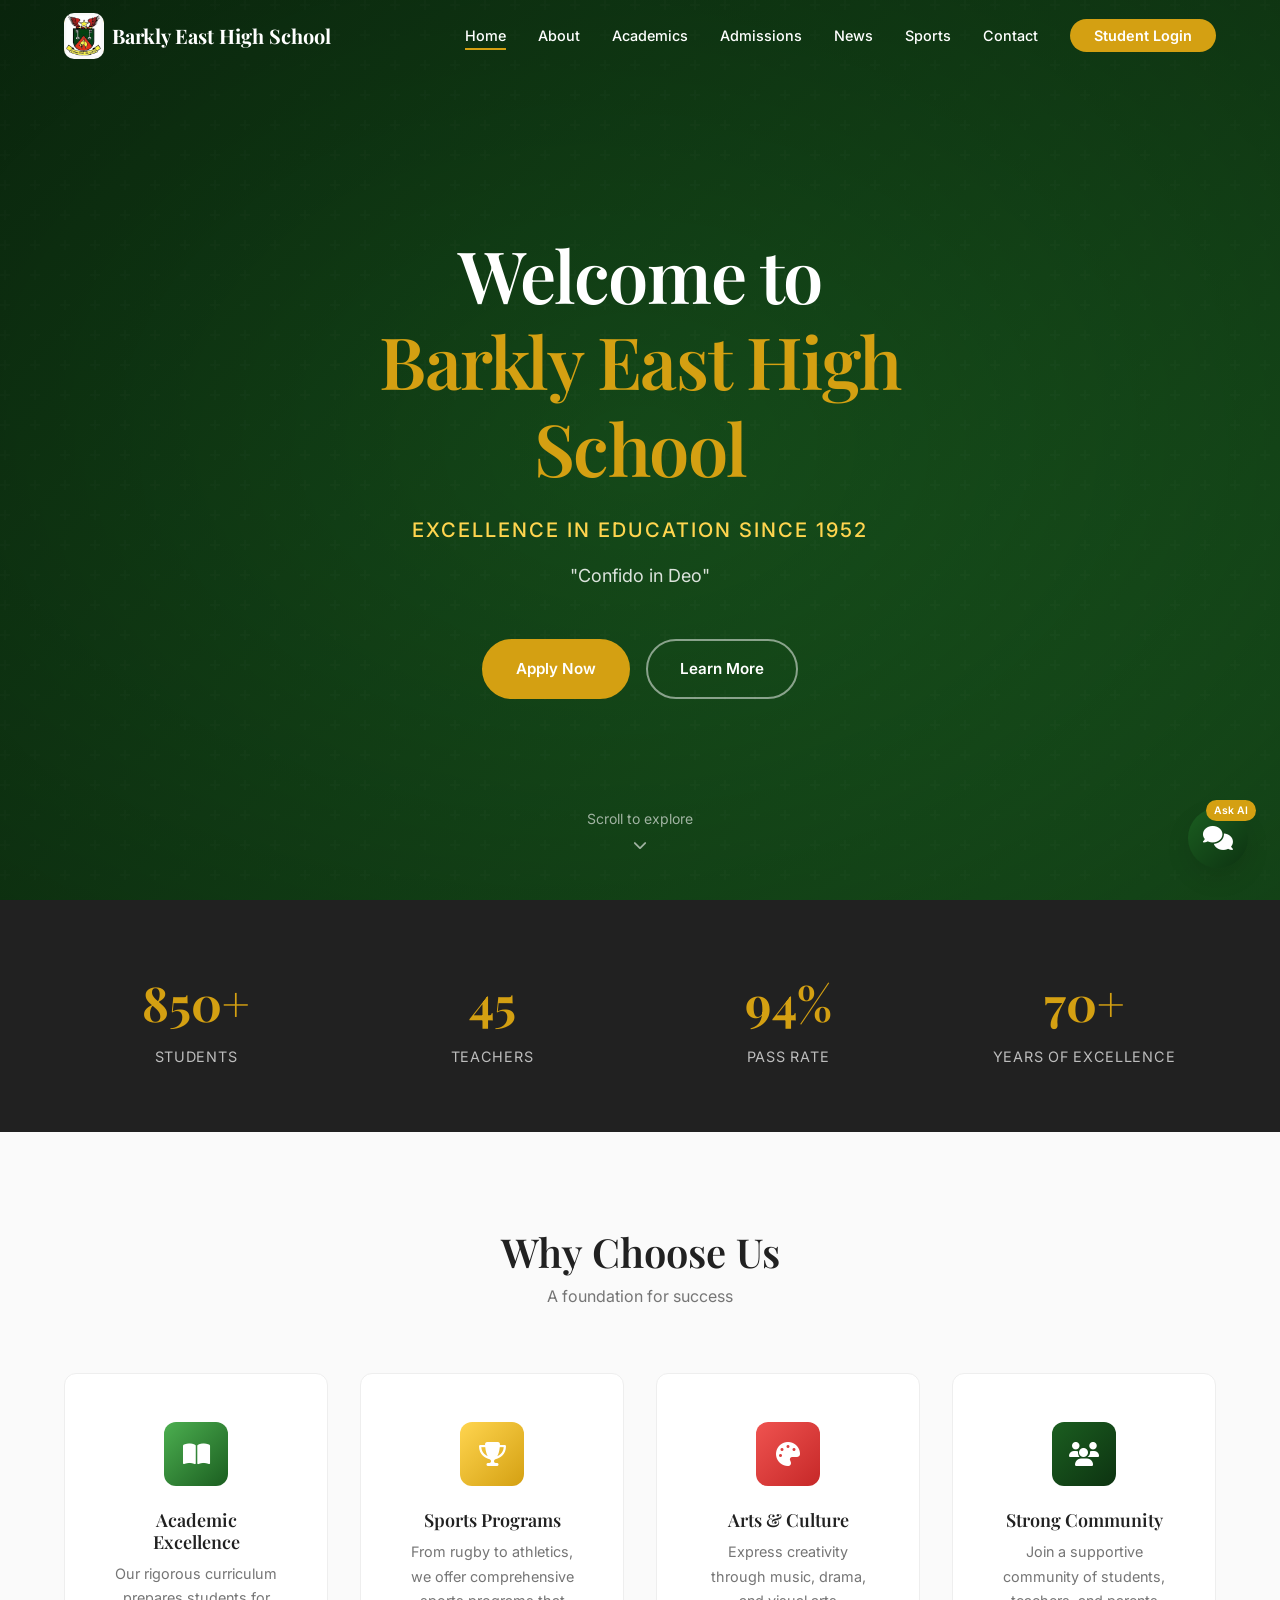
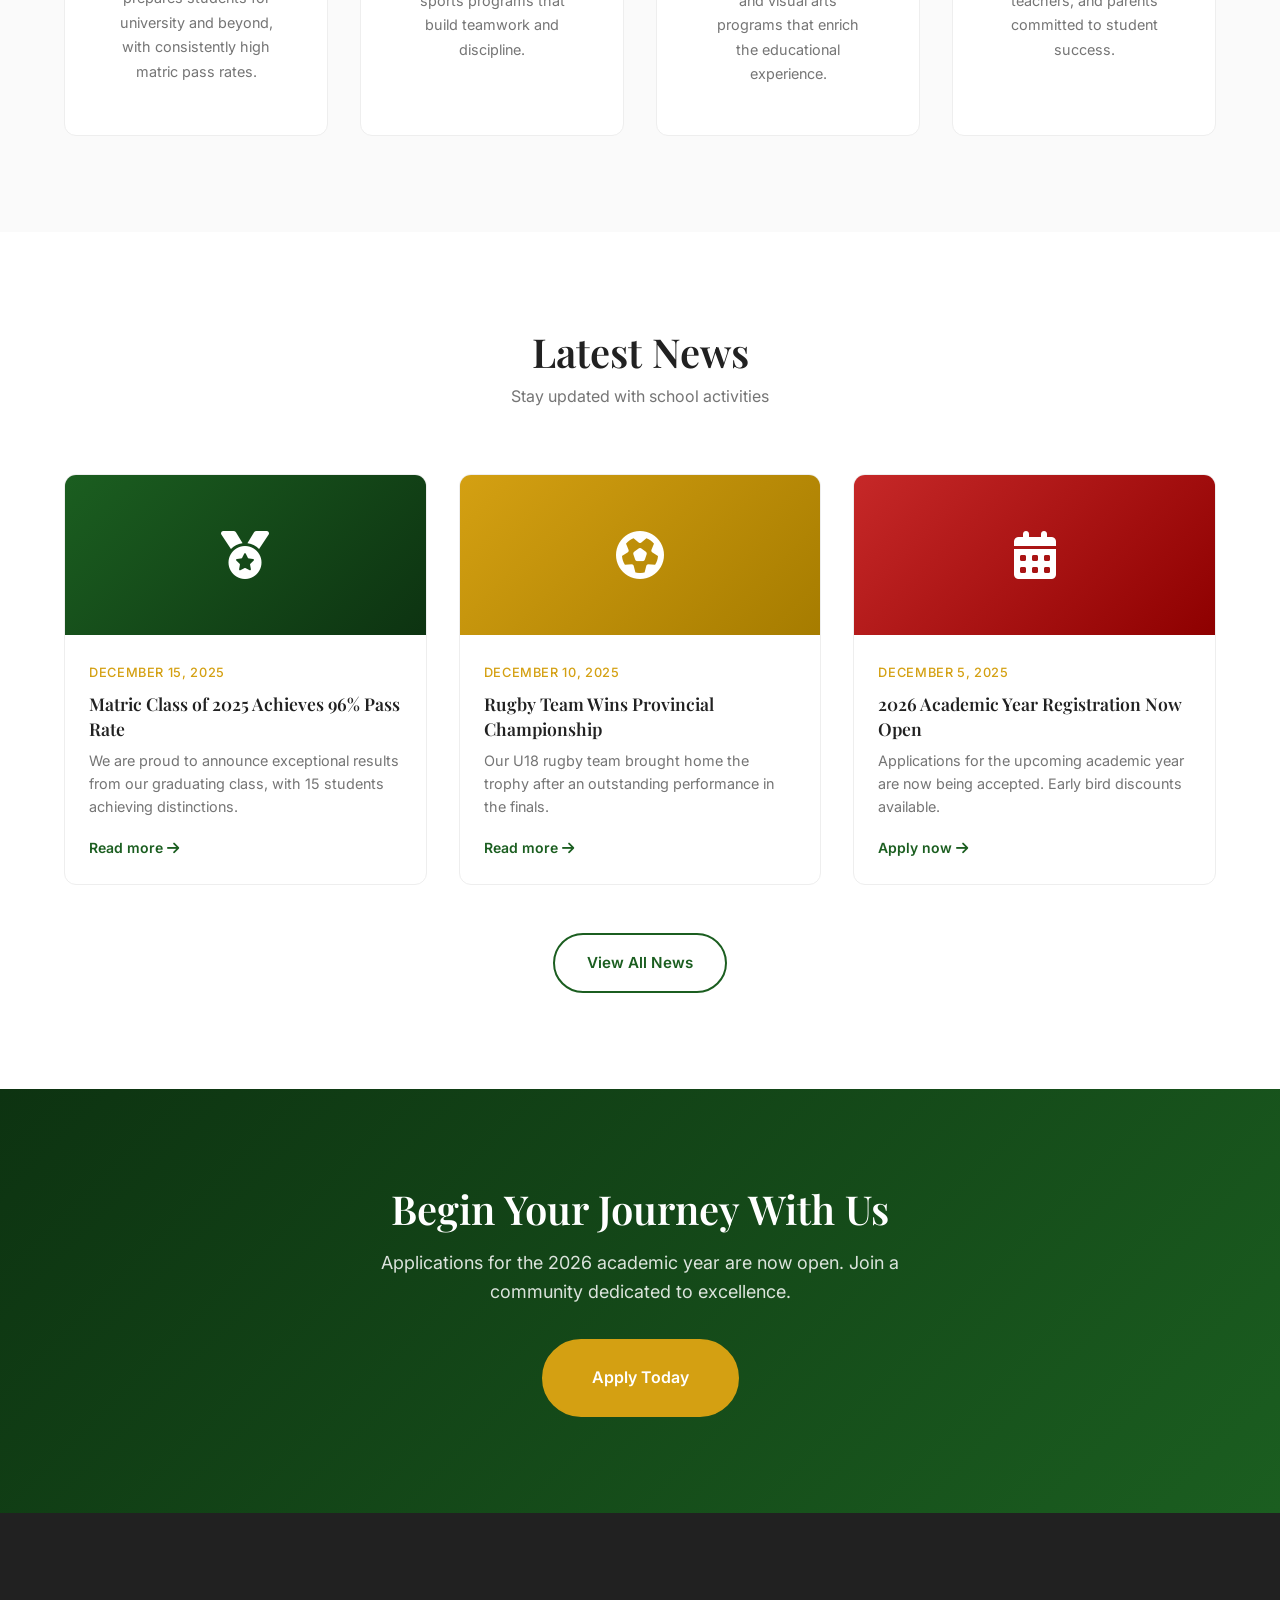
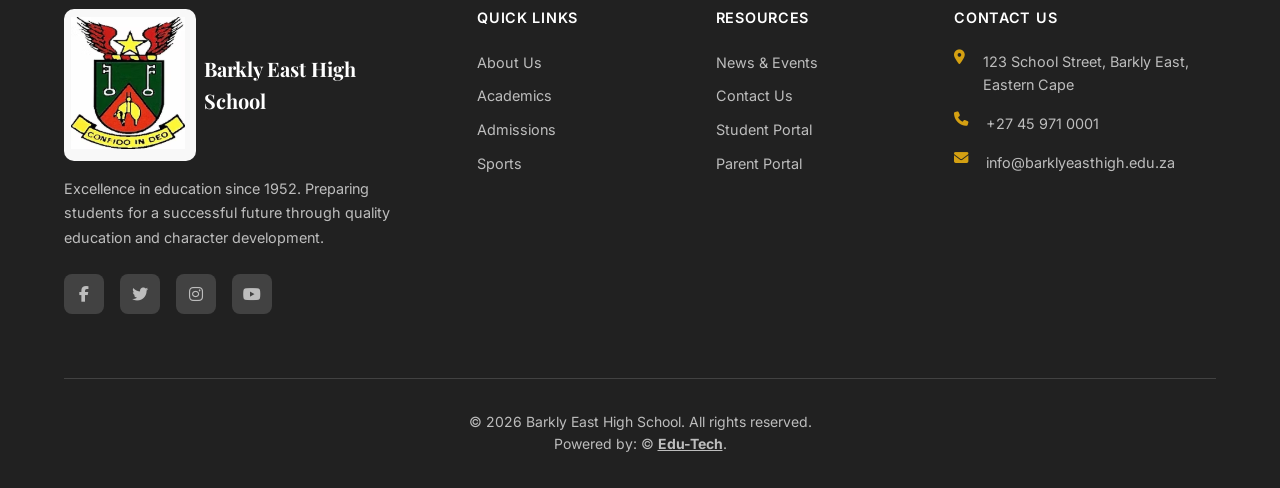
<file: index.html>
<!DOCTYPE html>
<html lang="en">
<head>
    <meta charset="UTF-8">
    <meta name="viewport" content="width=device-width, initial-scale=1.0">
    <title>Barkly East High School</title>
    <link rel="icon" type="image/png" href="images/BEHS_logo.png">
    <link rel="preconnect" href="https://fonts.googleapis.com">
    <link rel="preconnect" href="https://fonts.gstatic.com" crossorigin>
    <link href="https://fonts.googleapis.com/css2?family=Playfair+Display:wght@400;600;700&family=Inter:wght@300;400;500;600&display=swap" rel="stylesheet">
    <link rel="stylesheet" href="https://cdnjs.cloudflare.com/ajax/libs/font-awesome/6.5.1/css/all.min.css">
    <link rel="stylesheet" href="style.css">
</head>
<body>
    <!-- Navigation -->
    <nav class="navbar" id="navbar">
        <div class="nav-container">
            <a href="index.html" class="nav-logo">
                <div class="logo-icon">
                    <img src="Images/BEHS_logo.png" alt="Barkly East High School Logo" class="barklyEastHighSchoolLogo">
                </div>
                <span class="logo-text">Barkly East High School</span>
            </a>
            
            <button class="nav-toggle" id="navToggle" aria-label="Toggle navigation">
                <span></span>
                <span></span>
                <span></span>
            </button>
            
            <ul class="nav-menu" id="navMenu">
                <li><a href="index.html" class="nav-link active">Home</a></li>
                <li><a href="about.html" class="nav-link">About</a></li>
                <li><a href="academics.html" class="nav-link">Academics</a></li>
                <li><a href="admissions.html" class="nav-link">Admissions</a></li>
                <li><a href="news.html" class="nav-link">News</a></li>
                <li><a href="sports.html" class="nav-link">Sports</a></li>
                <li><a href="contact.html" class="nav-link">Contact</a></li>
                <li><a href="login.html" class="nav-link btn-login">Student Login</a></li>
            </ul>
        </div>
    </nav>

    <!-- Hero Section -->
    <section class="hero">
        <div class="hero-overlay"></div>
        <div class="hero-content">
            <h1 class="hero-title" data-testid="hero-title">Welcome to<br><span class="highlight">Barkly East High School</span></h1>
            <p class="hero-subtitle">Excellence in Education Since 1952</p>
            <p class="hero-description">"Confido in Deo"</p>
            <div class="hero-buttons">
                <a href="admissions.html" class="btn btn-primary" data-testid="apply-now-btn">Apply Now</a>
                <a href="about.html" class="btn btn-secondary" data-testid="learn-more-btn">Learn More</a>
            </div>
        </div>
        <div class="hero-scroll">
            <span>Scroll to explore</span>
            <i class="fas fa-chevron-down"></i>
        </div>
    </section>

    <!-- Stats Section -->
    <section class="stats">
        <div class="container">
            <div class="stats-grid">
                <div class="stat-item" data-testid="stat-students">
                    <div class="stat-number">850+</div>
                    <div class="stat-label">Students</div>
                </div>
                <div class="stat-item" data-testid="stat-teachers">
                    <div class="stat-number">45</div>
                    <div class="stat-label">Teachers</div>
                </div>
                <div class="stat-item" data-testid="stat-pass-rate">
                    <div class="stat-number">94%</div>
                    <div class="stat-label">Pass Rate</div>
                </div>
                <div class="stat-item" data-testid="stat-years">
                    <div class="stat-number">70+</div>
                    <div class="stat-label">Years of Excellence</div>
                </div>
            </div>
        </div>
    </section>

    <!-- Features Section -->
    <section class="features">
        <div class="container">
            <div class="section-header">
                <h2 class="section-title">Why Choose Us</h2>
                <p class="section-subtitle">A foundation for success</p>
            </div>
            <div class="features-grid">
                <div class="feature-card" data-testid="feature-academics">
                    <div class="feature-icon">
                        <i class="fas fa-book-open"></i>
                    </div>
                    <h3>Academic Excellence</h3>
                    <p>Our rigorous curriculum prepares students for university and beyond, with consistently high matric pass rates.</p>
                </div>
                <div class="feature-card" data-testid="feature-sports">
                    <div class="feature-icon">
                        <i class="fas fa-trophy"></i>
                    </div>
                    <h3>Sports Programs</h3>
                    <p>From rugby to athletics, we offer comprehensive sports programs that build teamwork and discipline.</p>
                </div>
                <div class="feature-card" data-testid="feature-arts">
                    <div class="feature-icon">
                        <i class="fas fa-palette"></i>
                    </div>
                    <h3>Arts & Culture</h3>
                    <p>Express creativity through music, drama, and visual arts programs that enrich the educational experience.</p>
                </div>
                <div class="feature-card" data-testid="feature-community">
                    <div class="feature-icon">
                        <i class="fas fa-users"></i>
                    </div>
                    <h3>Strong Community</h3>
                    <p>Join a supportive community of students, teachers, and parents committed to student success.</p>
                </div>
            </div>
        </div>
    </section>

    <!-- News Preview -->
    <section class="news-preview">
        <div class="container">
            <div class="section-header">
                <h2 class="section-title">Latest News</h2>
                <p class="section-subtitle">Stay updated with school activities</p>
            </div>
            <div class="news-grid">
                <article class="news-card" data-testid="news-card-1">
                    <div class="news-image">
                        <i class="fas fa-medal"></i>
                    </div>
                    <div class="news-content">
                        <span class="news-date">December 15, 2025</span>
                        <h3>Matric Class of 2025 Achieves 96% Pass Rate</h3>
                        <p>We are proud to announce exceptional results from our graduating class, with 15 students achieving distinctions.</p>
                        <a href="news.html" class="news-link">Read more <i class="fas fa-arrow-right"></i></a>
                    </div>
                </article>
                <article class="news-card" data-testid="news-card-2">
                    <div class="news-image">
                        <i class="fas fa-futbol"></i>
                    </div>
                    <div class="news-content">
                        <span class="news-date">December 10, 2025</span>
                        <h3>Rugby Team Wins Provincial Championship</h3>
                        <p>Our U18 rugby team brought home the trophy after an outstanding performance in the finals.</p>
                        <a href="news.html" class="news-link">Read more <i class="fas fa-arrow-right"></i></a>
                    </div>
                </article>
                <article class="news-card" data-testid="news-card-3">
                    <div class="news-image">
                        <i class="fas fa-calendar-alt"></i>
                    </div>
                    <div class="news-content">
                        <span class="news-date">December 5, 2025</span>
                        <h3>2026 Academic Year Registration Now Open</h3>
                        <p>Applications for the upcoming academic year are now being accepted. Early bird discounts available.</p>
                        <a href="admissions.html" class="news-link">Apply now <i class="fas fa-arrow-right"></i></a>
                    </div>
                </article>
            </div>
            <div class="section-cta">
                <a href="news.html" class="btn btn-outline" data-testid="view-all-news-btn">View All News</a>
            </div>
        </div>
    </section>

    <!-- CTA Section -->
    <section class="cta-section">
        <div class="container">
            <div class="cta-content">
                <h2>Begin Your Journey With Us</h2>
                <p>Applications for the 2026 academic year are now open. Join a community dedicated to excellence.</p>
                <a href="admissions.html" class="btn btn-primary btn-lg" data-testid="apply-today-btn">Apply Today</a>
            </div>
        </div>
    </section>

    <!-- Footer -->
    <footer class="footer">
        <div class="container">
            <div class="footer-grid">
                <div class="footer-brand">
                    <a href="index.html" class="footer-logo">
                        <img src="Images/BEHS_logo.png" alt="Barkly East High School Logo" class="barklyEastHighSchoolLogo">
                        <span>Barkly East High School</span>
                    </a>
                    <p>Excellence in education since 1952. Preparing students for a successful future through quality education and character development.</p>
                    <div class="social-links">
                        <a href="#" aria-label="Facebook"><i class="fab fa-facebook-f"></i></a>
                        <a href="#" aria-label="Twitter"><i class="fab fa-twitter"></i></a>
                        <a href="#" aria-label="Instagram"><i class="fab fa-instagram"></i></a>
                        <a href="#" aria-label="YouTube"><i class="fab fa-youtube"></i></a>
                    </div>
                </div>
                <div class="footer-links">
                    <h4>Quick Links</h4>
                    <ul>
                        <li><a href="about.html">About Us</a></li>
                        <li><a href="academics.html">Academics</a></li>
                        <li><a href="admissions.html">Admissions</a></li>
                        <li><a href="sports.html">Sports</a></li>
                    </ul>
                </div>
                <div class="footer-links">
                    <h4>Resources</h4>
                    <ul>
                        <li><a href="news.html">News & Events</a></li>
                        <li><a href="contact.html">Contact Us</a></li>
                        <li><a href="login.html">Student Portal</a></li>
                        <li><a href="parent-portal.html">Parent Portal</a></li>
                    </ul>
                </div>
                <div class="footer-contact">
                    <h4>Contact Us</h4>
                    <ul>
                        <li><i class="fas fa-map-marker-alt"></i> 123 School Street, Barkly East, Eastern Cape</li>
                        <li><i class="fas fa-phone"></i> +27 45 971 0001</li>
                        <li><i class="fas fa-envelope"></i> info@barklyeasthigh.edu.za</li>
                    </ul>
                </div>
            </div>
            <div class="footer-bottom">
                <p>&copy; 2026 Barkly East High School. All rights reserved.</p>
                <p>Powered by: &copy; <a href="https://romeooemor.github.io/Edu-Tech/"><b><u>Edu-Tech</u></b></a>.</p>
            </div>
        </div>
    </footer>

    <!-- Chatbot Widget -->
    <div class="chatbot-widget" id="chatbotWidget" data-testid="chatbot-widget">
        <button class="chatbot-toggle" id="chatbotToggle" data-testid="chatbot-toggle">
            <i class="fas fa-comments"></i>
            <span class="chatbot-badge">Ask AI</span>
        </button>
        <div class="chatbot-container" id="chatbotContainer">
            <div class="chatbot-header">
                <div class="chatbot-header-info">
                    <i class="fas fa-robot"></i>
                    <span>School Assistant</span>
                </div>
                <button class="chatbot-close" id="chatbotClose" data-testid="chatbot-close">
                    <i class="fas fa-times"></i>
                </button>
            </div>
            <div class="chatbot-messages" id="chatbotMessages" data-testid="chatbot-messages">
                <div class="chat-message bot">
                    <div class="message-content">
                        <p>Hello! I'm your school assistant. How can I help you today? Ask me about admissions, academics, sports, or anything else!</p>
                    </div>
                </div>
            </div>
            <div class="chatbot-input-container">
                <input type="text" id="chatbotInput" class="chatbot-input" placeholder="Type your question..." data-testid="chatbot-input">
                <button id="chatbotSend" class="chatbot-send" data-testid="chatbot-send">
                    <i class="fas fa-paper-plane"></i>
                </button>
            </div>
        </div>
    </div>

    <script src="script.js"></script>
</body>
</html>
</file>
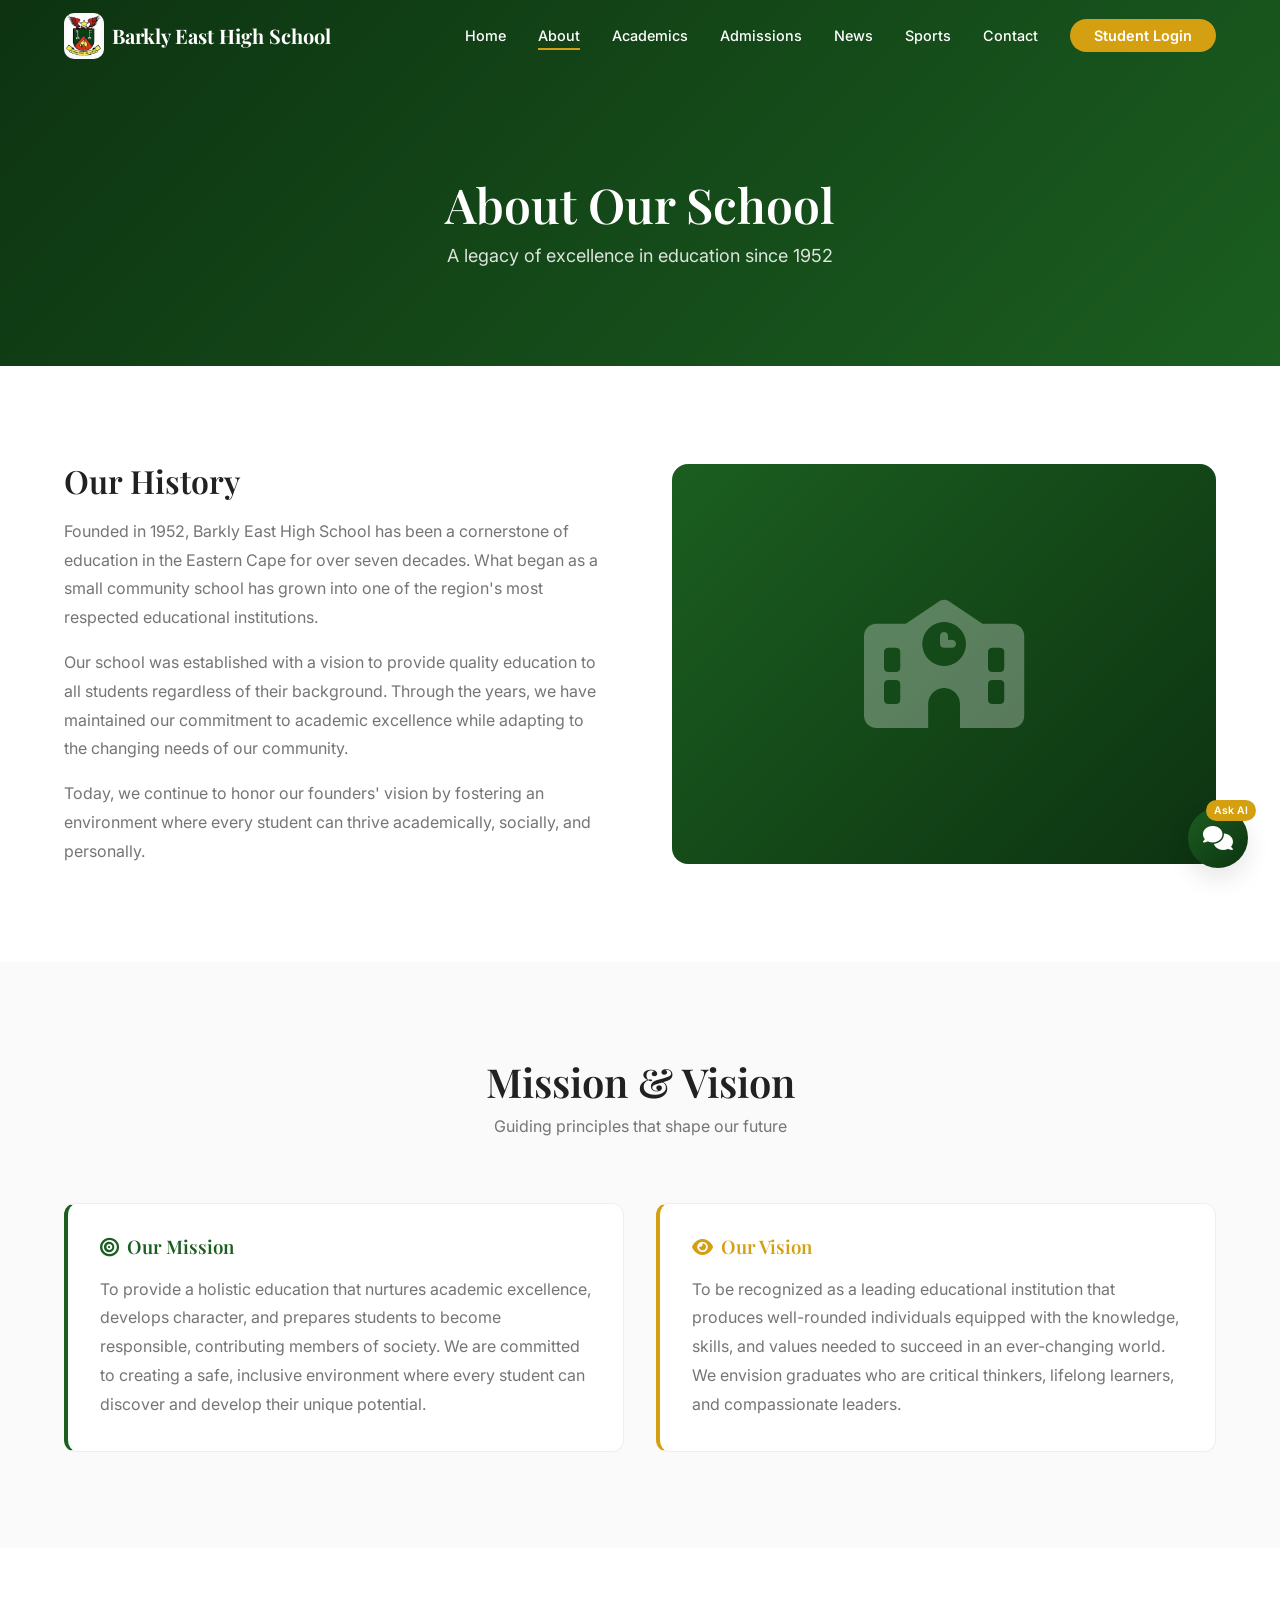
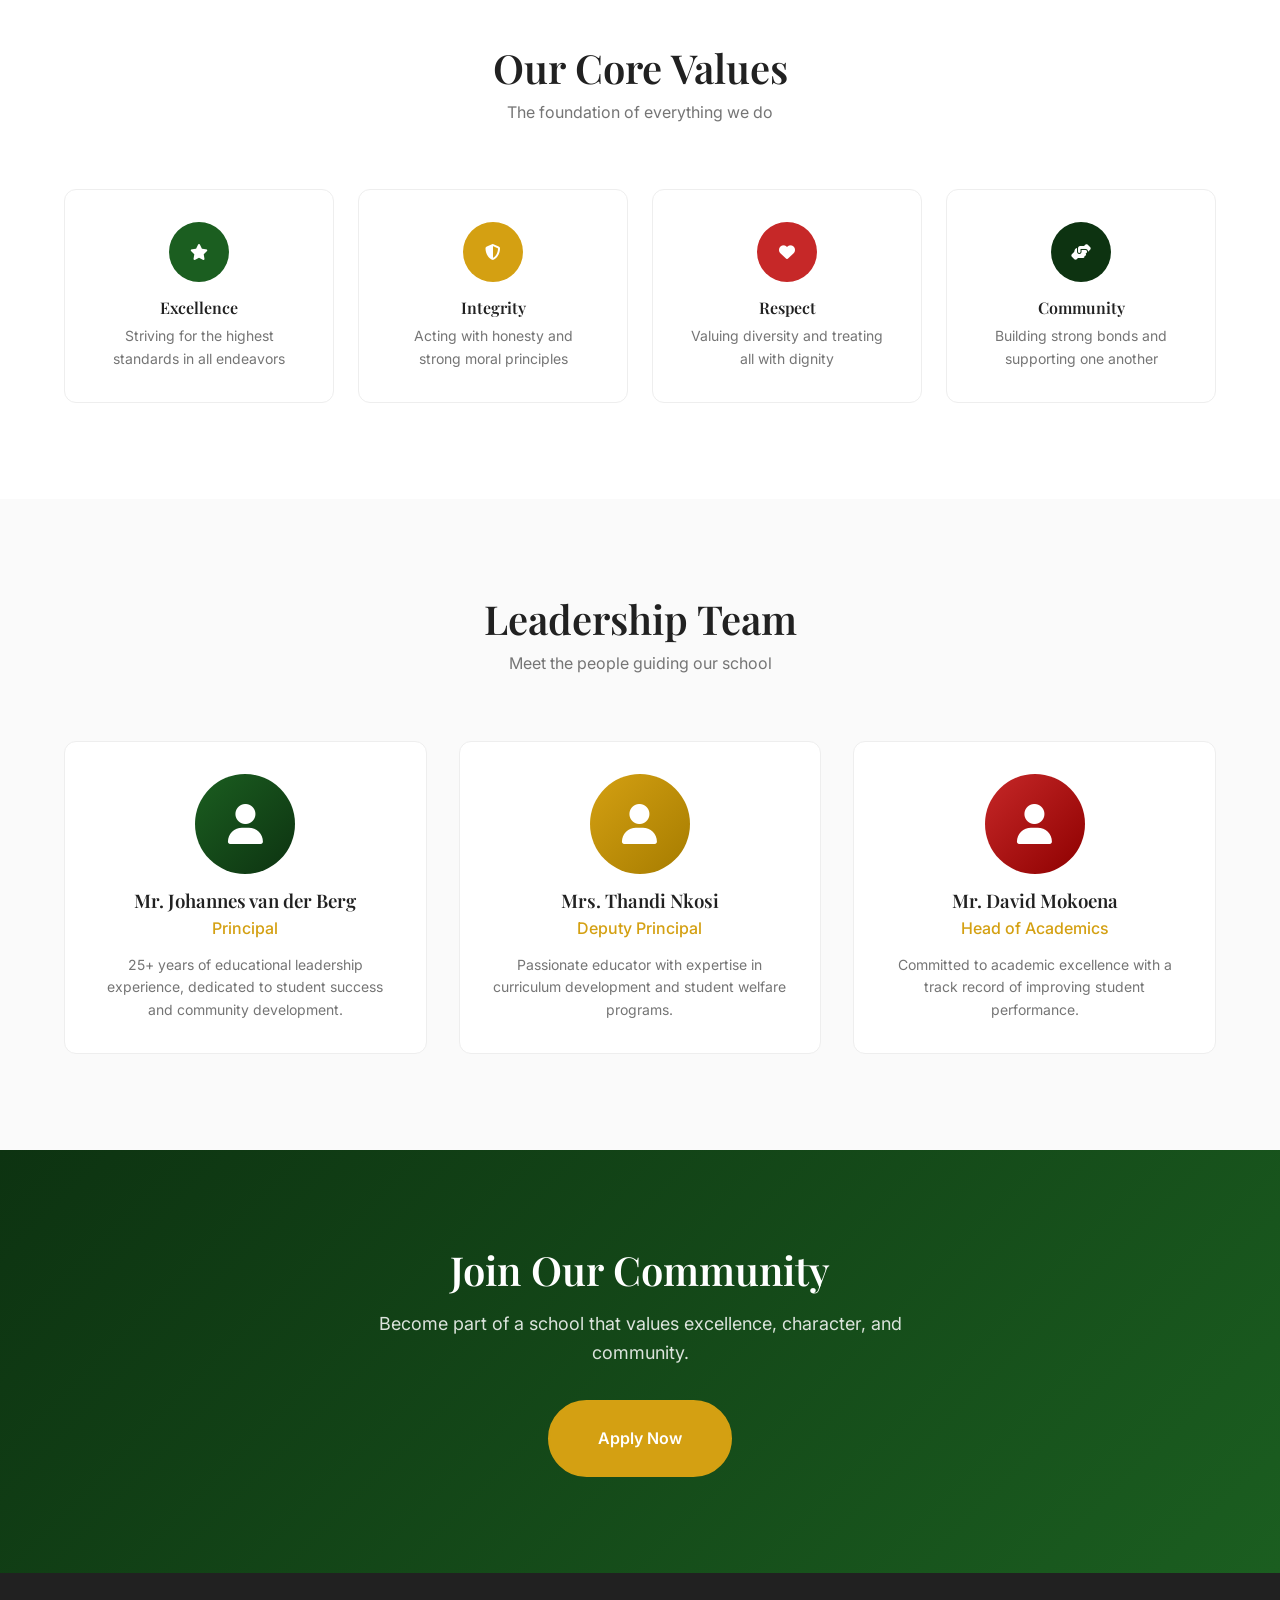
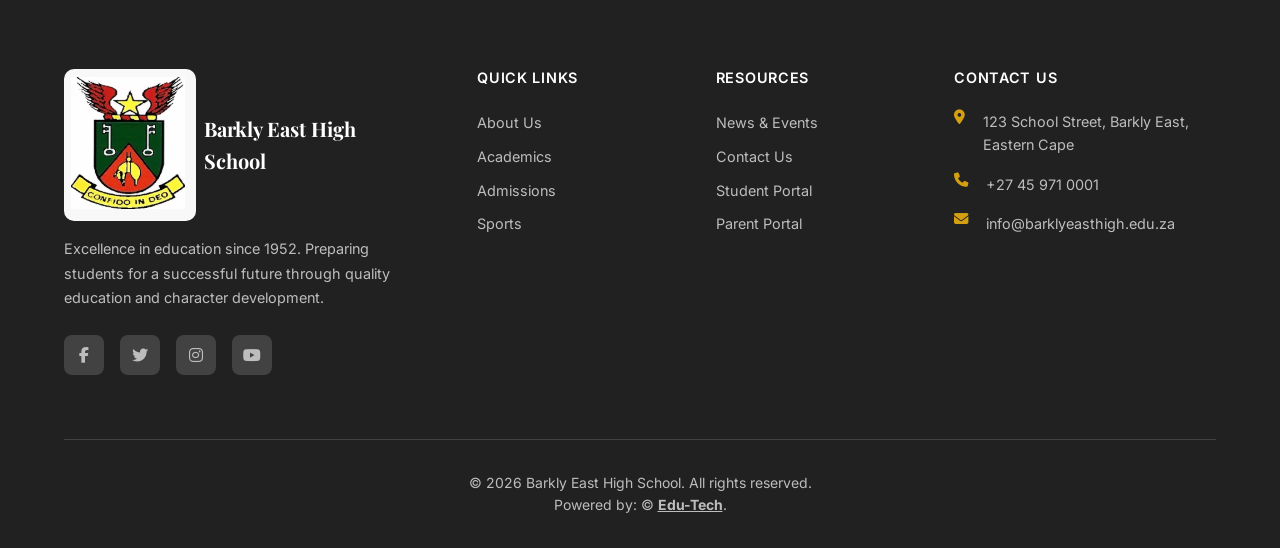
<file: about.html>
<!DOCTYPE html>
<html lang="en">
<head>
    <meta charset="UTF-8">
    <meta name="viewport" content="width=device-width, initial-scale=1.0">
    <title>About Us - Barkly East High School</title>
    <link rel="icon" type="image/png" href="images/BEHS_logo.png">
    <link rel="preconnect" href="https://fonts.googleapis.com">
    <link rel="preconnect" href="https://fonts.gstatic.com" crossorigin>
    <link href="https://fonts.googleapis.com/css2?family=Playfair+Display:wght@400;600;700&family=Inter:wght@300;400;500;600&display=swap" rel="stylesheet">
    <link rel="stylesheet" href="https://cdnjs.cloudflare.com/ajax/libs/font-awesome/6.5.1/css/all.min.css">
    <link rel="stylesheet" href="style.css">
</head>
<body>
    <!-- Navigation -->
    <nav class="navbar scrolled" id="navbar">
        <div class="nav-container">
            <a href="index.html" class="nav-logo">
                <div class="logo-icon">
                    <img src="Images/BEHS_logo.png" alt="Barkly East High School Logo" class="barklyEastHighSchoolLogo">
                </div>
                <span class="logo-text">Barkly East High School</span>
            </a>
            
            <button class="nav-toggle" id="navToggle" aria-label="Toggle navigation">
                <span></span>
                <span></span>
                <span></span>
            </button>
            
            <ul class="nav-menu" id="navMenu">
                <li><a href="index.html" class="nav-link">Home</a></li>
                <li><a href="about.html" class="nav-link active">About</a></li>
                <li><a href="academics.html" class="nav-link">Academics</a></li>
                <li><a href="admissions.html" class="nav-link">Admissions</a></li>
                <li><a href="news.html" class="nav-link">News</a></li>
                <li><a href="sports.html" class="nav-link">Sports</a></li>
                <li><a href="contact.html" class="nav-link">Contact</a></li>
                <li><a href="login.html" class="nav-link btn-login">Student Login</a></li>
            </ul>
        </div>
    </nav>

    <!-- Page Header -->
    <section class="page-header">
        <div class="container">
            <h1 data-testid="about-page-title">About Our School</h1>
            <p>A legacy of excellence in education since 1952</p>
        </div>
    </section>

    <!-- History Section -->
    <section class="content-section">
        <div class="container">
            <div class="about-intro" style="display: grid; grid-template-columns: 1fr 1fr; gap: 4rem; align-items: center;">
                <div class="about-text">
                    <h2 style="font-size: 2rem; margin-bottom: 1rem; color: var(--gray-900);">Our History</h2>
                    <p style="color: var(--gray-600); margin-bottom: 1rem; line-height: 1.8;">
                        Founded in 1952, Barkly East High School has been a cornerstone of education in the Eastern Cape for over seven decades. What began as a small community school has grown into one of the region's most respected educational institutions.
                    </p>
                    <p style="color: var(--gray-600); margin-bottom: 1rem; line-height: 1.8;">
                        Our school was established with a vision to provide quality education to all students regardless of their background. Through the years, we have maintained our commitment to academic excellence while adapting to the changing needs of our community.
                    </p>
                    <p style="color: var(--gray-600); line-height: 1.8;">
                        Today, we continue to honor our founders' vision by fostering an environment where every student can thrive academically, socially, and personally.
                    </p>
                </div>
                <div class="about-image" style="background: linear-gradient(135deg, var(--green-primary), var(--green-dark)); border-radius: var(--radius-xl); height: 400px; display: flex; align-items: center; justify-content: center;">
                    <i class="fas fa-school" style="font-size: 8rem; color: rgba(255,255,255,0.3);"></i>
                </div>
            </div>
        </div>
    </section>

    <!-- Mission & Vision -->
    <section class="content-section alt">
        <div class="container">
            <div class="section-header">
                <h2 class="section-title">Mission & Vision</h2>
                <p class="section-subtitle">Guiding principles that shape our future</p>
            </div>
            <div style="display: grid; grid-template-columns: repeat(2, 1fr); gap: 2rem;">
                <div class="card" data-testid="mission-card" style="border-left: 4px solid var(--green-primary);">
                    <h3 style="color: var(--green-primary); margin-bottom: 1rem; display: flex; align-items: center; gap: 0.5rem;">
                        <i class="fas fa-bullseye"></i> Our Mission
                    </h3>
                    <p style="color: var(--gray-600); line-height: 1.8;">
                        To provide a holistic education that nurtures academic excellence, develops character, and prepares students to become responsible, contributing members of society. We are committed to creating a safe, inclusive environment where every student can discover and develop their unique potential.
                    </p>
                </div>
                <div class="card" data-testid="vision-card" style="border-left: 4px solid var(--gold-primary);">
                    <h3 style="color: var(--gold-primary); margin-bottom: 1rem; display: flex; align-items: center; gap: 0.5rem;">
                        <i class="fas fa-eye"></i> Our Vision
                    </h3>
                    <p style="color: var(--gray-600); line-height: 1.8;">
                        To be recognized as a leading educational institution that produces well-rounded individuals equipped with the knowledge, skills, and values needed to succeed in an ever-changing world. We envision graduates who are critical thinkers, lifelong learners, and compassionate leaders.
                    </p>
                </div>
            </div>
        </div>
    </section>

    <!-- Core Values -->
    <section class="content-section">
        <div class="container">
            <div class="section-header">
                <h2 class="section-title">Our Core Values</h2>
                <p class="section-subtitle">The foundation of everything we do</p>
            </div>
            <div style="display: grid; grid-template-columns: repeat(4, 1fr); gap: 1.5rem;">
                <div class="card text-center" data-testid="value-excellence">
                    <div style="width: 60px; height: 60px; background: var(--green-primary); border-radius: 50%; display: flex; align-items: center; justify-content: center; margin: 0 auto 1rem; color: white;">
                        <i class="fas fa-star"></i>
                    </div>
                    <h4 style="margin-bottom: 0.5rem;">Excellence</h4>
                    <p style="font-size: 0.875rem; color: var(--gray-600);">Striving for the highest standards in all endeavors</p>
                </div>
                <div class="card text-center" data-testid="value-integrity">
                    <div style="width: 60px; height: 60px; background: var(--gold-primary); border-radius: 50%; display: flex; align-items: center; justify-content: center; margin: 0 auto 1rem; color: white;">
                        <i class="fas fa-shield-alt"></i>
                    </div>
                    <h4 style="margin-bottom: 0.5rem;">Integrity</h4>
                    <p style="font-size: 0.875rem; color: var(--gray-600);">Acting with honesty and strong moral principles</p>
                </div>
                <div class="card text-center" data-testid="value-respect">
                    <div style="width: 60px; height: 60px; background: var(--red-primary); border-radius: 50%; display: flex; align-items: center; justify-content: center; margin: 0 auto 1rem; color: white;">
                        <i class="fas fa-heart"></i>
                    </div>
                    <h4 style="margin-bottom: 0.5rem;">Respect</h4>
                    <p style="font-size: 0.875rem; color: var(--gray-600);">Valuing diversity and treating all with dignity</p>
                </div>
                <div class="card text-center" data-testid="value-community">
                    <div style="width: 60px; height: 60px; background: var(--green-dark); border-radius: 50%; display: flex; align-items: center; justify-content: center; margin: 0 auto 1rem; color: white;">
                        <i class="fas fa-hands-helping"></i>
                    </div>
                    <h4 style="margin-bottom: 0.5rem;">Community</h4>
                    <p style="font-size: 0.875rem; color: var(--gray-600);">Building strong bonds and supporting one another</p>
                </div>
            </div>
        </div>
    </section>

    <!-- Leadership Team -->
    <section class="content-section alt">
        <div class="container">
            <div class="section-header">
                <h2 class="section-title">Leadership Team</h2>
                <p class="section-subtitle">Meet the people guiding our school</p>
            </div>
            <div style="display: grid; grid-template-columns: repeat(3, 1fr); gap: 2rem;">
                <div class="card text-center" data-testid="leader-principal">
                    <div style="width: 100px; height: 100px; background: linear-gradient(135deg, var(--green-primary), var(--green-dark)); border-radius: 50%; display: flex; align-items: center; justify-content: center; margin: 0 auto 1rem; color: white; font-size: 2.5rem;">
                        <i class="fas fa-user"></i>
                    </div>
                    <h3 style="margin-bottom: 0.25rem;">Mr. Johannes van der Berg</h3>
                    <p style="color: var(--gold-primary); font-weight: 500; margin-bottom: 0.75rem;">Principal</p>
                    <p style="font-size: 0.875rem; color: var(--gray-600);">25+ years of educational leadership experience, dedicated to student success and community development.</p>
                </div>
                <div class="card text-center" data-testid="leader-deputy">
                    <div style="width: 100px; height: 100px; background: linear-gradient(135deg, var(--gold-primary), var(--gold-dark)); border-radius: 50%; display: flex; align-items: center; justify-content: center; margin: 0 auto 1rem; color: white; font-size: 2.5rem;">
                        <i class="fas fa-user"></i>
                    </div>
                    <h3 style="margin-bottom: 0.25rem;">Mrs. Thandi Nkosi</h3>
                    <p style="color: var(--gold-primary); font-weight: 500; margin-bottom: 0.75rem;">Deputy Principal</p>
                    <p style="font-size: 0.875rem; color: var(--gray-600);">Passionate educator with expertise in curriculum development and student welfare programs.</p>
                </div>
                <div class="card text-center" data-testid="leader-hod">
                    <div style="width: 100px; height: 100px; background: linear-gradient(135deg, var(--red-primary), var(--red-dark)); border-radius: 50%; display: flex; align-items: center; justify-content: center; margin: 0 auto 1rem; color: white; font-size: 2.5rem;">
                        <i class="fas fa-user"></i>
                    </div>
                    <h3 style="margin-bottom: 0.25rem;">Mr. David Mokoena</h3>
                    <p style="color: var(--gold-primary); font-weight: 500; margin-bottom: 0.75rem;">Head of Academics</p>
                    <p style="font-size: 0.875rem; color: var(--gray-600);">Committed to academic excellence with a track record of improving student performance.</p>
                </div>
            </div>
        </div>
    </section>

    <!-- CTA Section -->
    <section class="cta-section">
        <div class="container">
            <div class="cta-content">
                <h2>Join Our Community</h2>
                <p>Become part of a school that values excellence, character, and community.</p>
                <a href="admissions.html" class="btn btn-primary btn-lg" data-testid="about-apply-btn">Apply Now</a>
            </div>
        </div>
    </section>

    <!-- Footer -->
    <footer class="footer">
        <div class="container">
            <div class="footer-grid">
                <div class="footer-brand">
                    <a href="index.html" class="footer-logo">
                        <img src="Images/BEHS_logo.png" alt="Barkly East High School Logo" class="barklyEastHighSchoolLogo">
                        <span>Barkly East High School</span>
                    </a>
                    <p>Excellence in education since 1952. Preparing students for a successful future through quality education and character development.</p>
                    <div class="social-links">
                        <a href="#" aria-label="Facebook"><i class="fab fa-facebook-f"></i></a>
                        <a href="#" aria-label="Twitter"><i class="fab fa-twitter"></i></a>
                        <a href="#" aria-label="Instagram"><i class="fab fa-instagram"></i></a>
                        <a href="#" aria-label="YouTube"><i class="fab fa-youtube"></i></a>
                    </div>
                </div>
                <div class="footer-links">
                    <h4>Quick Links</h4>
                    <ul>
                        <li><a href="about.html">About Us</a></li>
                        <li><a href="academics.html">Academics</a></li>
                        <li><a href="admissions.html">Admissions</a></li>
                        <li><a href="sports.html">Sports</a></li>
                    </ul>
                </div>
                <div class="footer-links">
                    <h4>Resources</h4>
                    <ul>
                        <li><a href="news.html">News & Events</a></li>
                        <li><a href="contact.html">Contact Us</a></li>
                        <li><a href="login.html">Student Portal</a></li>
                        <li><a href="parent-portal.html">Parent Portal</a></li>
                    </ul>
                </div>
                <div class="footer-contact">
                    <h4>Contact Us</h4>
                    <ul>
                        <li><i class="fas fa-map-marker-alt"></i> 123 School Street, Barkly East, Eastern Cape</li>
                        <li><i class="fas fa-phone"></i> +27 45 971 0001</li>
                        <li><i class="fas fa-envelope"></i> info@barklyeasthigh.edu.za</li>
                    </ul>
                </div>
            </div>
            <div class="footer-bottom">
                <p>&copy; 2026 Barkly East High School. All rights reserved.</p>
                <p>Powered by: &copy; <a href="https://romeooemor.github.io/Edu-Tech/"><b><u>Edu-Tech</u></b></a>.</p>
            </div>
        </div>
    </footer>

    <!-- Chatbot Widget -->
    <div class="chatbot-widget" id="chatbotWidget" data-testid="chatbot-widget">
        <button class="chatbot-toggle" id="chatbotToggle" data-testid="chatbot-toggle">
            <i class="fas fa-comments"></i>
            <span class="chatbot-badge">Ask AI</span>
        </button>
        <div class="chatbot-container" id="chatbotContainer">
            <div class="chatbot-header">
                <div class="chatbot-header-info">
                    <i class="fas fa-robot"></i>
                    <span>School Assistant</span>
                </div>
                <button class="chatbot-close" id="chatbotClose" data-testid="chatbot-close">
                    <i class="fas fa-times"></i>
                </button>
            </div>
            <div class="chatbot-messages" id="chatbotMessages" data-testid="chatbot-messages">
                <div class="chat-message bot">
                    <div class="message-content">
                        <p>Hello! I'm your school assistant. How can I help you today?</p>
                    </div>
                </div>
            </div>
            <div class="chatbot-input-container">
                <input type="text" id="chatbotInput" class="chatbot-input" placeholder="Type your question..." data-testid="chatbot-input">
                <button id="chatbotSend" class="chatbot-send" data-testid="chatbot-send">
                    <i class="fas fa-paper-plane"></i>
                </button>
            </div>
        </div>
    </div>

    <script src="script.js"></script>
    <style>
        @media (max-width: 768px) {
            .about-intro { grid-template-columns: 1fr !important; }
            .about-image { height: 250px !important; }
            [style*="grid-template-columns: repeat(4"] { grid-template-columns: repeat(2, 1fr) !important; }
            [style*="grid-template-columns: repeat(3"] { grid-template-columns: 1fr !important; }
            [style*="grid-template-columns: repeat(2"] { grid-template-columns: 1fr !important; }
        }
    </style>
</body>
</html>
</file>
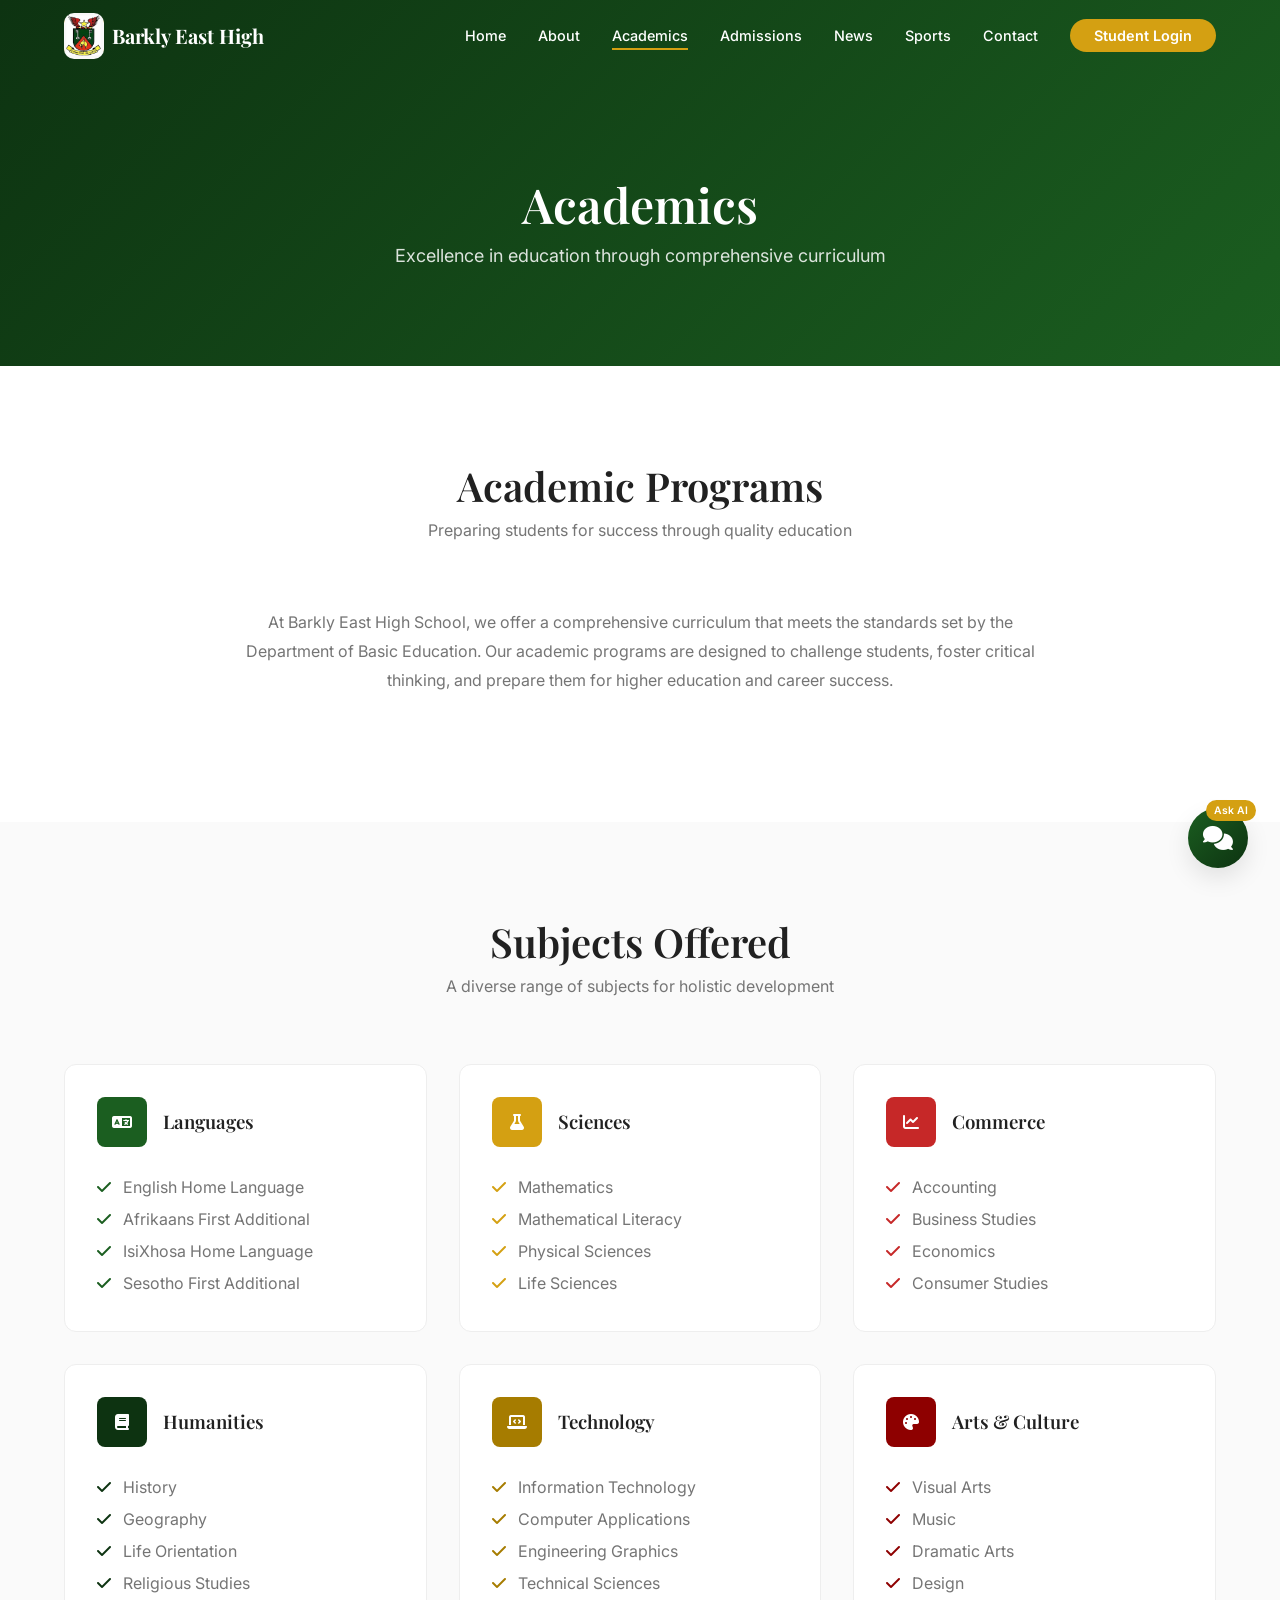
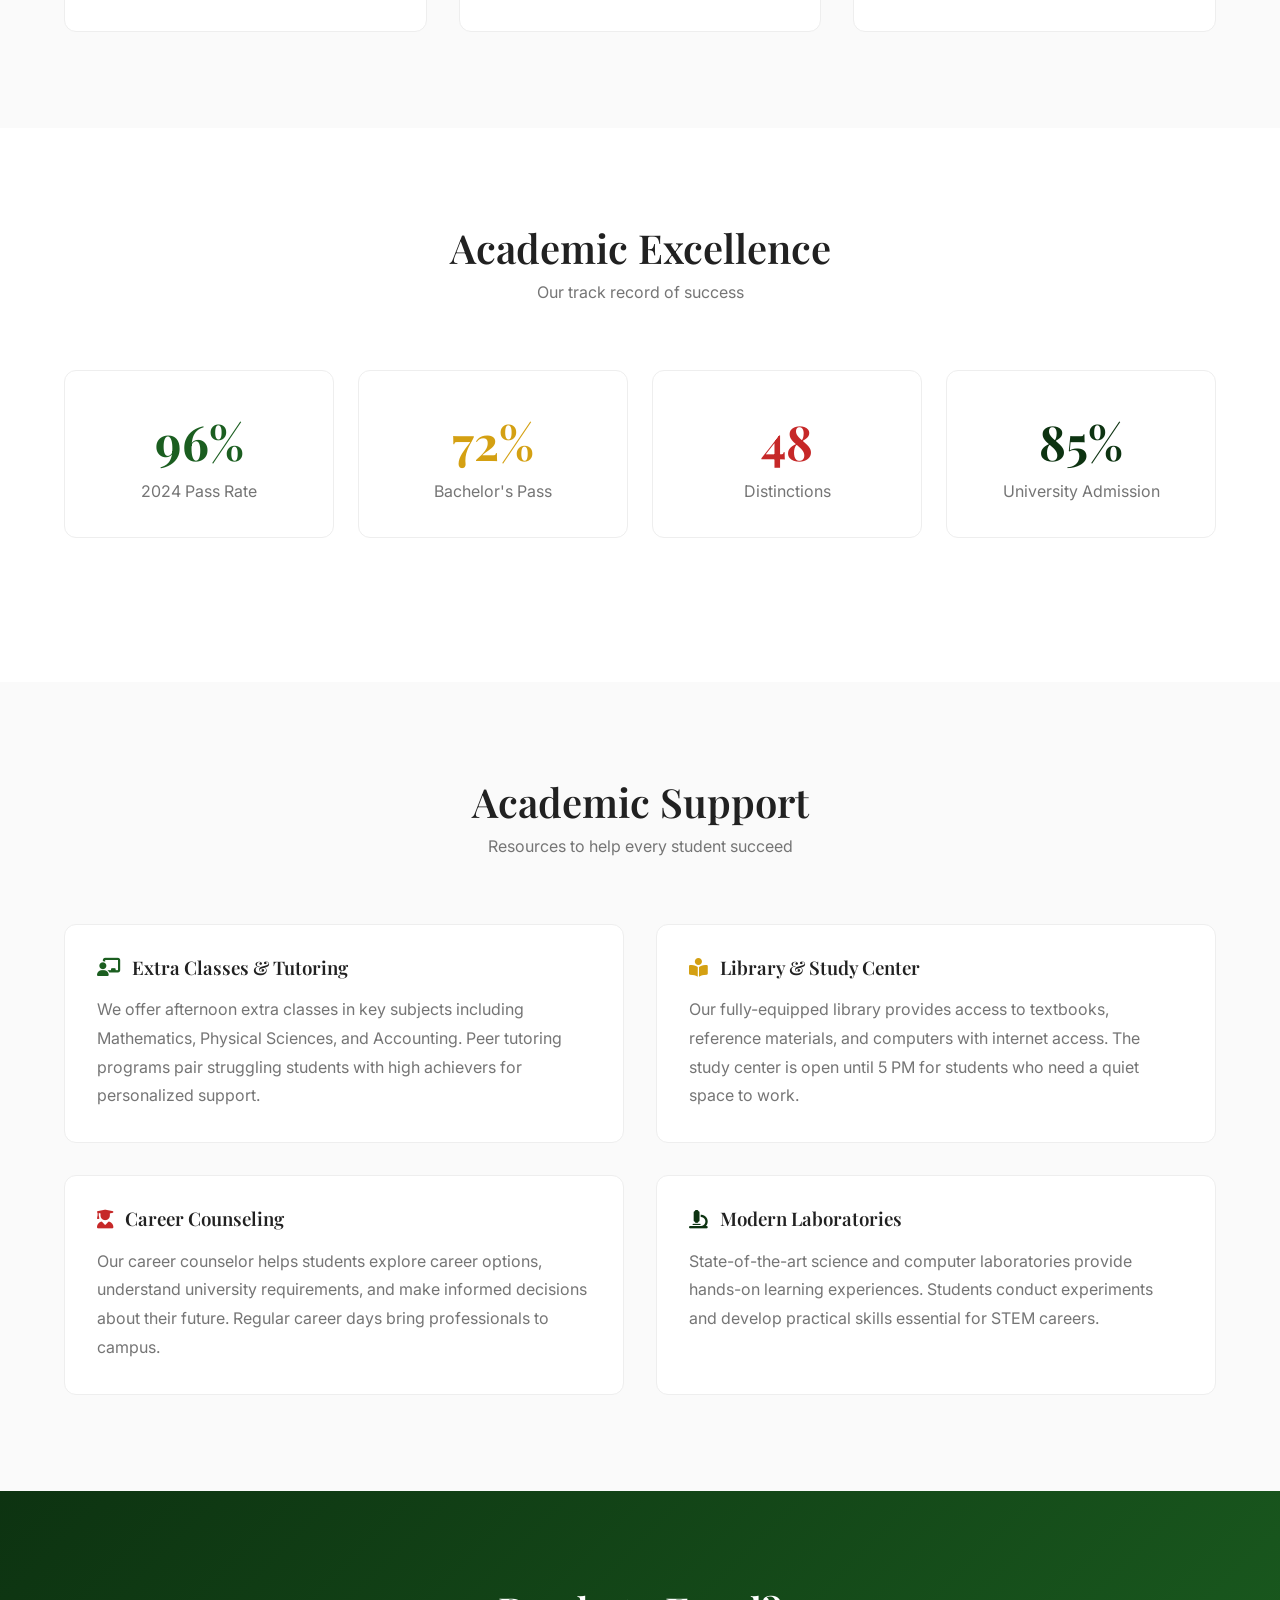
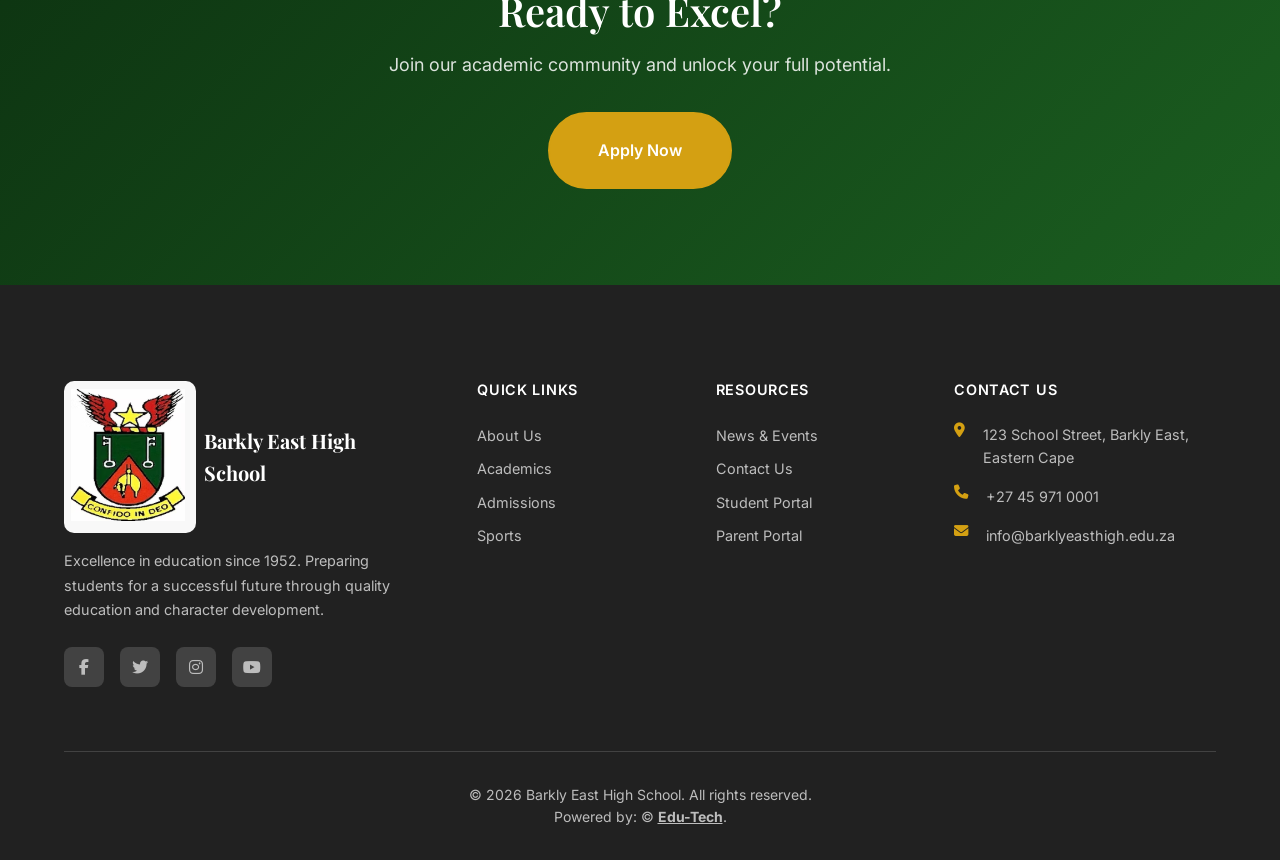
<file: academics.html>
<!DOCTYPE html>
<html lang="en">
<head>
    <meta charset="UTF-8">
    <meta name="viewport" content="width=device-width, initial-scale=1.0">
    <title>Academics - Barkly East High School</title>
    <link rel="icon" type="image/png" href="images/BEHS_logo.png">
    <link rel="preconnect" href="https://fonts.googleapis.com">
    <link rel="preconnect" href="https://fonts.gstatic.com" crossorigin>
    <link href="https://fonts.googleapis.com/css2?family=Playfair+Display:wght@400;600;700&family=Inter:wght@300;400;500;600&display=swap" rel="stylesheet">
    <link rel="stylesheet" href="https://cdnjs.cloudflare.com/ajax/libs/font-awesome/6.5.1/css/all.min.css">
    <link rel="stylesheet" href="style.css">
</head>
<body>
    <!-- Navigation -->
    <nav class="navbar scrolled" id="navbar">
        <div class="nav-container">
            <a href="index.html" class="nav-logo">
                <div class="logo-icon">
                    <img src="Images/BEHS_logo.png" alt="Barkly East High School Logo" class="barklyEastHighSchoolLogo">
                </div>
                <span class="logo-text">Barkly East High</span>
            </a>
            
            <button class="nav-toggle" id="navToggle" aria-label="Toggle navigation">
                <span></span>
                <span></span>
                <span></span>
            </button>
            
            <ul class="nav-menu" id="navMenu">
                <li><a href="index.html" class="nav-link">Home</a></li>
                <li><a href="about.html" class="nav-link">About</a></li>
                <li><a href="academics.html" class="nav-link active">Academics</a></li>
                <li><a href="admissions.html" class="nav-link">Admissions</a></li>
                <li><a href="news.html" class="nav-link">News</a></li>
                <li><a href="sports.html" class="nav-link">Sports</a></li>
                <li><a href="contact.html" class="nav-link">Contact</a></li>
                <li><a href="login.html" class="nav-link btn-login">Student Login</a></li>
            </ul>
        </div>
    </nav>

    <!-- Page Header -->
    <section class="page-header">
        <div class="container">
            <h1 data-testid="academics-page-title">Academics</h1>
            <p>Excellence in education through comprehensive curriculum</p>
        </div>
    </section>

    <!-- Overview Section -->
    <section class="content-section">
        <div class="container">
            <div class="section-header">
                <h2 class="section-title">Academic Programs</h2>
                <p class="section-subtitle">Preparing students for success through quality education</p>
            </div>
            <div style="max-width: 800px; margin: 0 auto; text-align: center;">
                <p style="color: var(--gray-600); line-height: 1.8; margin-bottom: 2rem;">
                    At Barkly East High School, we offer a comprehensive curriculum that meets the standards set by the Department of Basic Education. Our academic programs are designed to challenge students, foster critical thinking, and prepare them for higher education and career success.
                </p>
            </div>
        </div>
    </section>

    <!-- Subjects Section -->
    <section class="content-section alt">
        <div class="container">
            <div class="section-header">
                <h2 class="section-title">Subjects Offered</h2>
                <p class="section-subtitle">A diverse range of subjects for holistic development</p>
            </div>
            
            <div style="display: grid; grid-template-columns: repeat(3, 1fr); gap: 2rem;">
                <!-- Languages -->
                <div class="card" data-testid="subject-languages">
                    <div style="display: flex; align-items: center; gap: 1rem; margin-bottom: 1.5rem;">
                        <div style="width: 50px; height: 50px; background: var(--green-primary); border-radius: var(--radius-md); display: flex; align-items: center; justify-content: center; color: white;">
                            <i class="fas fa-language"></i>
                        </div>
                        <h3 style="margin: 0;">Languages</h3>
                    </div>
                    <ul style="color: var(--gray-600); line-height: 2;">
                        <li><i class="fas fa-check" style="color: var(--green-primary); margin-right: 0.5rem;"></i> English Home Language</li>
                        <li><i class="fas fa-check" style="color: var(--green-primary); margin-right: 0.5rem;"></i> Afrikaans First Additional</li>
                        <li><i class="fas fa-check" style="color: var(--green-primary); margin-right: 0.5rem;"></i> IsiXhosa Home Language</li>
                        <li><i class="fas fa-check" style="color: var(--green-primary); margin-right: 0.5rem;"></i> Sesotho First Additional</li>
                    </ul>
                </div>

                <!-- Sciences -->
                <div class="card" data-testid="subject-sciences">
                    <div style="display: flex; align-items: center; gap: 1rem; margin-bottom: 1.5rem;">
                        <div style="width: 50px; height: 50px; background: var(--gold-primary); border-radius: var(--radius-md); display: flex; align-items: center; justify-content: center; color: white;">
                            <i class="fas fa-flask"></i>
                        </div>
                        <h3 style="margin: 0;">Sciences</h3>
                    </div>
                    <ul style="color: var(--gray-600); line-height: 2;">
                        <li><i class="fas fa-check" style="color: var(--gold-primary); margin-right: 0.5rem;"></i> Mathematics</li>
                        <li><i class="fas fa-check" style="color: var(--gold-primary); margin-right: 0.5rem;"></i> Mathematical Literacy</li>
                        <li><i class="fas fa-check" style="color: var(--gold-primary); margin-right: 0.5rem;"></i> Physical Sciences</li>
                        <li><i class="fas fa-check" style="color: var(--gold-primary); margin-right: 0.5rem;"></i> Life Sciences</li>
                    </ul>
                </div>

                <!-- Commerce -->
                <div class="card" data-testid="subject-commerce">
                    <div style="display: flex; align-items: center; gap: 1rem; margin-bottom: 1.5rem;">
                        <div style="width: 50px; height: 50px; background: var(--red-primary); border-radius: var(--radius-md); display: flex; align-items: center; justify-content: center; color: white;">
                            <i class="fas fa-chart-line"></i>
                        </div>
                        <h3 style="margin: 0;">Commerce</h3>
                    </div>
                    <ul style="color: var(--gray-600); line-height: 2;">
                        <li><i class="fas fa-check" style="color: var(--red-primary); margin-right: 0.5rem;"></i> Accounting</li>
                        <li><i class="fas fa-check" style="color: var(--red-primary); margin-right: 0.5rem;"></i> Business Studies</li>
                        <li><i class="fas fa-check" style="color: var(--red-primary); margin-right: 0.5rem;"></i> Economics</li>
                        <li><i class="fas fa-check" style="color: var(--red-primary); margin-right: 0.5rem;"></i> Consumer Studies</li>
                    </ul>
                </div>

                <!-- Humanities -->
                <div class="card" data-testid="subject-humanities">
                    <div style="display: flex; align-items: center; gap: 1rem; margin-bottom: 1.5rem;">
                        <div style="width: 50px; height: 50px; background: var(--green-dark); border-radius: var(--radius-md); display: flex; align-items: center; justify-content: center; color: white;">
                            <i class="fas fa-book"></i>
                        </div>
                        <h3 style="margin: 0;">Humanities</h3>
                    </div>
                    <ul style="color: var(--gray-600); line-height: 2;">
                        <li><i class="fas fa-check" style="color: var(--green-dark); margin-right: 0.5rem;"></i> History</li>
                        <li><i class="fas fa-check" style="color: var(--green-dark); margin-right: 0.5rem;"></i> Geography</li>
                        <li><i class="fas fa-check" style="color: var(--green-dark); margin-right: 0.5rem;"></i> Life Orientation</li>
                        <li><i class="fas fa-check" style="color: var(--green-dark); margin-right: 0.5rem;"></i> Religious Studies</li>
                    </ul>
                </div>

                <!-- Technology -->
                <div class="card" data-testid="subject-technology">
                    <div style="display: flex; align-items: center; gap: 1rem; margin-bottom: 1.5rem;">
                        <div style="width: 50px; height: 50px; background: var(--gold-dark); border-radius: var(--radius-md); display: flex; align-items: center; justify-content: center; color: white;">
                            <i class="fas fa-laptop-code"></i>
                        </div>
                        <h3 style="margin: 0;">Technology</h3>
                    </div>
                    <ul style="color: var(--gray-600); line-height: 2;">
                        <li><i class="fas fa-check" style="color: var(--gold-dark); margin-right: 0.5rem;"></i> Information Technology</li>
                        <li><i class="fas fa-check" style="color: var(--gold-dark); margin-right: 0.5rem;"></i> Computer Applications</li>
                        <li><i class="fas fa-check" style="color: var(--gold-dark); margin-right: 0.5rem;"></i> Engineering Graphics</li>
                        <li><i class="fas fa-check" style="color: var(--gold-dark); margin-right: 0.5rem;"></i> Technical Sciences</li>
                    </ul>
                </div>

                <!-- Arts -->
                <div class="card" data-testid="subject-arts">
                    <div style="display: flex; align-items: center; gap: 1rem; margin-bottom: 1.5rem;">
                        <div style="width: 50px; height: 50px; background: var(--red-dark); border-radius: var(--radius-md); display: flex; align-items: center; justify-content: center; color: white;">
                            <i class="fas fa-palette"></i>
                        </div>
                        <h3 style="margin: 0;">Arts & Culture</h3>
                    </div>
                    <ul style="color: var(--gray-600); line-height: 2;">
                        <li><i class="fas fa-check" style="color: var(--red-dark); margin-right: 0.5rem;"></i> Visual Arts</li>
                        <li><i class="fas fa-check" style="color: var(--red-dark); margin-right: 0.5rem;"></i> Music</li>
                        <li><i class="fas fa-check" style="color: var(--red-dark); margin-right: 0.5rem;"></i> Dramatic Arts</li>
                        <li><i class="fas fa-check" style="color: var(--red-dark); margin-right: 0.5rem;"></i> Design</li>
                    </ul>
                </div>
            </div>
        </div>
    </section>

    <!-- Academic Results -->
    <section class="content-section">
        <div class="container">
            <div class="section-header">
                <h2 class="section-title">Academic Excellence</h2>
                <p class="section-subtitle">Our track record of success</p>
            </div>
            
            <div style="display: grid; grid-template-columns: repeat(4, 1fr); gap: 1.5rem; margin-bottom: 3rem;">
                <div class="card text-center" data-testid="result-passrate">
                    <div style="font-size: 3rem; font-weight: 700; color: var(--green-primary); font-family: var(--font-heading);">96%</div>
                    <p style="color: var(--gray-600);">2024 Pass Rate</p>
                </div>
                <div class="card text-center" data-testid="result-bachelors">
                    <div style="font-size: 3rem; font-weight: 700; color: var(--gold-primary); font-family: var(--font-heading);">72%</div>
                    <p style="color: var(--gray-600);">Bachelor's Pass</p>
                </div>
                <div class="card text-center" data-testid="result-distinctions">
                    <div style="font-size: 3rem; font-weight: 700; color: var(--red-primary); font-family: var(--font-heading);">48</div>
                    <p style="color: var(--gray-600);">Distinctions</p>
                </div>
                <div class="card text-center" data-testid="result-university">
                    <div style="font-size: 3rem; font-weight: 700; color: var(--green-dark); font-family: var(--font-heading);">85%</div>
                    <p style="color: var(--gray-600);">University Admission</p>
                </div>
            </div>
        </div>
    </section>

    <!-- Academic Support -->
    <section class="content-section alt">
        <div class="container">
            <div class="section-header">
                <h2 class="section-title">Academic Support</h2>
                <p class="section-subtitle">Resources to help every student succeed</p>
            </div>
            
            <div style="display: grid; grid-template-columns: repeat(2, 1fr); gap: 2rem;">
                <div class="card" data-testid="support-tutoring">
                    <h3 style="display: flex; align-items: center; gap: 0.75rem; margin-bottom: 1rem;">
                        <i class="fas fa-chalkboard-teacher" style="color: var(--green-primary);"></i>
                        Extra Classes & Tutoring
                    </h3>
                    <p style="color: var(--gray-600); line-height: 1.8;">
                        We offer afternoon extra classes in key subjects including Mathematics, Physical Sciences, and Accounting. Peer tutoring programs pair struggling students with high achievers for personalized support.
                    </p>
                </div>
                <div class="card" data-testid="support-library">
                    <h3 style="display: flex; align-items: center; gap: 0.75rem; margin-bottom: 1rem;">
                        <i class="fas fa-book-reader" style="color: var(--gold-primary);"></i>
                        Library & Study Center
                    </h3>
                    <p style="color: var(--gray-600); line-height: 1.8;">
                        Our fully-equipped library provides access to textbooks, reference materials, and computers with internet access. The study center is open until 5 PM for students who need a quiet space to work.
                    </p>
                </div>
                <div class="card" data-testid="support-counseling">
                    <h3 style="display: flex; align-items: center; gap: 0.75rem; margin-bottom: 1rem;">
                        <i class="fas fa-user-graduate" style="color: var(--red-primary);"></i>
                        Career Counseling
                    </h3>
                    <p style="color: var(--gray-600); line-height: 1.8;">
                        Our career counselor helps students explore career options, understand university requirements, and make informed decisions about their future. Regular career days bring professionals to campus.
                    </p>
                </div>
                <div class="card" data-testid="support-labs">
                    <h3 style="display: flex; align-items: center; gap: 0.75rem; margin-bottom: 1rem;">
                        <i class="fas fa-microscope" style="color: var(--green-dark);"></i>
                        Modern Laboratories
                    </h3>
                    <p style="color: var(--gray-600); line-height: 1.8;">
                        State-of-the-art science and computer laboratories provide hands-on learning experiences. Students conduct experiments and develop practical skills essential for STEM careers.
                    </p>
                </div>
            </div>
        </div>
    </section>

    <!-- CTA Section -->
    <section class="cta-section">
        <div class="container">
            <div class="cta-content">
                <h2>Ready to Excel?</h2>
                <p>Join our academic community and unlock your full potential.</p>
                <a href="admissions.html" class="btn btn-primary btn-lg" data-testid="academics-apply-btn">Apply Now</a>
            </div>
        </div>
    </section>

    <!-- Footer -->
    <footer class="footer">
        <div class="container">
            <div class="footer-grid">
                <div class="footer-brand">
                    <a href="index.html" class="footer-logo">
                        <img src="Images/BEHS_logo.png" alt="Barkly East High School Logo" class="barklyEastHighSchoolLogo">
                        <span>Barkly East High School</span>
                    </a>
                    <p>Excellence in education since 1952. Preparing students for a successful future through quality education and character development.</p>
                    <div class="social-links">
                        <a href="#" aria-label="Facebook"><i class="fab fa-facebook-f"></i></a>
                        <a href="#" aria-label="Twitter"><i class="fab fa-twitter"></i></a>
                        <a href="#" aria-label="Instagram"><i class="fab fa-instagram"></i></a>
                        <a href="#" aria-label="YouTube"><i class="fab fa-youtube"></i></a>
                    </div>
                </div>
                <div class="footer-links">
                    <h4>Quick Links</h4>
                    <ul>
                        <li><a href="about.html">About Us</a></li>
                        <li><a href="academics.html">Academics</a></li>
                        <li><a href="admissions.html">Admissions</a></li>
                        <li><a href="sports.html">Sports</a></li>
                    </ul>
                </div>
                <div class="footer-links">
                    <h4>Resources</h4>
                    <ul>
                        <li><a href="news.html">News & Events</a></li>
                        <li><a href="contact.html">Contact Us</a></li>
                        <li><a href="login.html">Student Portal</a></li>
                        <li><a href="parent-portal.html">Parent Portal</a></li>
                    </ul>
                </div>
                <div class="footer-contact">
                    <h4>Contact Us</h4>
                    <ul>
                        <li><i class="fas fa-map-marker-alt"></i> 123 School Street, Barkly East, Eastern Cape</li>
                        <li><i class="fas fa-phone"></i> +27 45 971 0001</li>
                        <li><i class="fas fa-envelope"></i> info@barklyeasthigh.edu.za</li>
                    </ul>
                </div>
            </div>
            <div class="footer-bottom">
                <p>&copy; 2026 Barkly East High School. All rights reserved.</p>
                <p>Powered by: &copy; <a href="https://romeooemor.github.io/Edu-Tech/"><b><u>Edu-Tech</u></b></a>.</p>
            </div>
        </div>
    </footer>

    <!-- Chatbot Widget -->
    <div class="chatbot-widget" id="chatbotWidget" data-testid="chatbot-widget">
        <button class="chatbot-toggle" id="chatbotToggle" data-testid="chatbot-toggle">
            <i class="fas fa-comments"></i>
            <span class="chatbot-badge">Ask AI</span>
        </button>
        <div class="chatbot-container" id="chatbotContainer">
            <div class="chatbot-header">
                <div class="chatbot-header-info">
                    <i class="fas fa-robot"></i>
                    <span>School Assistant</span>
                </div>
                <button class="chatbot-close" id="chatbotClose" data-testid="chatbot-close">
                    <i class="fas fa-times"></i>
                </button>
            </div>
            <div class="chatbot-messages" id="chatbotMessages" data-testid="chatbot-messages">
                <div class="chat-message bot">
                    <div class="message-content">
                        <p>Hello! I'm your school assistant. How can I help you today?</p>
                    </div>
                </div>
            </div>
            <div class="chatbot-input-container">
                <input type="text" id="chatbotInput" class="chatbot-input" placeholder="Type your question..." data-testid="chatbot-input">
                <button id="chatbotSend" class="chatbot-send" data-testid="chatbot-send">
                    <i class="fas fa-paper-plane"></i>
                </button>
            </div>
        </div>
    </div>

    <script src="script.js"></script>
    <style>
        @media (max-width: 968px) {
            [style*="grid-template-columns: repeat(4"] { grid-template-columns: repeat(2, 1fr) !important; }
            [style*="grid-template-columns: repeat(3"] { grid-template-columns: repeat(2, 1fr) !important; }
        }
        @media (max-width: 576px) {
            [style*="grid-template-columns: repeat"] { grid-template-columns: 1fr !important; }
        }
    </style>
</body>
</html>
</file>
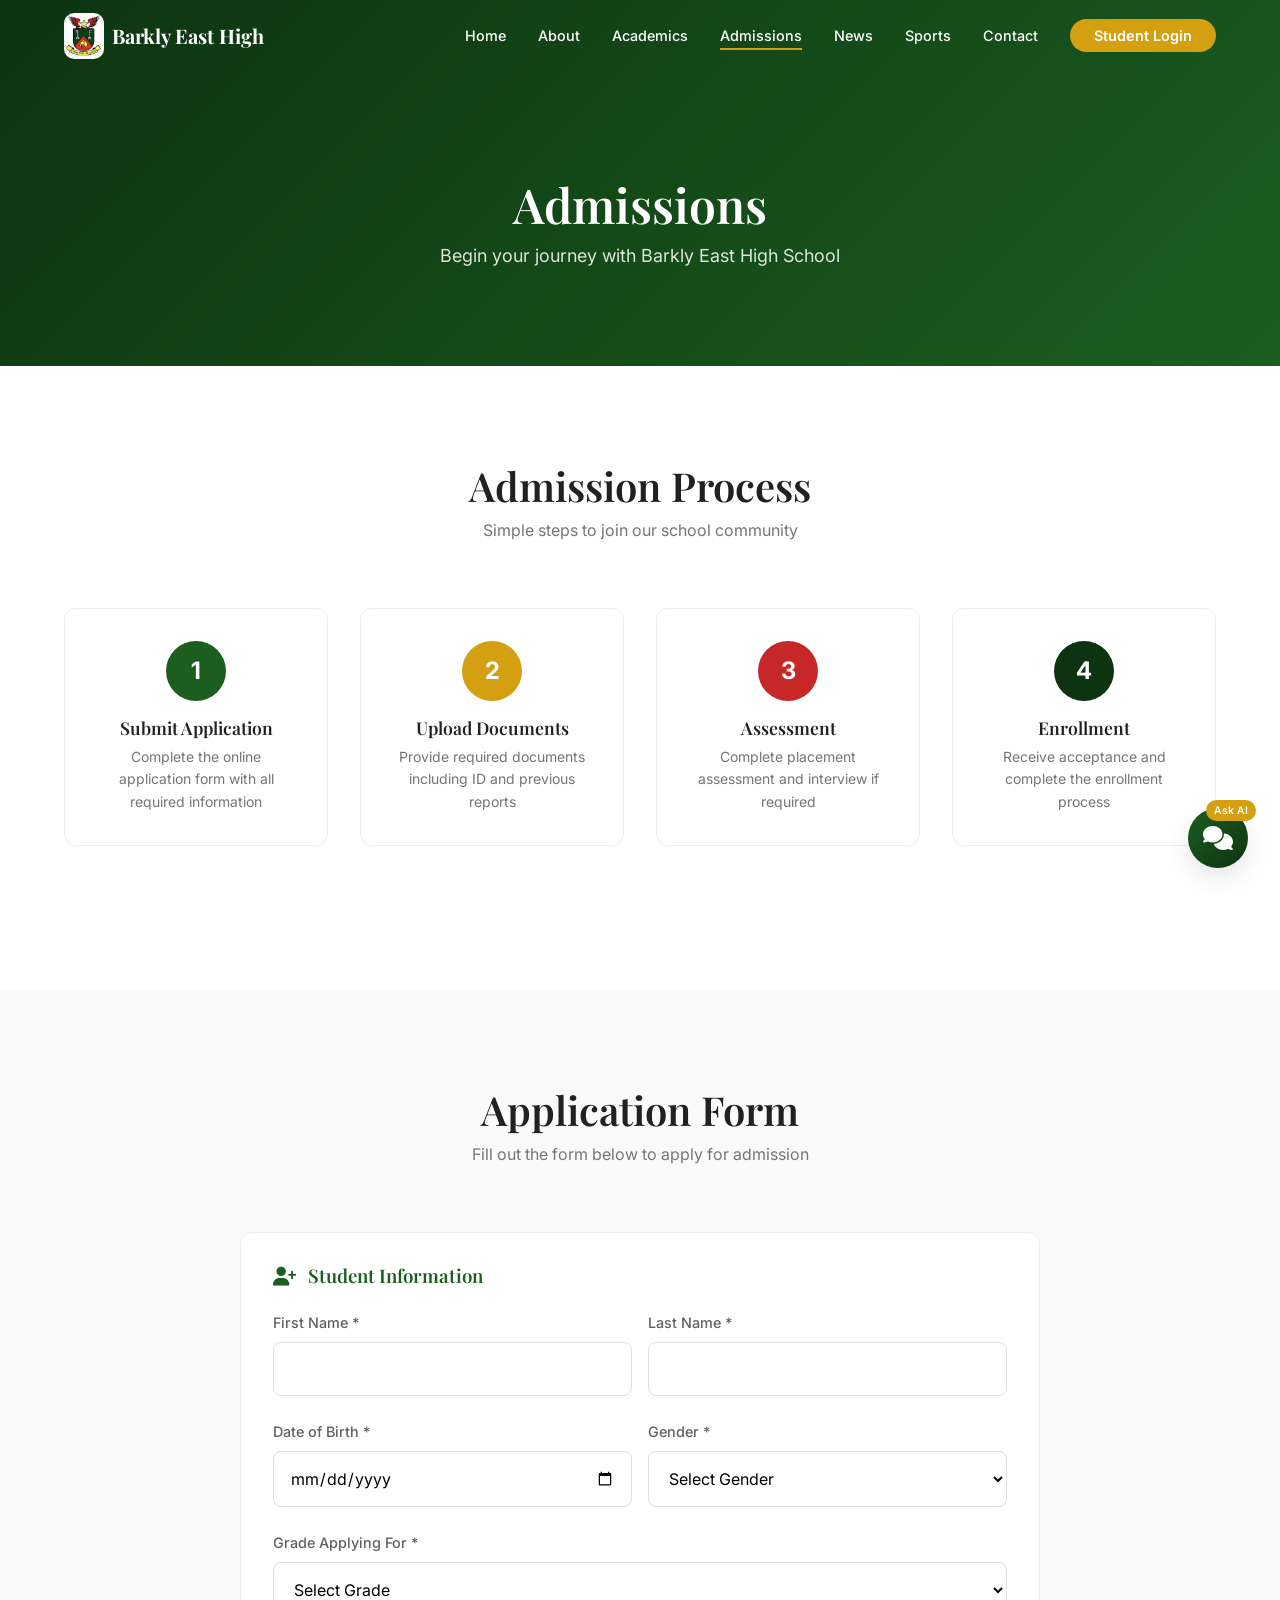
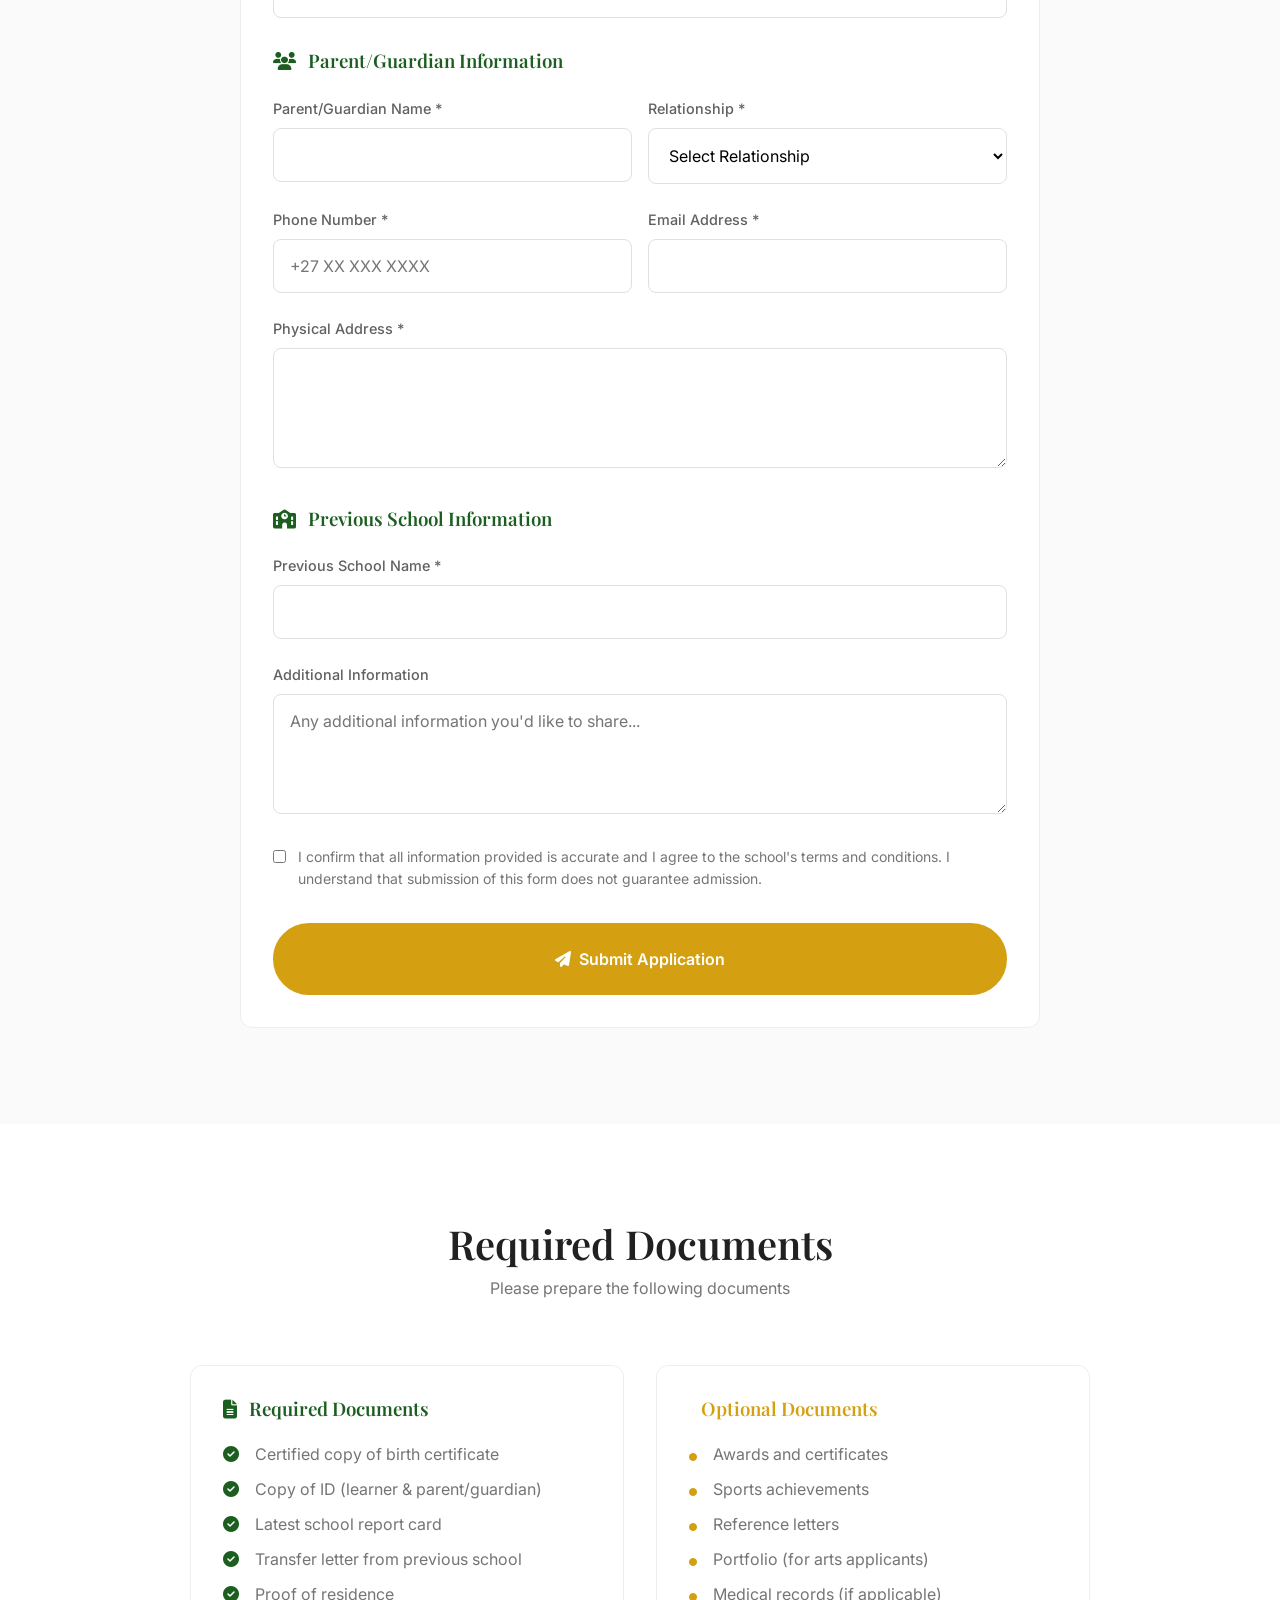
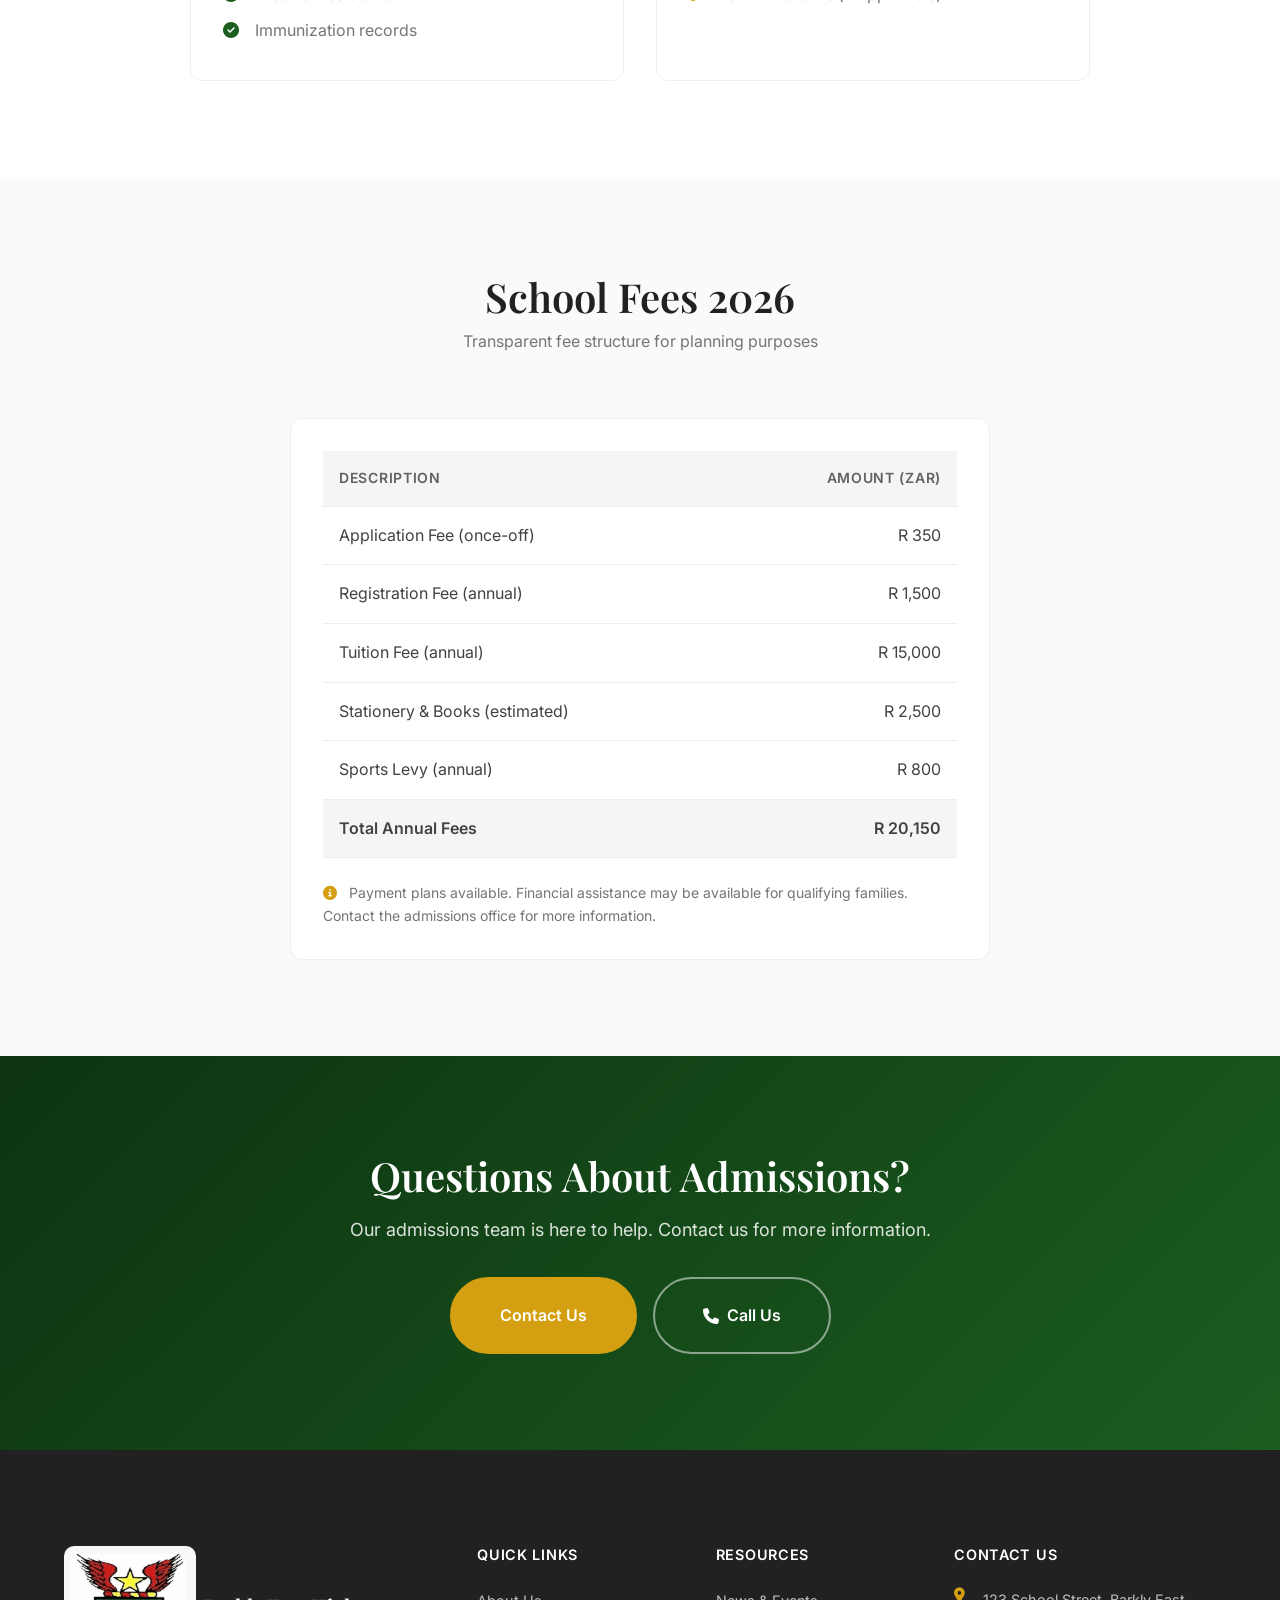
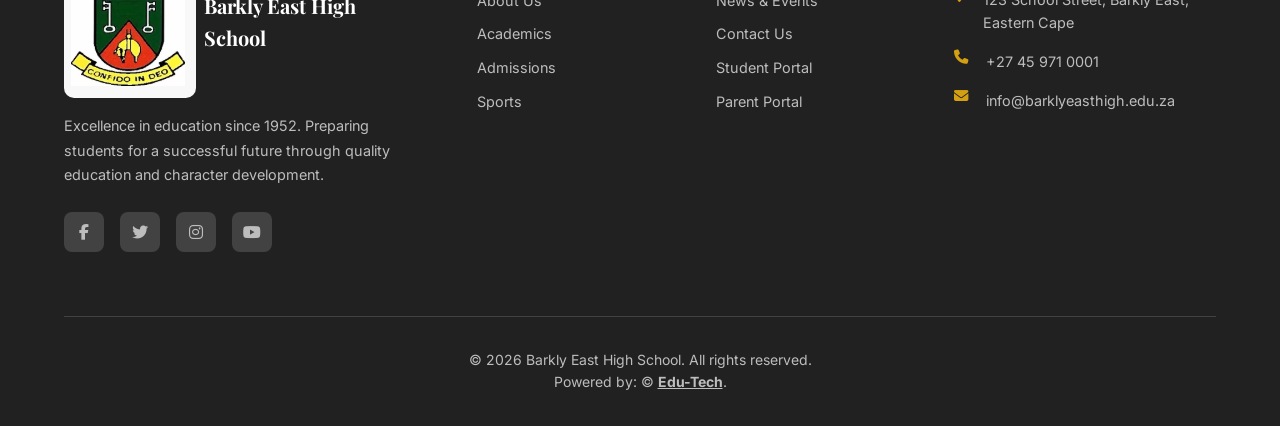
<file: admissions.html>
<!DOCTYPE html>
<html lang="en">
<head>
    <meta charset="UTF-8">
    <meta name="viewport" content="width=device-width, initial-scale=1.0">
    <title>Admissions - Barkly East High School</title>
    <link rel="icon" type="image/png" href="images/BEHS_logo.png">
    <link rel="preconnect" href="https://fonts.googleapis.com">
    <link rel="preconnect" href="https://fonts.gstatic.com" crossorigin>
    <link href="https://fonts.googleapis.com/css2?family=Playfair+Display:wght@400;600;700&family=Inter:wght@300;400;500;600&display=swap" rel="stylesheet">
    <link rel="stylesheet" href="https://cdnjs.cloudflare.com/ajax/libs/font-awesome/6.5.1/css/all.min.css">
    <link rel="stylesheet" href="style.css">
</head>
<body>
    <!-- Navigation -->
    <nav class="navbar scrolled" id="navbar">
        <div class="nav-container">
            <a href="index.html" class="nav-logo">
                <div class="logo-icon">
                    <img src="Images/BEHS_logo.png" alt="Barkly East High School Logo" class="barklyEastHighSchoolLogo">
                </div>
                <span class="logo-text">Barkly East High</span>
            </a>
            
            <button class="nav-toggle" id="navToggle" aria-label="Toggle navigation">
                <span></span>
                <span></span>
                <span></span>
            </button>
            
            <ul class="nav-menu" id="navMenu">
                <li><a href="index.html" class="nav-link">Home</a></li>
                <li><a href="about.html" class="nav-link">About</a></li>
                <li><a href="academics.html" class="nav-link">Academics</a></li>
                <li><a href="admissions.html" class="nav-link active">Admissions</a></li>
                <li><a href="news.html" class="nav-link">News</a></li>
                <li><a href="sports.html" class="nav-link">Sports</a></li>
                <li><a href="contact.html" class="nav-link">Contact</a></li>
                <li><a href="login.html" class="nav-link btn-login">Student Login</a></li>
            </ul>
        </div>
    </nav>

    <!-- Page Header -->
    <section class="page-header">
        <div class="container">
            <h1 data-testid="admissions-page-title">Admissions</h1>
            <p>Begin your journey with Barkly East High School</p>
        </div>
    </section>

    <!-- Admission Process -->
    <section class="content-section">
        <div class="container">
            <div class="section-header">
                <h2 class="section-title">Admission Process</h2>
                <p class="section-subtitle">Simple steps to join our school community</p>
            </div>
            
            <div style="display: grid; grid-template-columns: repeat(4, 1fr); gap: 2rem; margin-bottom: 3rem;">
                <div class="card text-center" data-testid="step-1">
                    <div style="width: 60px; height: 60px; background: var(--green-primary); border-radius: 50%; display: flex; align-items: center; justify-content: center; margin: 0 auto 1rem; color: white; font-size: 1.5rem; font-weight: 700;">1</div>
                    <h3 style="font-size: 1.1rem; margin-bottom: 0.5rem;">Submit Application</h3>
                    <p style="font-size: 0.875rem; color: var(--gray-600);">Complete the online application form with all required information</p>
                </div>
                <div class="card text-center" data-testid="step-2">
                    <div style="width: 60px; height: 60px; background: var(--gold-primary); border-radius: 50%; display: flex; align-items: center; justify-content: center; margin: 0 auto 1rem; color: white; font-size: 1.5rem; font-weight: 700;">2</div>
                    <h3 style="font-size: 1.1rem; margin-bottom: 0.5rem;">Upload Documents</h3>
                    <p style="font-size: 0.875rem; color: var(--gray-600);">Provide required documents including ID and previous reports</p>
                </div>
                <div class="card text-center" data-testid="step-3">
                    <div style="width: 60px; height: 60px; background: var(--red-primary); border-radius: 50%; display: flex; align-items: center; justify-content: center; margin: 0 auto 1rem; color: white; font-size: 1.5rem; font-weight: 700;">3</div>
                    <h3 style="font-size: 1.1rem; margin-bottom: 0.5rem;">Assessment</h3>
                    <p style="font-size: 0.875rem; color: var(--gray-600);">Complete placement assessment and interview if required</p>
                </div>
                <div class="card text-center" data-testid="step-4">
                    <div style="width: 60px; height: 60px; background: var(--green-dark); border-radius: 50%; display: flex; align-items: center; justify-content: center; margin: 0 auto 1rem; color: white; font-size: 1.5rem; font-weight: 700;">4</div>
                    <h3 style="font-size: 1.1rem; margin-bottom: 0.5rem;">Enrollment</h3>
                    <p style="font-size: 0.875rem; color: var(--gray-600);">Receive acceptance and complete the enrollment process</p>
                </div>
            </div>
        </div>
    </section>

    <!-- Application Form -->
    <section class="content-section alt">
        <div class="container">
            <div class="section-header">
                <h2 class="section-title">Application Form</h2>
                <p class="section-subtitle">Fill out the form below to apply for admission</p>
            </div>
            
            <div style="max-width: 800px; margin: 0 auto;">
                <form id="admissionForm" class="card" data-testid="admission-form">
                    <h3 style="margin-bottom: 1.5rem; color: var(--green-primary);">
                        <i class="fas fa-user-plus" style="margin-right: 0.5rem;"></i> Student Information
                    </h3>
                    
                    <div style="display: grid; grid-template-columns: repeat(2, 1fr); gap: 1rem;">
                        <div class="form-group">
                            <label class="form-label" for="firstName">First Name *</label>
                            <input type="text" id="firstName" class="form-input" required data-testid="input-firstname">
                        </div>
                        <div class="form-group">
                            <label class="form-label" for="lastName">Last Name *</label>
                            <input type="text" id="lastName" class="form-input" required data-testid="input-lastname">
                        </div>
                    </div>
                    
                    <div style="display: grid; grid-template-columns: repeat(2, 1fr); gap: 1rem;">
                        <div class="form-group">
                            <label class="form-label" for="dob">Date of Birth *</label>
                            <input type="date" id="dob" class="form-input" required data-testid="input-dob">
                        </div>
                        <div class="form-group">
                            <label class="form-label" for="gender">Gender *</label>
                            <select id="gender" class="form-select" required data-testid="select-gender">
                                <option value="">Select Gender</option>
                                <option value="male">Male</option>
                                <option value="female">Female</option>
                                <option value="other">Other</option>
                            </select>
                        </div>
                    </div>
                    
                    <div class="form-group">
                        <label class="form-label" for="grade">Grade Applying For *</label>
                        <select id="grade" class="form-select" required data-testid="select-grade">
                            <option value="">Select Grade</option>
                            <option value="8">Grade 8</option>
                            <option value="9">Grade 9</option>
                            <option value="10">Grade 10</option>
                            <option value="11">Grade 11</option>
                            <option value="12">Grade 12</option>
                        </select>
                    </div>
                    
                    <h3 style="margin: 2rem 0 1.5rem; color: var(--green-primary);">
                        <i class="fas fa-users" style="margin-right: 0.5rem;"></i> Parent/Guardian Information
                    </h3>
                    
                    <div style="display: grid; grid-template-columns: repeat(2, 1fr); gap: 1rem;">
                        <div class="form-group">
                            <label class="form-label" for="parentName">Parent/Guardian Name *</label>
                            <input type="text" id="parentName" class="form-input" required data-testid="input-parent-name">
                        </div>
                        <div class="form-group">
                            <label class="form-label" for="relationship">Relationship *</label>
                            <select id="relationship" class="form-select" required data-testid="select-relationship">
                                <option value="">Select Relationship</option>
                                <option value="mother">Mother</option>
                                <option value="father">Father</option>
                                <option value="guardian">Legal Guardian</option>
                                <option value="other">Other</option>
                            </select>
                        </div>
                    </div>
                    
                    <div style="display: grid; grid-template-columns: repeat(2, 1fr); gap: 1rem;">
                        <div class="form-group">
                            <label class="form-label" for="phone">Phone Number *</label>
                            <input type="tel" id="phone" class="form-input" placeholder="+27 XX XXX XXXX" required data-testid="input-phone">
                        </div>
                        <div class="form-group">
                            <label class="form-label" for="email">Email Address *</label>
                            <input type="email" id="email" class="form-input" required data-testid="input-email">
                        </div>
                    </div>
                    
                    <div class="form-group">
                        <label class="form-label" for="address">Physical Address *</label>
                        <textarea id="address" class="form-textarea" rows="3" required data-testid="input-address"></textarea>
                    </div>
                    
                    <h3 style="margin: 2rem 0 1.5rem; color: var(--green-primary);">
                        <i class="fas fa-school" style="margin-right: 0.5rem;"></i> Previous School Information
                    </h3>
                    
                    <div class="form-group">
                        <label class="form-label" for="prevSchool">Previous School Name *</label>
                        <input type="text" id="prevSchool" class="form-input" required data-testid="input-prev-school">
                    </div>
                    
                    <div class="form-group">
                        <label class="form-label" for="additionalInfo">Additional Information</label>
                        <textarea id="additionalInfo" class="form-textarea" rows="4" placeholder="Any additional information you'd like to share..." data-testid="input-additional"></textarea>
                    </div>
                    
                    <div style="margin-top: 1.5rem;">
                        <label style="display: flex; align-items: flex-start; gap: 0.75rem; cursor: pointer;">
                            <input type="checkbox" id="terms" required style="margin-top: 4px;" data-testid="checkbox-terms">
                            <span style="font-size: 0.875rem; color: var(--gray-600);">
                                I confirm that all information provided is accurate and I agree to the school's terms and conditions. I understand that submission of this form does not guarantee admission.
                            </span>
                        </label>
                    </div>
                    
                    <button type="submit" class="btn btn-primary btn-lg" style="width: 100%; margin-top: 2rem;" data-testid="submit-application-btn">
                        <i class="fas fa-paper-plane"></i> Submit Application
                    </button>
                </form>
            </div>
        </div>
    </section>

    <!-- Required Documents -->
    <section class="content-section">
        <div class="container">
            <div class="section-header">
                <h2 class="section-title">Required Documents</h2>
                <p class="section-subtitle">Please prepare the following documents</p>
            </div>
            
            <div style="display: grid; grid-template-columns: repeat(2, 1fr); gap: 2rem; max-width: 900px; margin: 0 auto;">
                <div class="card" data-testid="docs-required">
                    <h3 style="color: var(--green-primary); margin-bottom: 1rem;">
                        <i class="fas fa-file-alt" style="margin-right: 0.5rem;"></i> Required Documents
                    </h3>
                    <ul style="color: var(--gray-600); line-height: 2.2;">
                        <li><i class="fas fa-check-circle" style="color: var(--green-primary); margin-right: 0.75rem;"></i> Certified copy of birth certificate</li>
                        <li><i class="fas fa-check-circle" style="color: var(--green-primary); margin-right: 0.75rem;"></i> Copy of ID (learner & parent/guardian)</li>
                        <li><i class="fas fa-check-circle" style="color: var(--green-primary); margin-right: 0.75rem;"></i> Latest school report card</li>
                        <li><i class="fas fa-check-circle" style="color: var(--green-primary); margin-right: 0.75rem;"></i> Transfer letter from previous school</li>
                        <li><i class="fas fa-check-circle" style="color: var(--green-primary); margin-right: 0.75rem;"></i> Proof of residence</li>
                        <li><i class="fas fa-check-circle" style="color: var(--green-primary); margin-right: 0.75rem;"></i> Immunization records</li>
                    </ul>
                </div>
                <div class="card" data-testid="docs-optional">
                    <h3 style="color: var(--gold-primary); margin-bottom: 1rem;">
                        <i class="fas fa-file-plus" style="margin-right: 0.5rem;"></i> Optional Documents
                    </h3>
                    <ul style="color: var(--gray-600); line-height: 2.2;">
                        <li><i class="fas fa-circle" style="color: var(--gold-primary); margin-right: 0.75rem; font-size: 0.5rem;"></i> Awards and certificates</li>
                        <li><i class="fas fa-circle" style="color: var(--gold-primary); margin-right: 0.75rem; font-size: 0.5rem;"></i> Sports achievements</li>
                        <li><i class="fas fa-circle" style="color: var(--gold-primary); margin-right: 0.75rem; font-size: 0.5rem;"></i> Reference letters</li>
                        <li><i class="fas fa-circle" style="color: var(--gold-primary); margin-right: 0.75rem; font-size: 0.5rem;"></i> Portfolio (for arts applicants)</li>
                        <li><i class="fas fa-circle" style="color: var(--gold-primary); margin-right: 0.75rem; font-size: 0.5rem;"></i> Medical records (if applicable)</li>
                    </ul>
                </div>
            </div>
        </div>
    </section>

    <!-- School Fees -->
    <section class="content-section alt">
        <div class="container">
            <div class="section-header">
                <h2 class="section-title">School Fees 2026</h2>
                <p class="section-subtitle">Transparent fee structure for planning purposes</p>
            </div>
            
            <div style="max-width: 700px; margin: 0 auto;">
                <div class="card">
                    <div class="table-container">
                        <table class="data-table" data-testid="fees-table">
                            <thead>
                                <tr>
                                    <th>Description</th>
                                    <th style="text-align: right;">Amount (ZAR)</th>
                                </tr>
                            </thead>
                            <tbody>
                                <tr>
                                    <td>Application Fee (once-off)</td>
                                    <td style="text-align: right;">R 350</td>
                                </tr>
                                <tr>
                                    <td>Registration Fee (annual)</td>
                                    <td style="text-align: right;">R 1,500</td>
                                </tr>
                                <tr>
                                    <td>Tuition Fee (annual)</td>
                                    <td style="text-align: right;">R 15,000</td>
                                </tr>
                                <tr>
                                    <td>Stationery & Books (estimated)</td>
                                    <td style="text-align: right;">R 2,500</td>
                                </tr>
                                <tr>
                                    <td>Sports Levy (annual)</td>
                                    <td style="text-align: right;">R 800</td>
                                </tr>
                                <tr style="background: var(--gray-100); font-weight: 600;">
                                    <td>Total Annual Fees</td>
                                    <td style="text-align: right;">R 20,150</td>
                                </tr>
                            </tbody>
                        </table>
                    </div>
                    <p style="margin-top: 1.5rem; font-size: 0.875rem; color: var(--gray-600);">
                        <i class="fas fa-info-circle" style="color: var(--gold-primary); margin-right: 0.5rem;"></i>
                        Payment plans available. Financial assistance may be available for qualifying families. Contact the admissions office for more information.
                    </p>
                </div>
            </div>
        </div>
    </section>

    <!-- Contact -->
    <section class="cta-section">
        <div class="container">
            <div class="cta-content">
                <h2>Questions About Admissions?</h2>
                <p>Our admissions team is here to help. Contact us for more information.</p>
                <div style="display: flex; gap: 1rem; justify-content: center; flex-wrap: wrap;">
                    <a href="contact.html" class="btn btn-primary btn-lg" data-testid="contact-admissions-btn">Contact Us</a>
                    <a href="tel:+27459710001" class="btn btn-secondary btn-lg" data-testid="call-btn">
                        <i class="fas fa-phone"></i> Call Us
                    </a>
                </div>
            </div>
        </div>
    </section>

    <!-- Footer -->
    <footer class="footer">
        <div class="container">
            <div class="footer-grid">
                <div class="footer-brand">
                    <a href="index.html" class="footer-logo">
                        <img src="Images/BEHS_logo.png" alt="Barkly East High School Logo" class="barklyEastHighSchoolLogo">
                        <span>Barkly East High School</span>
                    </a>
                    <p>Excellence in education since 1952. Preparing students for a successful future through quality education and character development.</p>
                    <div class="social-links">
                        <a href="#" aria-label="Facebook"><i class="fab fa-facebook-f"></i></a>
                        <a href="#" aria-label="Twitter"><i class="fab fa-twitter"></i></a>
                        <a href="#" aria-label="Instagram"><i class="fab fa-instagram"></i></a>
                        <a href="#" aria-label="YouTube"><i class="fab fa-youtube"></i></a>
                    </div>
                </div>
                <div class="footer-links">
                    <h4>Quick Links</h4>
                    <ul>
                        <li><a href="about.html">About Us</a></li>
                        <li><a href="academics.html">Academics</a></li>
                        <li><a href="admissions.html">Admissions</a></li>
                        <li><a href="sports.html">Sports</a></li>
                    </ul>
                </div>
                <div class="footer-links">
                    <h4>Resources</h4>
                    <ul>
                        <li><a href="news.html">News & Events</a></li>
                        <li><a href="contact.html">Contact Us</a></li>
                        <li><a href="login.html">Student Portal</a></li>
                        <li><a href="parent-portal.html">Parent Portal</a></li>
                    </ul>
                </div>
                <div class="footer-contact">
                    <h4>Contact Us</h4>
                    <ul>
                        <li><i class="fas fa-map-marker-alt"></i> 123 School Street, Barkly East, Eastern Cape</li>
                        <li><i class="fas fa-phone"></i> +27 45 971 0001</li>
                        <li><i class="fas fa-envelope"></i> info@barklyeasthigh.edu.za</li>
                    </ul>
                </div>
            </div>
            <div class="footer-bottom">
                <p>&copy; 2026 Barkly East High School. All rights reserved.</p>
                <p>Powered by: &copy; <a href="https://romeooemor.github.io/Edu-Tech/"><b><u>Edu-Tech</u></b></a>.</p>
            </div>
        </div>
    </footer>

    <!-- Chatbot Widget -->
    <div class="chatbot-widget" id="chatbotWidget" data-testid="chatbot-widget">
        <button class="chatbot-toggle" id="chatbotToggle" data-testid="chatbot-toggle">
            <i class="fas fa-comments"></i>
            <span class="chatbot-badge">Ask AI</span>
        </button>
        <div class="chatbot-container" id="chatbotContainer">
            <div class="chatbot-header">
                <div class="chatbot-header-info">
                    <i class="fas fa-robot"></i>
                    <span>School Assistant</span>
                </div>
                <button class="chatbot-close" id="chatbotClose" data-testid="chatbot-close">
                    <i class="fas fa-times"></i>
                </button>
            </div>
            <div class="chatbot-messages" id="chatbotMessages" data-testid="chatbot-messages">
                <div class="chat-message bot">
                    <div class="message-content">
                        <p>Hello! I'm your school assistant. How can I help you today?</p>
                    </div>
                </div>
            </div>
            <div class="chatbot-input-container">
                <input type="text" id="chatbotInput" class="chatbot-input" placeholder="Type your question..." data-testid="chatbot-input">
                <button id="chatbotSend" class="chatbot-send" data-testid="chatbot-send">
                    <i class="fas fa-paper-plane"></i>
                </button>
            </div>
        </div>
    </div>

    <script src="script.js"></script>
    <script>
        // Form submission handler
        document.getElementById('admissionForm').addEventListener('submit', function(e) {
            e.preventDefault();
            
            // Show success message
            showNotification('Application submitted successfully! We will contact you soon.', 'success');
            
            // Reset form
            this.reset();
        });
    </script>
    <style>
        @media (max-width: 968px) {
            [style*="grid-template-columns: repeat(4"] { grid-template-columns: repeat(2, 1fr) !important; }
        }
        @media (max-width: 576px) {
            [style*="grid-template-columns: repeat"] { grid-template-columns: 1fr !important; }
        }
    </style>
</body>
</html>
</file>
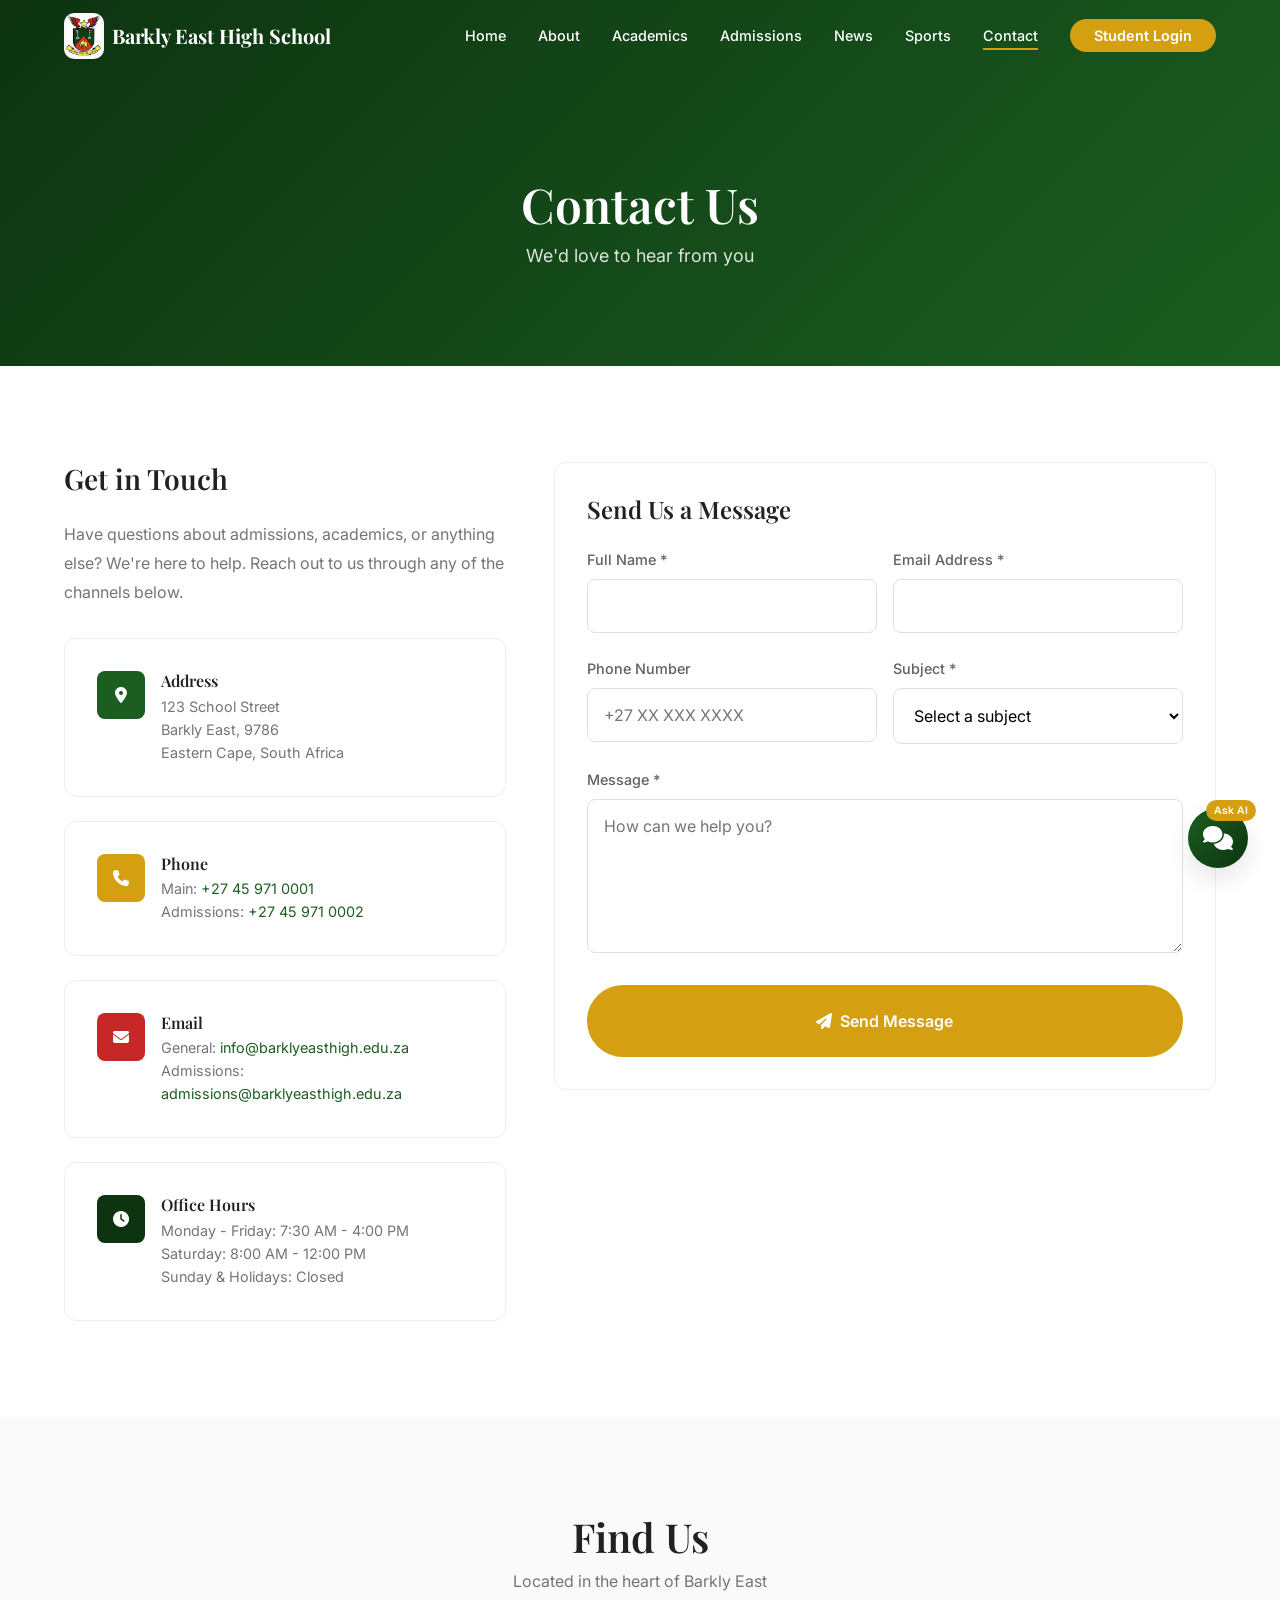
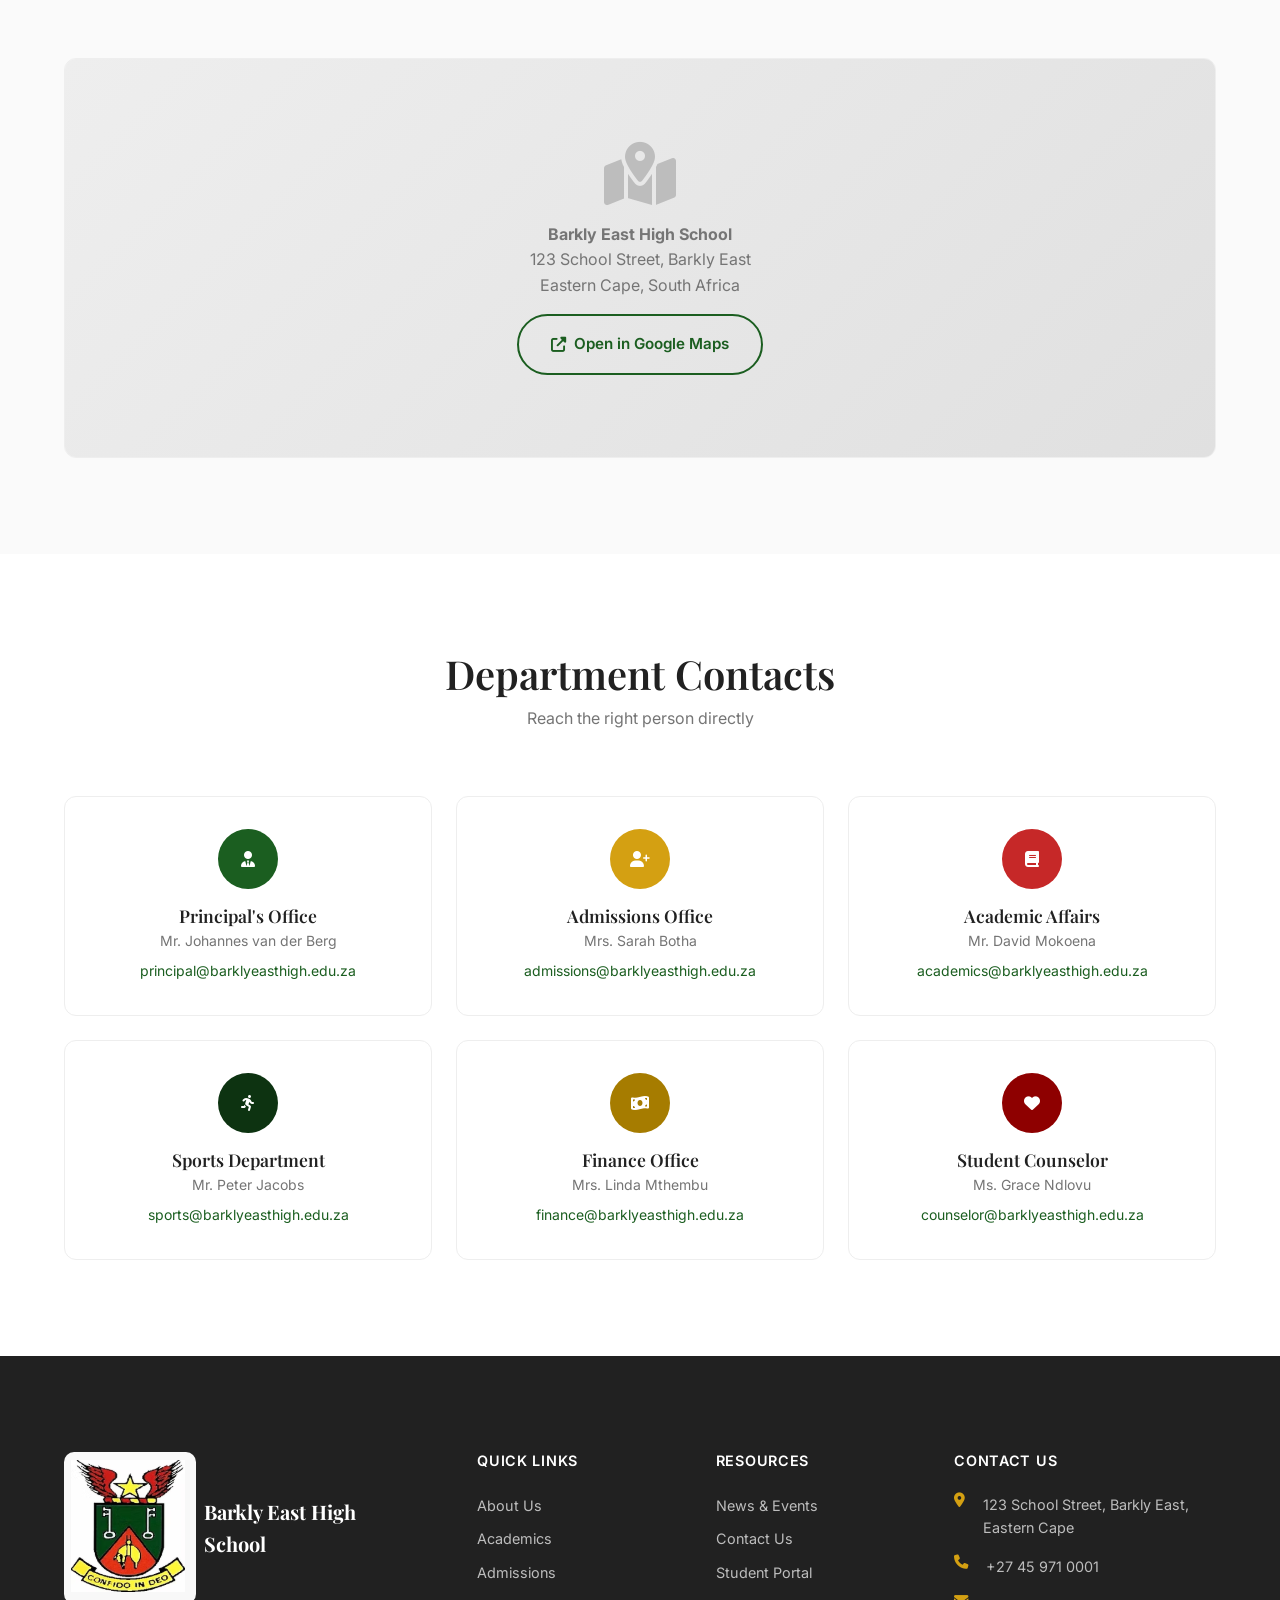
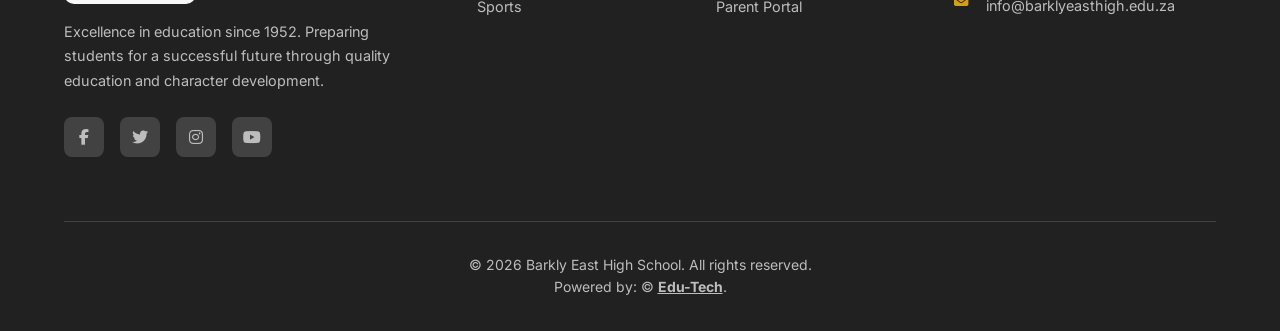
<file: contact.html>
<!DOCTYPE html>
<html lang="en">
<head>
    <meta charset="UTF-8">
    <meta name="viewport" content="width=device-width, initial-scale=1.0">
    <title>Contact Us - Barkly East High School</title>
    <link rel="icon" type="image/png" href="images/BEHS_logo.png">
    <link rel="preconnect" href="https://fonts.googleapis.com">
    <link rel="preconnect" href="https://fonts.gstatic.com" crossorigin>
    <link href="https://fonts.googleapis.com/css2?family=Playfair+Display:wght@400;600;700&family=Inter:wght@300;400;500;600&display=swap" rel="stylesheet">
    <link rel="stylesheet" href="https://cdnjs.cloudflare.com/ajax/libs/font-awesome/6.5.1/css/all.min.css">
    <link rel="stylesheet" href="style.css">
</head>
<body>
    <!-- Navigation -->
    <nav class="navbar scrolled" id="navbar">
        <div class="nav-container">
            <a href="index.html" class="nav-logo">
                <div class="logo-icon">
                    <img src="Images/BEHS_logo.png" alt="Barkly East High School Logo" class="barklyEastHighSchoolLogo">
                </div>
                <span class="logo-text">Barkly East High School</span>
            </a>
            
            <button class="nav-toggle" id="navToggle" aria-label="Toggle navigation">
                <span></span>
                <span></span>
                <span></span>
            </button>
            
            <ul class="nav-menu" id="navMenu">
                <li><a href="index.html" class="nav-link">Home</a></li>
                <li><a href="about.html" class="nav-link">About</a></li>
                <li><a href="academics.html" class="nav-link">Academics</a></li>
                <li><a href="admissions.html" class="nav-link">Admissions</a></li>
                <li><a href="news.html" class="nav-link">News</a></li>
                <li><a href="sports.html" class="nav-link">Sports</a></li>
                <li><a href="contact.html" class="nav-link active">Contact</a></li>
                <li><a href="login.html" class="nav-link btn-login">Student Login</a></li>
            </ul>
        </div>
    </nav>

    <!-- Page Header -->
    <section class="page-header">
        <div class="container">
            <h1 data-testid="contact-page-title">Contact Us</h1>
            <p>We'd love to hear from you</p>
        </div>
    </section>

    <!-- Contact Info & Form -->
    <section class="content-section">
        <div class="container">
            <div style="display: grid; grid-template-columns: 1fr 1.5fr; gap: 3rem;">
                <!-- Contact Information -->
                <div>
                    <h2 style="font-size: 1.75rem; margin-bottom: 1.5rem; color: var(--gray-900);">Get in Touch</h2>
                    <p style="color: var(--gray-600); margin-bottom: 2rem; line-height: 1.8;">
                        Have questions about admissions, academics, or anything else? We're here to help. Reach out to us through any of the channels below.
                    </p>
                    
                    <div style="display: flex; flex-direction: column; gap: 1.5rem;">
                        <div class="card" data-testid="contact-address" style="display: flex; gap: 1rem; align-items: flex-start;">
                            <div style="width: 48px; height: 48px; background: var(--green-primary); border-radius: var(--radius-md); display: flex; align-items: center; justify-content: center; color: white; flex-shrink: 0;">
                                <i class="fas fa-map-marker-alt"></i>
                            </div>
                            <div>
                                <h4 style="margin-bottom: 0.25rem; font-size: 1rem;">Address</h4>
                                <p style="color: var(--gray-600); font-size: 0.9rem; line-height: 1.6;">123 School Street<br>Barkly East, 9786<br>Eastern Cape, South Africa</p>
                            </div>
                        </div>
                        
                        <div class="card" data-testid="contact-phone" style="display: flex; gap: 1rem; align-items: flex-start;">
                            <div style="width: 48px; height: 48px; background: var(--gold-primary); border-radius: var(--radius-md); display: flex; align-items: center; justify-content: center; color: white; flex-shrink: 0;">
                                <i class="fas fa-phone"></i>
                            </div>
                            <div>
                                <h4 style="margin-bottom: 0.25rem; font-size: 1rem;">Phone</h4>
                                <p style="color: var(--gray-600); font-size: 0.9rem;">
                                    Main: <a href="tel:+27459710001" style="color: var(--green-primary);">+27 45 971 0001</a><br>
                                    Admissions: <a href="tel:+27459710002" style="color: var(--green-primary);">+27 45 971 0002</a>
                                </p>
                            </div>
                        </div>
                        
                        <div class="card" data-testid="contact-email" style="display: flex; gap: 1rem; align-items: flex-start;">
                            <div style="width: 48px; height: 48px; background: var(--red-primary); border-radius: var(--radius-md); display: flex; align-items: center; justify-content: center; color: white; flex-shrink: 0;">
                                <i class="fas fa-envelope"></i>
                            </div>
                            <div>
                                <h4 style="margin-bottom: 0.25rem; font-size: 1rem;">Email</h4>
                                <p style="color: var(--gray-600); font-size: 0.9rem;">
                                    General: <a href="mailto:info@barklyeasthigh.edu.za" style="color: var(--green-primary);">info@barklyeasthigh.edu.za</a><br>
                                    Admissions: <a href="mailto:admissions@barklyeasthigh.edu.za" style="color: var(--green-primary);">admissions@barklyeasthigh.edu.za</a>
                                </p>
                            </div>
                        </div>
                        
                        <div class="card" data-testid="contact-hours" style="display: flex; gap: 1rem; align-items: flex-start;">
                            <div style="width: 48px; height: 48px; background: var(--green-dark); border-radius: var(--radius-md); display: flex; align-items: center; justify-content: center; color: white; flex-shrink: 0;">
                                <i class="fas fa-clock"></i>
                            </div>
                            <div>
                                <h4 style="margin-bottom: 0.25rem; font-size: 1rem;">Office Hours</h4>
                                <p style="color: var(--gray-600); font-size: 0.9rem; line-height: 1.6;">
                                    Monday - Friday: 7:30 AM - 4:00 PM<br>
                                    Saturday: 8:00 AM - 12:00 PM<br>
                                    Sunday & Holidays: Closed
                                </p>
                            </div>
                        </div>
                    </div>
                </div>
                
                <!-- Contact Form -->
                <div>
                    <div class="card" style="padding: 2rem;">
                        <h2 style="font-size: 1.5rem; margin-bottom: 1.5rem; color: var(--gray-900);">Send Us a Message</h2>
                        <form id="contactForm" data-testid="contact-form">
                            <div style="display: grid; grid-template-columns: repeat(2, 1fr); gap: 1rem;">
                                <div class="form-group">
                                    <label class="form-label" for="contactName">Full Name *</label>
                                    <input type="text" id="contactName" class="form-input" required data-testid="contact-name">
                                </div>
                                <div class="form-group">
                                    <label class="form-label" for="contactEmail">Email Address *</label>
                                    <input type="email" id="contactEmail" class="form-input" required data-testid="contact-email-input">
                                </div>
                            </div>
                            
                            <div style="display: grid; grid-template-columns: repeat(2, 1fr); gap: 1rem;">
                                <div class="form-group">
                                    <label class="form-label" for="contactPhone">Phone Number</label>
                                    <input type="tel" id="contactPhone" class="form-input" placeholder="+27 XX XXX XXXX" data-testid="contact-phone-input">
                                </div>
                                <div class="form-group">
                                    <label class="form-label" for="contactSubject">Subject *</label>
                                    <select id="contactSubject" class="form-select" required data-testid="contact-subject">
                                        <option value="">Select a subject</option>
                                        <option value="general">General Inquiry</option>
                                        <option value="admissions">Admissions</option>
                                        <option value="academics">Academics</option>
                                        <option value="sports">Sports Programs</option>
                                        <option value="fees">Fees & Payments</option>
                                        <option value="other">Other</option>
                                    </select>
                                </div>
                            </div>
                            
                            <div class="form-group">
                                <label class="form-label" for="contactMessage">Message *</label>
                                <textarea id="contactMessage" class="form-textarea" rows="6" required placeholder="How can we help you?" data-testid="contact-message"></textarea>
                            </div>
                            
                            <button type="submit" class="btn btn-primary btn-lg" style="width: 100%;" data-testid="contact-submit-btn">
                                <i class="fas fa-paper-plane"></i> Send Message
                            </button>
                        </form>
                    </div>
                </div>
            </div>
        </div>
    </section>

    <!-- Map Section -->
    <section class="content-section alt">
        <div class="container">
            <div class="section-header">
                <h2 class="section-title">Find Us</h2>
                <p class="section-subtitle">Located in the heart of Barkly East</p>
            </div>
            
            <div class="card" style="padding: 0; overflow: hidden; height: 400px;">
                <div style="width: 100%; height: 100%; background: linear-gradient(135deg, var(--gray-200), var(--gray-300)); display: flex; align-items: center; justify-content: center; flex-direction: column; gap: 1rem;">
                    <i class="fas fa-map-marked-alt" style="font-size: 4rem; color: var(--gray-400);"></i>
                    <p style="color: var(--gray-600); text-align: center;">
                        <strong>Barkly East High School</strong><br>
                        123 School Street, Barkly East<br>
                        Eastern Cape, South Africa
                    </p>
                    <a href="https://maps.google.com/?q=Barkly+East+Eastern+Cape+South+Africa" target="_blank" class="btn btn-outline" data-testid="open-maps-btn">
                        <i class="fas fa-external-link-alt"></i> Open in Google Maps
                    </a>
                </div>
            </div>
        </div>
    </section>

    <!-- Department Contacts -->
    <section class="content-section">
        <div class="container">
            <div class="section-header">
                <h2 class="section-title">Department Contacts</h2>
                <p class="section-subtitle">Reach the right person directly</p>
            </div>
            
            <div style="display: grid; grid-template-columns: repeat(3, 1fr); gap: 1.5rem;">
                <div class="card text-center" data-testid="dept-principal">
                    <div style="width: 60px; height: 60px; background: var(--green-primary); border-radius: 50%; display: flex; align-items: center; justify-content: center; margin: 0 auto 1rem; color: white;">
                        <i class="fas fa-user-tie"></i>
                    </div>
                    <h3 style="font-size: 1.1rem; margin-bottom: 0.25rem;">Principal's Office</h3>
                    <p style="color: var(--gray-600); font-size: 0.875rem; margin-bottom: 0.5rem;">Mr. Johannes van der Berg</p>
                    <p style="font-size: 0.875rem;"><a href="mailto:principal@barklyeasthigh.edu.za" style="color: var(--green-primary);">principal@barklyeasthigh.edu.za</a></p>
                </div>
                
                <div class="card text-center" data-testid="dept-admissions">
                    <div style="width: 60px; height: 60px; background: var(--gold-primary); border-radius: 50%; display: flex; align-items: center; justify-content: center; margin: 0 auto 1rem; color: white;">
                        <i class="fas fa-user-plus"></i>
                    </div>
                    <h3 style="font-size: 1.1rem; margin-bottom: 0.25rem;">Admissions Office</h3>
                    <p style="color: var(--gray-600); font-size: 0.875rem; margin-bottom: 0.5rem;">Mrs. Sarah Botha</p>
                    <p style="font-size: 0.875rem;"><a href="mailto:admissions@barklyeasthigh.edu.za" style="color: var(--green-primary);">admissions@barklyeasthigh.edu.za</a></p>
                </div>
                
                <div class="card text-center" data-testid="dept-academics">
                    <div style="width: 60px; height: 60px; background: var(--red-primary); border-radius: 50%; display: flex; align-items: center; justify-content: center; margin: 0 auto 1rem; color: white;">
                        <i class="fas fa-book"></i>
                    </div>
                    <h3 style="font-size: 1.1rem; margin-bottom: 0.25rem;">Academic Affairs</h3>
                    <p style="color: var(--gray-600); font-size: 0.875rem; margin-bottom: 0.5rem;">Mr. David Mokoena</p>
                    <p style="font-size: 0.875rem;"><a href="mailto:academics@barklyeasthigh.edu.za" style="color: var(--green-primary);">academics@barklyeasthigh.edu.za</a></p>
                </div>
                
                <div class="card text-center" data-testid="dept-sports">
                    <div style="width: 60px; height: 60px; background: var(--green-dark); border-radius: 50%; display: flex; align-items: center; justify-content: center; margin: 0 auto 1rem; color: white;">
                        <i class="fas fa-running"></i>
                    </div>
                    <h3 style="font-size: 1.1rem; margin-bottom: 0.25rem;">Sports Department</h3>
                    <p style="color: var(--gray-600); font-size: 0.875rem; margin-bottom: 0.5rem;">Mr. Peter Jacobs</p>
                    <p style="font-size: 0.875rem;"><a href="mailto:sports@barklyeasthigh.edu.za" style="color: var(--green-primary);">sports@barklyeasthigh.edu.za</a></p>
                </div>
                
                <div class="card text-center" data-testid="dept-finance">
                    <div style="width: 60px; height: 60px; background: var(--gold-dark); border-radius: 50%; display: flex; align-items: center; justify-content: center; margin: 0 auto 1rem; color: white;">
                        <i class="fas fa-money-bill-wave"></i>
                    </div>
                    <h3 style="font-size: 1.1rem; margin-bottom: 0.25rem;">Finance Office</h3>
                    <p style="color: var(--gray-600); font-size: 0.875rem; margin-bottom: 0.5rem;">Mrs. Linda Mthembu</p>
                    <p style="font-size: 0.875rem;"><a href="mailto:finance@barklyeasthigh.edu.za" style="color: var(--green-primary);">finance@barklyeasthigh.edu.za</a></p>
                </div>
                
                <div class="card text-center" data-testid="dept-counselor">
                    <div style="width: 60px; height: 60px; background: var(--red-dark); border-radius: 50%; display: flex; align-items: center; justify-content: center; margin: 0 auto 1rem; color: white;">
                        <i class="fas fa-heart"></i>
                    </div>
                    <h3 style="font-size: 1.1rem; margin-bottom: 0.25rem;">Student Counselor</h3>
                    <p style="color: var(--gray-600); font-size: 0.875rem; margin-bottom: 0.5rem;">Ms. Grace Ndlovu</p>
                    <p style="font-size: 0.875rem;"><a href="mailto:counselor@barklyeasthigh.edu.za" style="color: var(--green-primary);">counselor@barklyeasthigh.edu.za</a></p>
                </div>
            </div>
        </div>
    </section>

    <!-- Footer -->
    <footer class="footer">
        <div class="container">
            <div class="footer-grid">
                <div class="footer-brand">
                    <a href="index.html" class="footer-logo">
                        <img src="Images/BEHS_logo.png" alt="Barkly East High School Logo" class="barklyEastHighSchoolLogo">
                        <span>Barkly East High School</span>
                    </a>
                    <p>Excellence in education since 1952. Preparing students for a successful future through quality education and character development.</p>
                    <div class="social-links">
                        <a href="#" aria-label="Facebook"><i class="fab fa-facebook-f"></i></a>
                        <a href="#" aria-label="Twitter"><i class="fab fa-twitter"></i></a>
                        <a href="#" aria-label="Instagram"><i class="fab fa-instagram"></i></a>
                        <a href="#" aria-label="YouTube"><i class="fab fa-youtube"></i></a>
                    </div>
                </div>
                <div class="footer-links">
                    <h4>Quick Links</h4>
                    <ul>
                        <li><a href="about.html">About Us</a></li>
                        <li><a href="academics.html">Academics</a></li>
                        <li><a href="admissions.html">Admissions</a></li>
                        <li><a href="sports.html">Sports</a></li>
                    </ul>
                </div>
                <div class="footer-links">
                    <h4>Resources</h4>
                    <ul>
                        <li><a href="news.html">News & Events</a></li>
                        <li><a href="contact.html">Contact Us</a></li>
                        <li><a href="login.html">Student Portal</a></li>
                        <li><a href="parental-portal.html">Parent Portal</a></li>
                    </ul>
                </div>
                <div class="footer-contact">
                    <h4>Contact Us</h4>
                    <ul>
                        <li><i class="fas fa-map-marker-alt"></i> 123 School Street, Barkly East, Eastern Cape</li>
                        <li><i class="fas fa-phone"></i> +27 45 971 0001</li>
                        <li><i class="fas fa-envelope"></i> info@barklyeasthigh.edu.za</li>
                    </ul>
                </div>
            </div>
            <div class="footer-bottom">
                <p>&copy; 2026 Barkly East High School. All rights reserved.</p>
                <p>Powered by: &copy; <a href="https://romeooemor.github.io/Edu-Tech/"><b><u>Edu-Tech</u></b></a>.</p>
            </div>
        </div>
    </footer>

    <!-- Chatbot Widget -->
    <div class="chatbot-widget" id="chatbotWidget" data-testid="chatbot-widget">
        <button class="chatbot-toggle" id="chatbotToggle" data-testid="chatbot-toggle">
            <i class="fas fa-comments"></i>
            <span class="chatbot-badge">Ask AI</span>
        </button>
        <div class="chatbot-container" id="chatbotContainer">
            <div class="chatbot-header">
                <div class="chatbot-header-info">
                    <i class="fas fa-robot"></i>
                    <span>School Assistant</span>
                </div>
                <button class="chatbot-close" id="chatbotClose" data-testid="chatbot-close">
                    <i class="fas fa-times"></i>
                </button>
            </div>
            <div class="chatbot-messages" id="chatbotMessages" data-testid="chatbot-messages">
                <div class="chat-message bot">
                    <div class="message-content">
                        <p>Hello! I'm your school assistant. How can I help you today?</p>
                    </div>
                </div>
            </div>
            <div class="chatbot-input-container">
                <input type="text" id="chatbotInput" class="chatbot-input" placeholder="Type your question..." data-testid="chatbot-input">
                <button id="chatbotSend" class="chatbot-send" data-testid="chatbot-send">
                    <i class="fas fa-paper-plane"></i>
                </button>
            </div>
        </div>
    </div>

    <script src="script.js"></script>
    <script>
        // Contact form handler
        document.getElementById('contactForm').addEventListener('submit', function(e) {
            e.preventDefault();
            showNotification('Message sent successfully! We will get back to you soon.', 'success');
            this.reset();
        });
    </script>
    <style>
        @media (max-width: 968px) {
            [style*="grid-template-columns: 1fr 1.5fr"] { grid-template-columns: 1fr !important; }
            [style*="grid-template-columns: repeat(3"] { grid-template-columns: repeat(2, 1fr) !important; }
        }
        @media (max-width: 576px) {
            [style*="grid-template-columns: repeat"] { grid-template-columns: 1fr !important; }
        }
    </style>
</body>
</html>
</file>
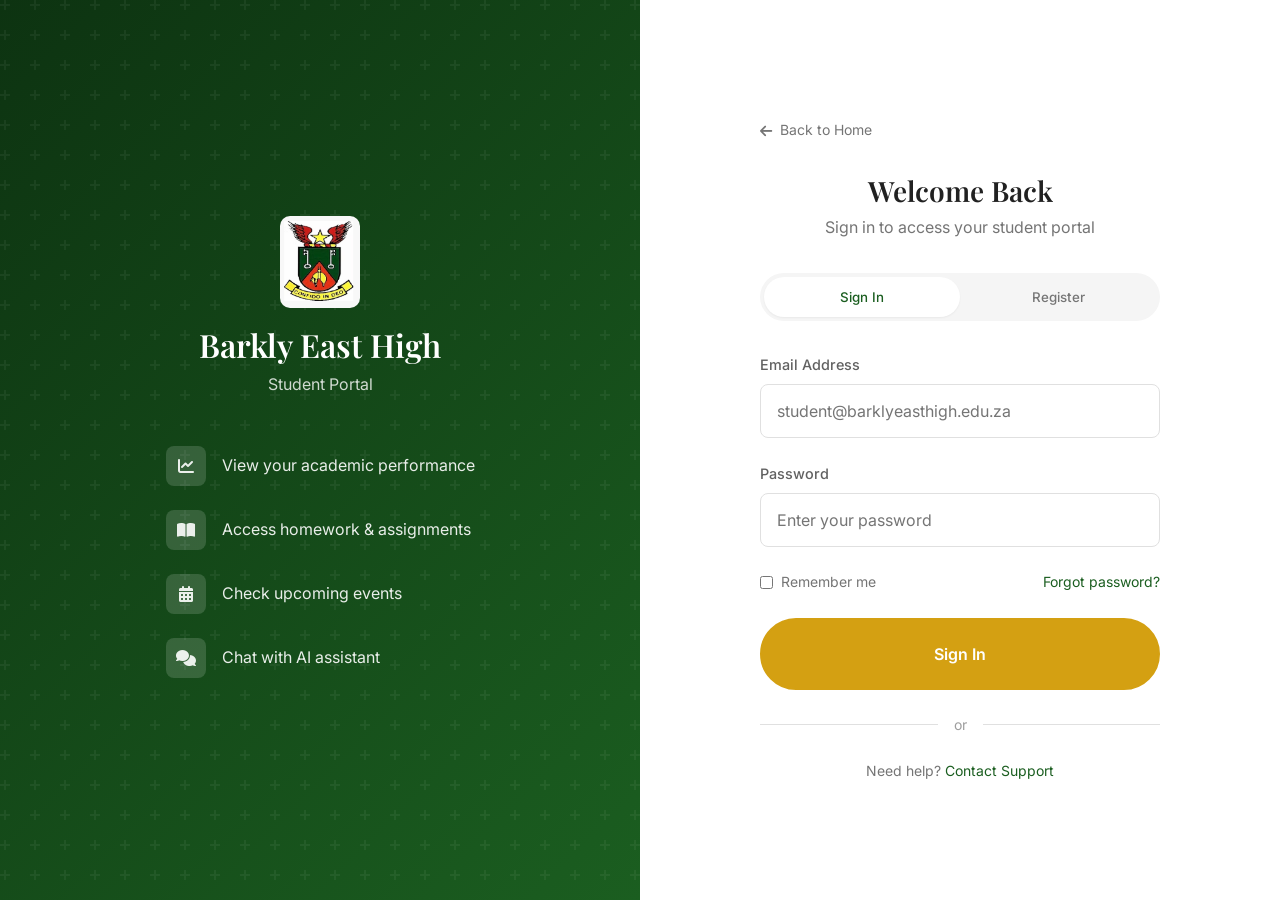
<file: login.html>
<!DOCTYPE html>
<html lang="en">
<head>
    <meta charset="UTF-8">
    <meta name="viewport" content="width=device-width, initial-scale=1.0">
    <title>Student Login - Barkly East High School</title>
    <link rel="preconnect" href="https://fonts.googleapis.com">
    <link rel="preconnect" href="https://fonts.gstatic.com" crossorigin>
    <link href="https://fonts.googleapis.com/css2?family=Playfair+Display:wght@400;600;700&family=Inter:wght@300;400;500;600&display=swap" rel="stylesheet">
    <link rel="stylesheet" href="https://cdnjs.cloudflare.com/ajax/libs/font-awesome/6.5.1/css/all.min.css">
    <link rel="stylesheet" href="style.css">
    <style>
        .login-page {
            min-height: 100vh;
            display: flex;
        }
        
        .login-left {
            flex: 1;
            background: linear-gradient(135deg, var(--green-dark) 0%, var(--green-primary) 100%);
            display: flex;
            flex-direction: column;
            justify-content: center;
            align-items: center;
            padding: 3rem;
            position: relative;
            overflow: hidden;
        }
        
        .login-left::before {
            content: '';
            position: absolute;
            top: 0;
            left: 0;
            right: 0;
            bottom: 0;
            background: url("data:image/svg+xml,%3Csvg width='60' height='60' viewBox='0 0 60 60' xmlns='http://www.w3.org/2000/svg'%3E%3Cg fill='none' fill-rule='evenodd'%3E%3Cg fill='%23ffffff' fill-opacity='0.05'%3E%3Cpath d='M36 34v-4h-2v4h-4v2h4v4h2v-4h4v-2h-4zm0-30V0h-2v4h-4v2h4v4h2V6h4V4h-4zM6 34v-4H4v4H0v2h4v4h2v-4h4v-2H6zM6 4V0H4v4H0v2h4v4h2V6h4V4H6z'/%3E%3C/g%3E%3C/g%3E%3C/svg%3E");
        }
        
        .login-brand {
            position: relative;
            z-index: 1;
            text-align: center;
            color: white;
        }
        
        .login-brand-icon {
            width: 80px;
            height: 80px;
            background: var(--gold-primary);
            border-radius: var(--radius-lg);
            display: flex;
            align-items: center;
            justify-content: center;
            margin: 0 auto 1.5rem;
            font-size: 2.5rem;
        }
        
        .login-brand h1 {
            font-size: 2rem;
            color: white;
            margin-bottom: 0.5rem;
        }
        
        .login-brand p {
            color: rgba(255, 255, 255, 0.8);
            font-size: 1rem;
        }
        
        .login-features {
            position: relative;
            z-index: 1;
            margin-top: 3rem;
            display: flex;
            flex-direction: column;
            gap: 1.5rem;
        }
        
        .login-feature {
            display: flex;
            align-items: center;
            gap: 1rem;
            color: rgba(255, 255, 255, 0.9);
        }
        
        .login-feature i {
            width: 40px;
            height: 40px;
            background: rgba(255, 255, 255, 0.15);
            border-radius: var(--radius-md);
            display: flex;
            align-items: center;
            justify-content: center;
        }
        
        .login-right {
            flex: 1;
            display: flex;
            align-items: center;
            justify-content: center;
            padding: 3rem;
            background: var(--white);
        }
        
        .login-form-container {
            width: 100%;
            max-width: 400px;
        }
        
        .login-header {
            text-align: center;
            margin-bottom: 2rem;
        }
        
        .login-header h2 {
            font-size: 1.75rem;
            margin-bottom: 0.5rem;
        }
        
        .login-header p {
            color: var(--gray-600);
        }
        
        .login-tabs {
            display: flex;
            margin-bottom: 2rem;
            background: var(--gray-100);
            border-radius: var(--radius-full);
            padding: 4px;
        }
        
        .login-tab {
            flex: 1;
            padding: 0.75rem 1rem;
            border-radius: var(--radius-full);
            font-weight: 500;
            color: var(--gray-600);
            transition: all var(--transition-fast);
            text-align: center;
        }
        
        .login-tab.active {
            background: var(--white);
            color: var(--green-primary);
            box-shadow: var(--shadow-sm);
        }
        
        .login-tab:hover:not(.active) {
            color: var(--gray-800);
        }
        
        .form-divider {
            display: flex;
            align-items: center;
            margin: 1.5rem 0;
            color: var(--gray-500);
            font-size: 0.875rem;
        }
        
        .form-divider::before,
        .form-divider::after {
            content: '';
            flex: 1;
            height: 1px;
            background: var(--gray-300);
        }
        
        .form-divider span {
            padding: 0 1rem;
        }
        
        .back-link {
            display: inline-flex;
            align-items: center;
            gap: 0.5rem;
            color: var(--gray-600);
            font-size: 0.875rem;
            margin-bottom: 2rem;
            transition: color var(--transition-fast);
        }
        
        .back-link:hover {
            color: var(--green-primary);
        }
        
        @media (max-width: 968px) {
            .login-page {
                flex-direction: column;
            }
            
            .login-left {
                padding: 2rem;
                min-height: auto;
            }
            
            .login-features {
                display: none;
            }
            
            .login-right {
                padding: 2rem;
            }
        }
    </style>
</head>
<body>
    <div class="login-page">
        <!-- Left Side -->
        <div class="login-left">
            <div class="login-brand">
                <div class="login-brand-icon">
                    <img src="Images/BEHS_logo.png" alt="Barkly East High School Logo" class="barklyEastHighSchoolLogo">
                </div>
                <h1>Barkly East High</h1>
                <p>Student Portal</p>
            </div>
            
            <div class="login-features">
                <div class="login-feature">
                    <i class="fas fa-chart-line"></i>
                    <span>View your academic performance</span>
                </div>
                <div class="login-feature">
                    <i class="fas fa-book-open"></i>
                    <span>Access homework & assignments</span>
                </div>
                <div class="login-feature">
                    <i class="fas fa-calendar-alt"></i>
                    <span>Check upcoming events</span>
                </div>
                <div class="login-feature">
                    <i class="fas fa-comments"></i>
                    <span>Chat with AI assistant</span>
                </div>
            </div>
        </div>
        
        <!-- Right Side - Form -->
        <div class="login-right">
            <div class="login-form-container">
                <a href="index.html" class="back-link" data-testid="back-to-home">
                    <i class="fas fa-arrow-left"></i>
                    Back to Home
                </a>
                
                <div class="login-header">
                    <h2 data-testid="login-page-title">Welcome Back</h2>
                    <p>Sign in to access your student portal</p>
                </div>
                
                <div class="login-tabs">
                    <button class="login-tab active" id="loginTab" data-testid="login-tab">Sign In</button>
                    <button class="login-tab" id="registerTab" data-testid="register-tab">Register</button>
                </div>
                
                <!-- Login Form -->
                <form id="loginForm" data-testid="login-form">
                    <div class="form-group">
                        <label class="form-label" for="loginEmail">Email Address</label>
                        <input type="email" id="loginEmail" class="form-input" placeholder="student@barklyeasthigh.edu.za" required data-testid="login-email">
                    </div>
                    
                    <div class="form-group">
                        <label class="form-label" for="loginPassword">Password</label>
                        <input type="password" id="loginPassword" class="form-input" placeholder="Enter your password" required data-testid="login-password">
                    </div>
                    
                    <div style="display: flex; justify-content: space-between; align-items: center; margin-bottom: 1.5rem;">
                        <label style="display: flex; align-items: center; gap: 0.5rem; cursor: pointer; font-size: 0.875rem; color: var(--gray-600);">
                            <input type="checkbox" id="remember">
                            Remember me
                        </label>
                        <a href="#" style="font-size: 0.875rem; color: var(--green-primary);">Forgot password?</a>
                    </div>
                    
                    <button type="submit" class="btn btn-primary btn-lg" style="width: 100%;" data-testid="login-submit-btn">
                        Sign In
                    </button>
                </form>
                
                <!-- Register Form (Hidden by default) -->
                <form id="registerForm" style="display: none;" data-testid="register-form">
                    <div class="form-group">
                        <label class="form-label" for="registerName">Full Name</label>
                        <input type="text" id="registerName" class="form-input" placeholder="Enter your full name" required data-testid="register-name">
                    </div>
                    
                    <div class="form-group">
                        <label class="form-label" for="registerEmail">Email Address</label>
                        <input type="email" id="registerEmail" class="form-input" placeholder="student@barklyeasthigh.edu.za" required data-testid="register-email">
                    </div>
                    
                    <div class="form-group">
                        <label class="form-label" for="registerGrade">Grade</label>
                        <select id="registerGrade" class="form-select" required data-testid="register-grade">
                            <option value="">Select your grade</option>
                            <option value="8">Grade 8</option>
                            <option value="9">Grade 9</option>
                            <option value="10">Grade 10</option>
                            <option value="11">Grade 11</option>
                            <option value="12">Grade 12</option>
                        </select>
                    </div>
                    
                    <div class="form-group">
                        <label class="form-label" for="registerPassword">Password</label>
                        <input type="password" id="registerPassword" class="form-input" placeholder="Create a password" required data-testid="register-password">
                    </div>
                    
                    <div class="form-group">
                        <label class="form-label" for="registerConfirmPassword">Confirm Password</label>
                        <input type="password" id="registerConfirmPassword" class="form-input" placeholder="Confirm your password" required data-testid="register-confirm-password">
                    </div>
                    
                    <button type="submit" class="btn btn-primary btn-lg" style="width: 100%;" data-testid="register-submit-btn">
                        Create Account
                    </button>
                </form>
                
                <div class="form-divider">
                    <span>or</span>
                </div>
                
                <p style="text-align: center; color: var(--gray-600); font-size: 0.875rem;">
                    Need help? <a href="contact.html" style="color: var(--green-primary);">Contact Support</a>
                </p>
            </div>
        </div>
    </div>

    <script src="script.js"></script>
    <script>
        // Tab switching
        const loginTab = document.getElementById('loginTab');
        const registerTab = document.getElementById('registerTab');
        const loginForm = document.getElementById('loginForm');
        const registerForm = document.getElementById('registerForm');
        const loginHeader = document.querySelector('.login-header h2');
        const loginSubheader = document.querySelector('.login-header p');
        
        loginTab.addEventListener('click', function() {
            loginTab.classList.add('active');
            registerTab.classList.remove('active');
            loginForm.style.display = 'block';
            registerForm.style.display = 'none';
            loginHeader.textContent = 'Welcome Back';
            loginSubheader.textContent = 'Sign in to access your student portal';
        });
        
        registerTab.addEventListener('click', function() {
            registerTab.classList.add('active');
            loginTab.classList.remove('active');
            registerForm.style.display = 'block';
            loginForm.style.display = 'none';
            loginHeader.textContent = 'Create Account';
            loginSubheader.textContent = 'Register for a new student account';
        });
        
        // Login form submission
        loginForm.addEventListener('submit', async function(e) {
            e.preventDefault();
            
            const email = document.getElementById('loginEmail').value;
            const password = document.getElementById('loginPassword').value;
            
            try {
                const response = await fetch('/api/auth/login', {
                    method: 'POST',
                    headers: {
                        'Content-Type': 'application/json'
                    },
                    body: JSON.stringify({ email, password })
                });
                
                if (response.ok) {
                    const data = await response.json();
                    localStorage.setItem('student', JSON.stringify(data));
                    window.location.href = 'portal.html';
                } else {
                    const error = await response.json();
                    showNotification(error.detail || 'Invalid credentials', 'error');
                }
            } catch (error) {
                showNotification('Error connecting to server', 'error');
            }
        });
        
        // Register form submission
        registerForm.addEventListener('submit', async function(e) {
            e.preventDefault();
            
            const name = document.getElementById('registerName').value;
            const email = document.getElementById('registerEmail').value;
            const grade = document.getElementById('registerGrade').value;
            const password = document.getElementById('registerPassword').value;
            const confirmPassword = document.getElementById('registerConfirmPassword').value;
            
            if (password !== confirmPassword) {
                showNotification('Passwords do not match', 'error');
                return;
            }
            
            try {
                const response = await fetch('/api/auth/register', {
                    method: 'POST',
                    headers: {
                        'Content-Type': 'application/json'
                    },
                    body: JSON.stringify({ name, email, grade, password })
                });
                
                if (response.ok) {
                    const data = await response.json();
                    localStorage.setItem('student', JSON.stringify(data));
                    showNotification('Account created successfully!', 'success');
                    window.location.href = 'portal.html';
                } else {
                    const error = await response.json();
                    showNotification(error.detail || 'Registration failed', 'error');
                }
            } catch (error) {
                showNotification('Error connecting to server', 'error');
            }
        });
    </script>
</body>
</html>
</file>
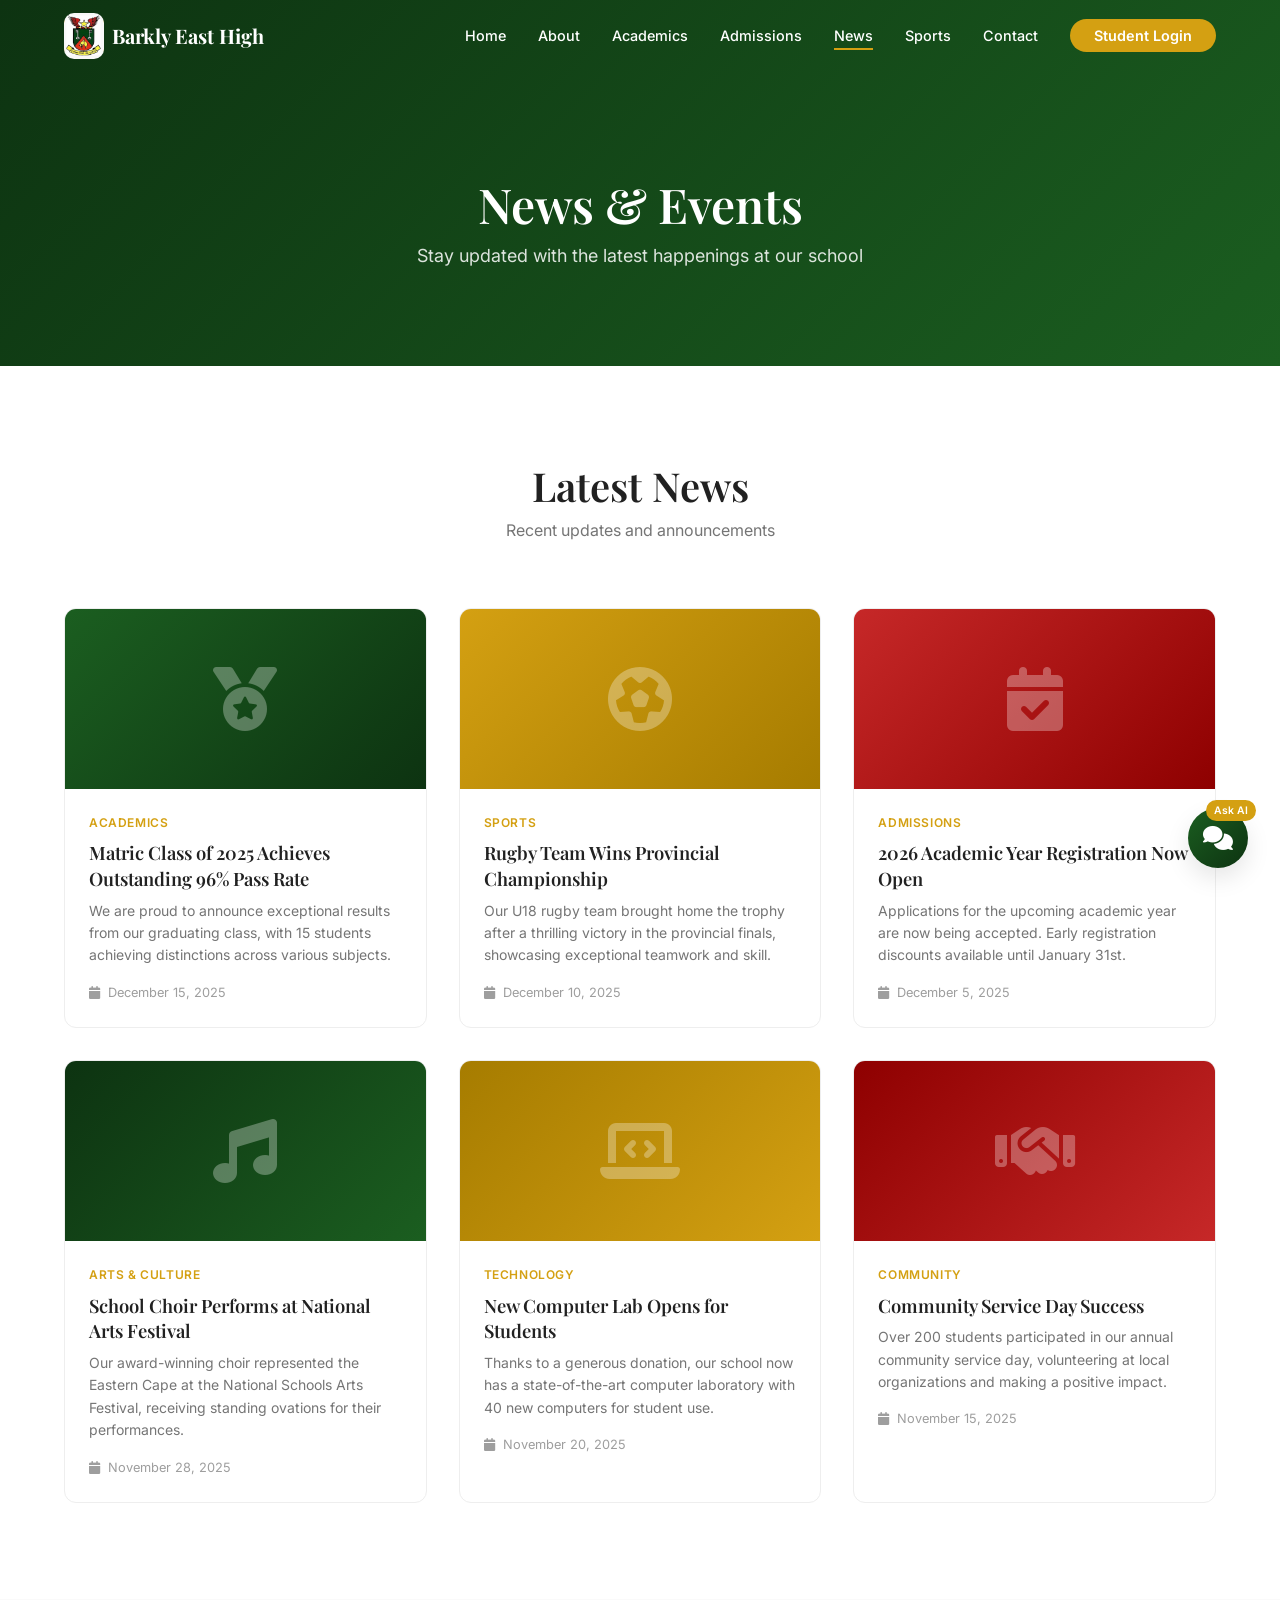
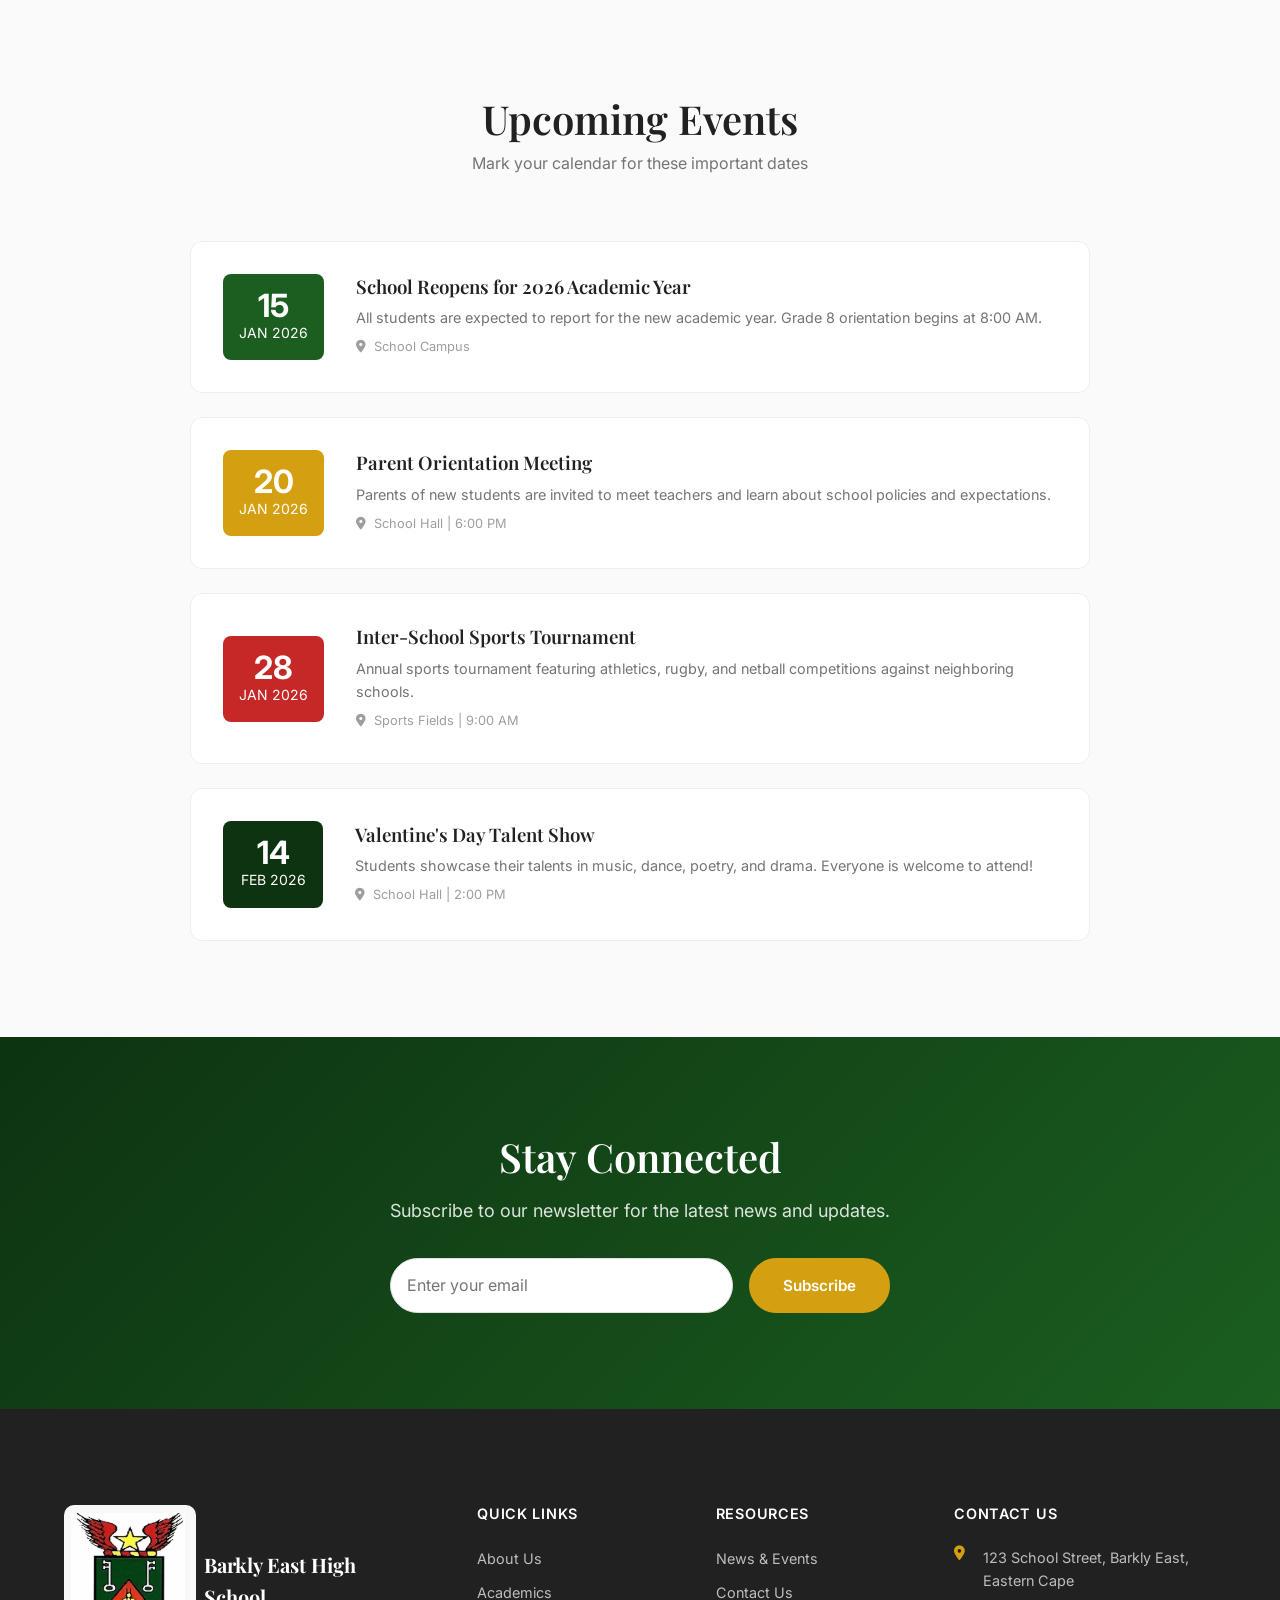
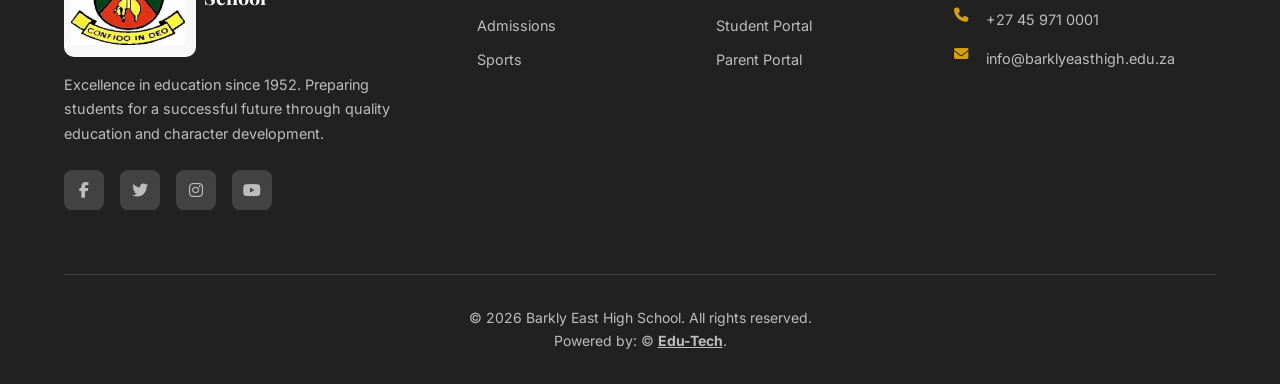
<file: news.html>
<html lang="en">
<head>
    <meta charset="UTF-8">
    <meta name="viewport" content="width=device-width, initial-scale=1.0">
    <title>News & Events - Barkly East High School</title>
    <link rel="icon" type="image/png" href="images/BEHS_logo.png">
    <link rel="preconnect" href="https://fonts.googleapis.com">
    <link rel="preconnect" href="https://fonts.gstatic.com" crossorigin>
    <link href="https://fonts.googleapis.com/css2?family=Playfair+Display:wght@400;600;700&family=Inter:wght@300;400;500;600&display=swap" rel="stylesheet">
    <link rel="stylesheet" href="https://cdnjs.cloudflare.com/ajax/libs/font-awesome/6.5.1/css/all.min.css">
    <link rel="stylesheet" href="style.css">
</head>
<body>
    <!-- Navigation -->
    <nav class="navbar scrolled" id="navbar">
        <div class="nav-container">
            <a href="index.html" class="nav-logo">
                <div class="logo-icon">
                    <img src="Images/BEHS_logo.png" alt="Barkly East High School Logo" class="barklyEastHighSchoolLogo">
                </div>
                <span class="logo-text">Barkly East High</span>
            </a>
            
            <button class="nav-toggle" id="navToggle" aria-label="Toggle navigation">
                <span></span>
                <span></span>
                <span></span>
            </button>
            
            <ul class="nav-menu" id="navMenu">
                <li><a href="index.html" class="nav-link">Home</a></li>
                <li><a href="about.html" class="nav-link">About</a></li>
                <li><a href="academics.html" class="nav-link">Academics</a></li>
                <li><a href="admissions.html" class="nav-link">Admissions</a></li>
                <li><a href="news.html" class="nav-link active">News</a></li>
                <li><a href="sports.html" class="nav-link">Sports</a></li>
                <li><a href="contact.html" class="nav-link">Contact</a></li>
                <li><a href="login.html" class="nav-link btn-login">Student Login</a></li>
            </ul>
        </div>
    </nav>

    <!-- Page Header -->
    <section class="page-header">
        <div class="container">
            <h1 data-testid="news-page-title">News & Events</h1>
            <p>Stay updated with the latest happenings at our school</p>
        </div>
    </section>

    <!-- News Section -->
    <section class="content-section">
        <div class="container">
            <div class="section-header">
                <h2 class="section-title">Latest News</h2>
                <p class="section-subtitle">Recent updates and announcements</p>
            </div>
            
            <div style="display: grid; grid-template-columns: repeat(3, 1fr); gap: 2rem;">
                <!-- News Item 1 -->
                <article class="card" data-testid="news-item-1" style="padding: 0; overflow: hidden;">
                    <div style="height: 180px; background: linear-gradient(135deg, var(--green-primary), var(--green-dark)); display: flex; align-items: center; justify-content: center;">
                        <i class="fas fa-medal" style="font-size: 4rem; color: rgba(255,255,255,0.3);"></i>
                    </div>
                    <div style="padding: 1.5rem;">
                        <span style="font-size: 0.75rem; color: var(--gold-primary); font-weight: 600; text-transform: uppercase; letter-spacing: 0.05em;">Academics</span>
                        <h3 style="font-size: 1.15rem; margin: 0.5rem 0; line-height: 1.4;">Matric Class of 2025 Achieves Outstanding 96% Pass Rate</h3>
                        <p style="font-size: 0.875rem; color: var(--gray-600); margin-bottom: 1rem; line-height: 1.6;">We are proud to announce exceptional results from our graduating class, with 15 students achieving distinctions across various subjects.</p>
                        <div style="display: flex; justify-content: space-between; align-items: center;">
                            <span style="font-size: 0.8rem; color: var(--gray-500);"><i class="fas fa-calendar" style="margin-right: 0.5rem;"></i>December 15, 2025</span>
                        </div>
                    </div>
                </article>

                <!-- News Item 2 -->
                <article class="card" data-testid="news-item-2" style="padding: 0; overflow: hidden;">
                    <div style="height: 180px; background: linear-gradient(135deg, var(--gold-primary), var(--gold-dark)); display: flex; align-items: center; justify-content: center;">
                        <i class="fas fa-futbol" style="font-size: 4rem; color: rgba(255,255,255,0.3);"></i>
                    </div>
                    <div style="padding: 1.5rem;">
                        <span style="font-size: 0.75rem; color: var(--gold-primary); font-weight: 600; text-transform: uppercase; letter-spacing: 0.05em;">Sports</span>
                        <h3 style="font-size: 1.15rem; margin: 0.5rem 0; line-height: 1.4;">Rugby Team Wins Provincial Championship</h3>
                        <p style="font-size: 0.875rem; color: var(--gray-600); margin-bottom: 1rem; line-height: 1.6;">Our U18 rugby team brought home the trophy after a thrilling victory in the provincial finals, showcasing exceptional teamwork and skill.</p>
                        <div style="display: flex; justify-content: space-between; align-items: center;">
                            <span style="font-size: 0.8rem; color: var(--gray-500);"><i class="fas fa-calendar" style="margin-right: 0.5rem;"></i>December 10, 2025</span>
                        </div>
                    </div>
                </article>

                <!-- News Item 3 -->
                <article class="card" data-testid="news-item-3" style="padding: 0; overflow: hidden;">
                    <div style="height: 180px; background: linear-gradient(135deg, var(--red-primary), var(--red-dark)); display: flex; align-items: center; justify-content: center;">
                        <i class="fas fa-calendar-check" style="font-size: 4rem; color: rgba(255,255,255,0.3);"></i>
                    </div>
                    <div style="padding: 1.5rem;">
                        <span style="font-size: 0.75rem; color: var(--gold-primary); font-weight: 600; text-transform: uppercase; letter-spacing: 0.05em;">Admissions</span>
                        <h3 style="font-size: 1.15rem; margin: 0.5rem 0; line-height: 1.4;">2026 Academic Year Registration Now Open</h3>
                        <p style="font-size: 0.875rem; color: var(--gray-600); margin-bottom: 1rem; line-height: 1.6;">Applications for the upcoming academic year are now being accepted. Early registration discounts available until January 31st.</p>
                        <div style="display: flex; justify-content: space-between; align-items: center;">
                            <span style="font-size: 0.8rem; color: var(--gray-500);"><i class="fas fa-calendar" style="margin-right: 0.5rem;"></i>December 5, 2025</span>
                        </div>
                    </div>
                </article>

                <!-- News Item 4 -->
                <article class="card" data-testid="news-item-4" style="padding: 0; overflow: hidden;">
                    <div style="height: 180px; background: linear-gradient(135deg, var(--green-dark), var(--green-primary)); display: flex; align-items: center; justify-content: center;">
                        <i class="fas fa-music" style="font-size: 4rem; color: rgba(255,255,255,0.3);"></i>
                    </div>
                    <div style="padding: 1.5rem;">
                        <span style="font-size: 0.75rem; color: var(--gold-primary); font-weight: 600; text-transform: uppercase; letter-spacing: 0.05em;">Arts & Culture</span>
                        <h3 style="font-size: 1.15rem; margin: 0.5rem 0; line-height: 1.4;">School Choir Performs at National Arts Festival</h3>
                        <p style="font-size: 0.875rem; color: var(--gray-600); margin-bottom: 1rem; line-height: 1.6;">Our award-winning choir represented the Eastern Cape at the National Schools Arts Festival, receiving standing ovations for their performances.</p>
                        <div style="display: flex; justify-content: space-between; align-items: center;">
                            <span style="font-size: 0.8rem; color: var(--gray-500);"><i class="fas fa-calendar" style="margin-right: 0.5rem;"></i>November 28, 2025</span>
                        </div>
                    </div>
                </article>

                <!-- News Item 5 -->
                <article class="card" data-testid="news-item-5" style="padding: 0; overflow: hidden;">
                    <div style="height: 180px; background: linear-gradient(135deg, var(--gold-dark), var(--gold-primary)); display: flex; align-items: center; justify-content: center;">
                        <i class="fas fa-laptop-code" style="font-size: 4rem; color: rgba(255,255,255,0.3);"></i>
                    </div>
                    <div style="padding: 1.5rem;">
                        <span style="font-size: 0.75rem; color: var(--gold-primary); font-weight: 600; text-transform: uppercase; letter-spacing: 0.05em;">Technology</span>
                        <h3 style="font-size: 1.15rem; margin: 0.5rem 0; line-height: 1.4;">New Computer Lab Opens for Students</h3>
                        <p style="font-size: 0.875rem; color: var(--gray-600); margin-bottom: 1rem; line-height: 1.6;">Thanks to a generous donation, our school now has a state-of-the-art computer laboratory with 40 new computers for student use.</p>
                        <div style="display: flex; justify-content: space-between; align-items: center;">
                            <span style="font-size: 0.8rem; color: var(--gray-500);"><i class="fas fa-calendar" style="margin-right: 0.5rem;"></i>November 20, 2025</span>
                        </div>
                    </div>
                </article>

                <!-- News Item 6 -->
                <article class="card" data-testid="news-item-6" style="padding: 0; overflow: hidden;">
                    <div style="height: 180px; background: linear-gradient(135deg, var(--red-dark), var(--red-primary)); display: flex; align-items: center; justify-content: center;">
                        <i class="fas fa-handshake" style="font-size: 4rem; color: rgba(255,255,255,0.3);"></i>
                    </div>
                    <div style="padding: 1.5rem;">
                        <span style="font-size: 0.75rem; color: var(--gold-primary); font-weight: 600; text-transform: uppercase; letter-spacing: 0.05em;">Community</span>
                        <h3 style="font-size: 1.15rem; margin: 0.5rem 0; line-height: 1.4;">Community Service Day Success</h3>
                        <p style="font-size: 0.875rem; color: var(--gray-600); margin-bottom: 1rem; line-height: 1.6;">Over 200 students participated in our annual community service day, volunteering at local organizations and making a positive impact.</p>
                        <div style="display: flex; justify-content: space-between; align-items: center;">
                            <span style="font-size: 0.8rem; color: var(--gray-500);"><i class="fas fa-calendar" style="margin-right: 0.5rem;"></i>November 15, 2025</span>
                        </div>
                    </div>
                </article>
            </div>
        </div>
    </section>

    <!-- Upcoming Events -->
    <section class="content-section alt">
        <div class="container">
            <div class="section-header">
                <h2 class="section-title">Upcoming Events</h2>
                <p class="section-subtitle">Mark your calendar for these important dates</p>
            </div>
            
            <div style="max-width: 900px; margin: 0 auto;">
                <div class="card" data-testid="event-1" style="display: flex; gap: 2rem; margin-bottom: 1.5rem; align-items: center;">
                    <div style="min-width: 100px; text-align: center; padding: 1rem; background: var(--green-primary); border-radius: var(--radius-md); color: white;">
                        <div style="font-size: 2rem; font-weight: 700; line-height: 1;">15</div>
                        <div style="font-size: 0.875rem; text-transform: uppercase;">Jan 2026</div>
                    </div>
                    <div style="flex: 1;">
                        <h3 style="margin-bottom: 0.5rem;">School Reopens for 2026 Academic Year</h3>
                        <p style="color: var(--gray-600); font-size: 0.9rem; margin-bottom: 0.5rem;">All students are expected to report for the new academic year. Grade 8 orientation begins at 8:00 AM.</p>
                        <span style="font-size: 0.8rem; color: var(--gray-500);"><i class="fas fa-map-marker-alt" style="margin-right: 0.5rem;"></i>School Campus</span>
                    </div>
                </div>

                <div class="card" data-testid="event-2" style="display: flex; gap: 2rem; margin-bottom: 1.5rem; align-items: center;">
                    <div style="min-width: 100px; text-align: center; padding: 1rem; background: var(--gold-primary); border-radius: var(--radius-md); color: white;">
                        <div style="font-size: 2rem; font-weight: 700; line-height: 1;">20</div>
                        <div style="font-size: 0.875rem; text-transform: uppercase;">Jan 2026</div>
                    </div>
                    <div style="flex: 1;">
                        <h3 style="margin-bottom: 0.5rem;">Parent Orientation Meeting</h3>
                        <p style="color: var(--gray-600); font-size: 0.9rem; margin-bottom: 0.5rem;">Parents of new students are invited to meet teachers and learn about school policies and expectations.</p>
                        <span style="font-size: 0.8rem; color: var(--gray-500);"><i class="fas fa-map-marker-alt" style="margin-right: 0.5rem;"></i>School Hall | 6:00 PM</span>
                    </div>
                </div>

                <div class="card" data-testid="event-3" style="display: flex; gap: 2rem; margin-bottom: 1.5rem; align-items: center;">
                    <div style="min-width: 100px; text-align: center; padding: 1rem; background: var(--red-primary); border-radius: var(--radius-md); color: white;">
                        <div style="font-size: 2rem; font-weight: 700; line-height: 1;">28</div>
                        <div style="font-size: 0.875rem; text-transform: uppercase;">Jan 2026</div>
                    </div>
                    <div style="flex: 1;">
                        <h3 style="margin-bottom: 0.5rem;">Inter-School Sports Tournament</h3>
                        <p style="color: var(--gray-600); font-size: 0.9rem; margin-bottom: 0.5rem;">Annual sports tournament featuring athletics, rugby, and netball competitions against neighboring schools.</p>
                        <span style="font-size: 0.8rem; color: var(--gray-500);"><i class="fas fa-map-marker-alt" style="margin-right: 0.5rem;"></i>Sports Fields | 9:00 AM</span>
                    </div>
                </div>

                <div class="card" data-testid="event-4" style="display: flex; gap: 2rem; align-items: center;">
                    <div style="min-width: 100px; text-align: center; padding: 1rem; background: var(--green-dark); border-radius: var(--radius-md); color: white;">
                        <div style="font-size: 2rem; font-weight: 700; line-height: 1;">14</div>
                        <div style="font-size: 0.875rem; text-transform: uppercase;">Feb 2026</div>
                    </div>
                    <div style="flex: 1;">
                        <h3 style="margin-bottom: 0.5rem;">Valentine's Day Talent Show</h3>
                        <p style="color: var(--gray-600); font-size: 0.9rem; margin-bottom: 0.5rem;">Students showcase their talents in music, dance, poetry, and drama. Everyone is welcome to attend!</p>
                        <span style="font-size: 0.8rem; color: var(--gray-500);"><i class="fas fa-map-marker-alt" style="margin-right: 0.5rem;"></i>School Hall | 2:00 PM</span>
                    </div>
                </div>
            </div>
        </div>
    </section>

    <!-- Newsletter Signup -->
    <section class="cta-section">
        <div class="container">
            <div class="cta-content">
                <h2>Stay Connected</h2>
                <p>Subscribe to our newsletter for the latest news and updates.</p>
                <form style="max-width: 500px; margin: 0 auto; display: flex; gap: 1rem;" data-testid="newsletter-form">
                    <input type="email" placeholder="Enter your email" class="form-input" style="flex: 1; border-radius: var(--radius-full);" required data-testid="newsletter-email">
                    <button type="submit" class="btn btn-primary" data-testid="newsletter-submit">Subscribe</button>
                </form>
            </div>
        </div>
    </section>

    <!-- Footer -->
    <footer class="footer">
        <div class="container">
            <div class="footer-grid">
                <div class="footer-brand">
                    <a href="index.html" class="footer-logo">
                        <img src="Images/BEHS_logo.png" alt="Barkly East High School Logo" class="barklyEastHighSchoolLogo">
                        <span>Barkly East High School</span>
                    </a>
                    <p>Excellence in education since 1952. Preparing students for a successful future through quality education and character development.</p>
                    <div class="social-links">
                        <a href="#" aria-label="Facebook"><i class="fab fa-facebook-f"></i></a>
                        <a href="#" aria-label="Twitter"><i class="fab fa-twitter"></i></a>
                        <a href="#" aria-label="Instagram"><i class="fab fa-instagram"></i></a>
                        <a href="#" aria-label="YouTube"><i class="fab fa-youtube"></i></a>
                    </div>
                </div>
                <div class="footer-links">
                    <h4>Quick Links</h4>
                    <ul>
                        <li><a href="about.html">About Us</a></li>
                        <li><a href="academics.html">Academics</a></li>
                        <li><a href="admissions.html">Admissions</a></li>
                        <li><a href="sports.html">Sports</a></li>
                    </ul>
                </div>
                <div class="footer-links">
                    <h4>Resources</h4>
                    <ul>
                        <li><a href="news.html">News & Events</a></li>
                        <li><a href="contact.html">Contact Us</a></li>
                        <li><a href="login.html">Student Portal</a></li>
                        <li><a href="parent-portal.html">Parent Portal</a></li>
                    </ul>
                </div>
                <div class="footer-contact">
                    <h4>Contact Us</h4>
                    <ul>
                        <li><i class="fas fa-map-marker-alt"></i> 123 School Street, Barkly East, Eastern Cape</li>
                        <li><i class="fas fa-phone"></i> +27 45 971 0001</li>
                        <li><i class="fas fa-envelope"></i> info@barklyeasthigh.edu.za</li>
                    </ul>
                </div>
            </div>
            <div class="footer-bottom">
                <p>&copy; 2026 Barkly East High School. All rights reserved.</p>
                <p>Powered by: &copy; <a href="https://romeooemor.github.io/Edu-Tech/"><b><u>Edu-Tech</u></b></a>.</p>
            </div>
        </div>
    </footer>

    <!-- Chatbot Widget -->
    <div class="chatbot-widget" id="chatbotWidget" data-testid="chatbot-widget">
        <button class="chatbot-toggle" id="chatbotToggle" data-testid="chatbot-toggle">
            <i class="fas fa-comments"></i>
            <span class="chatbot-badge">Ask AI</span>
        </button>
        <div class="chatbot-container" id="chatbotContainer">
            <div class="chatbot-header">
                <div class="chatbot-header-info">
                    <i class="fas fa-robot"></i>
                    <span>School Assistant</span>
                </div>
                <button class="chatbot-close" id="chatbotClose" data-testid="chatbot-close">
                    <i class="fas fa-times"></i>
                </button>
            </div>
            <div class="chatbot-messages" id="chatbotMessages" data-testid="chatbot-messages">
                <div class="chat-message bot">
                    <div class="message-content">
                        <p>Hello! I'm your school assistant. How can I help you today?</p>
                    </div>
                </div>
            </div>
            <div class="chatbot-input-container">
                <input type="text" id="chatbotInput" class="chatbot-input" placeholder="Type your question..." data-testid="chatbot-input">
                <button id="chatbotSend" class="chatbot-send" data-testid="chatbot-send">
                    <i class="fas fa-paper-plane"></i>
                </button>
            </div>
        </div>
    </div>

    <script src="script.js"></script>
    <script>
        // Newsletter form handler
        document.querySelector('[data-testid=\"newsletter-form\"]').addEventListener('submit', function(e) {
            e.preventDefault();
            showNotification('Thank you for subscribing to our newsletter!', 'success');
            this.reset();
        });
    </script>
    <style>
        @media (max-width: 968px) {
            [style*="grid-template-columns: repeat(3"] { grid-template-columns: repeat(2, 1fr) !important; }
        }
        @media (max-width: 576px) {
            [style*="grid-template-columns: repeat"] { grid-template-columns: 1fr !important; }
            [style*="display: flex"][style*="gap: 2rem"] { flex-direction: column !important; gap: 1rem !important; }
            [style*="min-width: 100px"] { min-width: auto !important; }
        }
    </style>
</body>
</html>
</file>
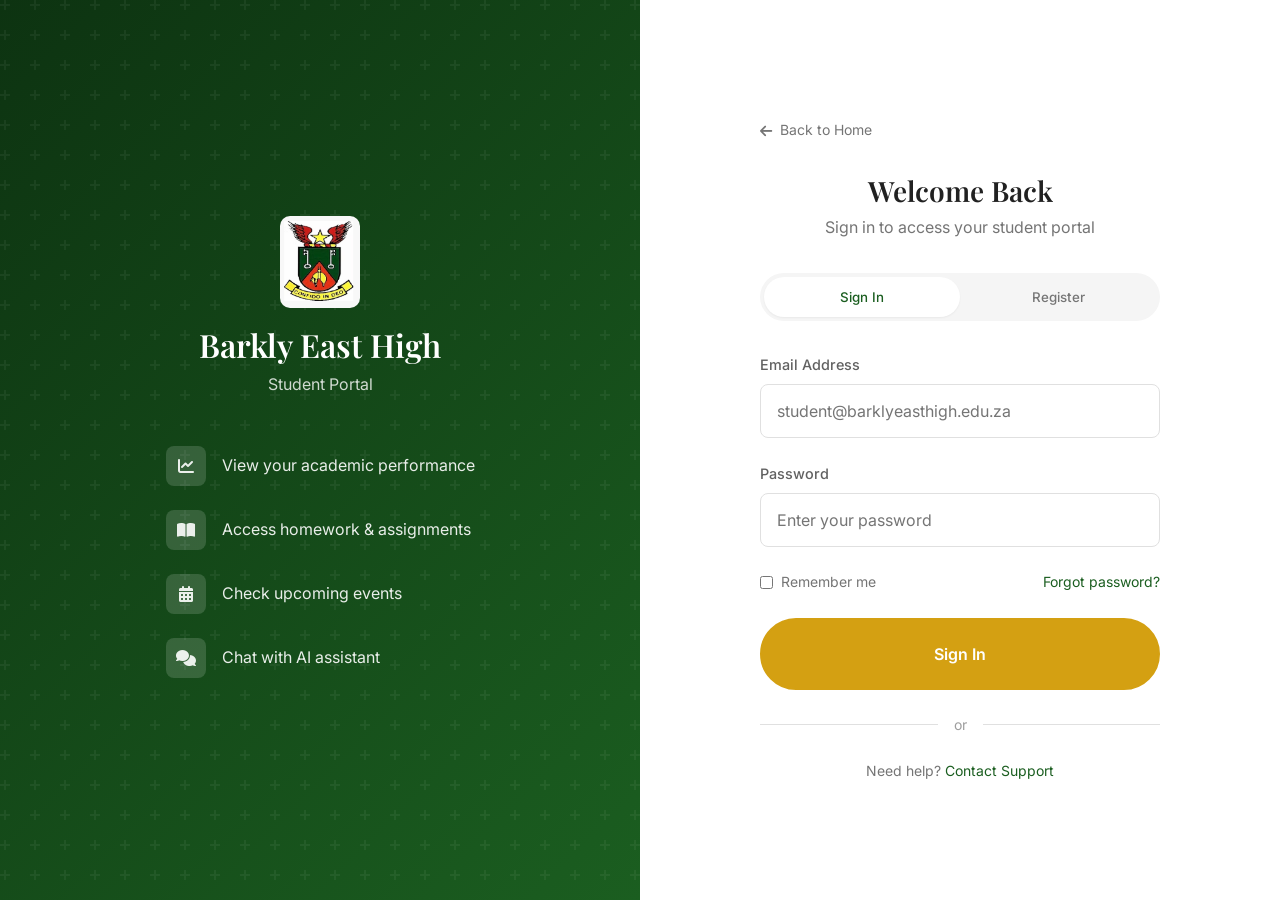
<file: portal.html>
<!DOCTYPE html>
<html lang="en">
<head>
    <meta charset="UTF-8">
    <meta name="viewport" content="width=device-width, initial-scale=1.0">
    <title>Student Portal - Barkly East High School</title>
    <link rel="preconnect" href="https://fonts.googleapis.com">
    <link rel="preconnect" href="https://fonts.gstatic.com" crossorigin>
    <link href="https://fonts.googleapis.com/css2?family=Playfair+Display:wght@400;600;700&family=Inter:wght@300;400;500;600&display=swap" rel="stylesheet">
    <link rel="stylesheet" href="https://cdnjs.cloudflare.com/ajax/libs/font-awesome/6.5.1/css/all.min.css">
    <link rel="stylesheet" href="style.css">
    <style>
        .portal-layout {
            display: flex;
            min-height: 100vh;
        }
        
        .portal-sidebar {
            width: 260px;
            background: var(--gray-900);
            color: white;
            padding: 1.5rem;
            display: flex;
            flex-direction: column;
            position: fixed;
            left: 0;
            top: 0;
            bottom: 0;
            z-index: 100;
            transition: transform var(--transition-base);
        }
        
        .portal-sidebar-brand {
            display: flex;
            align-items: center;
            gap: 0.75rem;
            padding-bottom: 1.5rem;
            border-bottom: 1px solid var(--gray-800);
            margin-bottom: 1.5rem;
        }
        
        .portal-sidebar-brand .logo-icon {
            width: 40px;
            height: 40px;
            background: var(--gold-primary);
            border-radius: var(--radius-md);
            display: flex;
            align-items: center;
            justify-content: center;
            font-size: 1.25rem;
        }
        
        .portal-sidebar-brand span {
            font-weight: 600;
            font-size: 1rem;
        }
        
        .portal-nav {
            flex: 1;
        }
        
        .portal-nav-item {
            display: flex;
            align-items: center;
            gap: 0.75rem;
            padding: 0.75rem 1rem;
            border-radius: var(--radius-md);
            color: var(--gray-400);
            margin-bottom: 0.25rem;
            transition: all var(--transition-fast);
            cursor: pointer;
        }
        
        .portal-nav-item:hover,
        .portal-nav-item.active {
            background: var(--gray-800);
            color: white;
        }
        
        .portal-nav-item.active {
            background: var(--green-primary);
        }
        
        .portal-nav-item i {
            width: 20px;
            text-align: center;
        }
        
        .portal-nav-section {
            font-size: 0.7rem;
            text-transform: uppercase;
            letter-spacing: 0.1em;
            color: var(--gray-500);
            padding: 1rem 1rem 0.5rem;
        }
        
        .portal-logout {
            padding-top: 1rem;
            border-top: 1px solid var(--gray-800);
            margin-top: auto;
        }
        
        .portal-main {
            flex: 1;
            margin-left: 260px;
            background: var(--gray-100);
            min-height: 100vh;
        }
        
        .portal-header {
            background: white;
            padding: 1rem 2rem;
            display: flex;
            justify-content: space-between;
            align-items: center;
            border-bottom: 1px solid var(--gray-200);
            position: sticky;
            top: 0;
            z-index: 50;
        }
        
        .portal-header h1 {
            font-size: 1.5rem;
            font-weight: 600;
        }
        
        .portal-user {
            display: flex;
            align-items: center;
            gap: 0.75rem;
        }
        
        .portal-user-avatar {
            width: 40px;
            height: 40px;
            background: var(--green-primary);
            border-radius: 50%;
            display: flex;
            align-items: center;
            justify-content: center;
            color: white;
            font-weight: 600;
        }
        
        .portal-content {
            padding: 2rem;
        }
        
        .portal-grid {
            display: grid;
            grid-template-columns: repeat(4, 1fr);
            gap: 1.5rem;
            margin-bottom: 2rem;
        }
        
        .portal-stat {
            background: white;
            padding: 1.5rem;
            border-radius: var(--radius-lg);
            box-shadow: var(--shadow-sm);
        }
        
        .portal-stat-icon {
            width: 48px;
            height: 48px;
            border-radius: var(--radius-md);
            display: flex;
            align-items: center;
            justify-content: center;
            font-size: 1.25rem;
            margin-bottom: 1rem;
        }
        
        .portal-stat h3 {
            font-size: 1.75rem;
            margin-bottom: 0.25rem;
        }
        
        .portal-stat p {
            color: var(--gray-600);
            font-size: 0.875rem;
        }
        
        .portal-card {
            background: white;
            border-radius: var(--radius-lg);
            box-shadow: var(--shadow-sm);
            overflow: hidden;
        }
        
        .portal-card-header {
            padding: 1.25rem 1.5rem;
            border-bottom: 1px solid var(--gray-200);
            display: flex;
            justify-content: space-between;
            align-items: center;
        }
        
        .portal-card-header h2 {
            font-size: 1.1rem;
            font-weight: 600;
        }
        
        .portal-card-body {
            padding: 1.5rem;
        }
        
        .mobile-menu-toggle {
            display: none;
            padding: 0.5rem;
            font-size: 1.25rem;
            color: var(--gray-700);
        }
        
        .mobile-overlay {
            display: none;
            position: fixed;
            top: 0;
            left: 0;
            right: 0;
            bottom: 0;
            background: rgba(0, 0, 0, 0.5);
            z-index: 99;
        }
        
        /* Section visibility */
        .portal-section {
            display: none;
        }
        
        .portal-section.active {
            display: block;
        }
        
        /* Marks table */
        .marks-table {
            width: 100%;
            border-collapse: collapse;
        }
        
        .marks-table th,
        .marks-table td {
            padding: 1rem;
            text-align: left;
            border-bottom: 1px solid var(--gray-200);
        }
        
        .marks-table th {
            background: var(--gray-50);
            font-weight: 600;
            color: var(--gray-700);
            font-size: 0.8rem;
            text-transform: uppercase;
        }
        
        .marks-table tr:hover {
            background: var(--gray-50);
        }
        
        .mark-badge {
            display: inline-block;
            padding: 0.25rem 0.75rem;
            border-radius: var(--radius-full);
            font-size: 0.8rem;
            font-weight: 600;
        }
        
        .mark-badge.pass {
            background: rgba(27, 94, 32, 0.1);
            color: var(--green-primary);
        }
        
        .mark-badge.fail {
            background: rgba(198, 40, 40, 0.1);
            color: var(--red-primary);
        }
        
        .mark-badge.distinction {
            background: rgba(212, 160, 18, 0.1);
            color: var(--gold-dark);
        }
        
        /* Homework cards */
        .homework-card {
            background: var(--gray-50);
            border-radius: var(--radius-md);
            padding: 1.25rem;
            margin-bottom: 1rem;
            border-left: 4px solid var(--green-primary);
        }
        
        .homework-card.urgent {
            border-left-color: var(--red-primary);
        }
        
        .homework-card h4 {
            margin-bottom: 0.5rem;
        }
        
        .homework-card p {
            color: var(--gray-600);
            font-size: 0.9rem;
            margin-bottom: 0.75rem;
        }
        
        .homework-meta {
            display: flex;
            justify-content: space-between;
            align-items: center;
            font-size: 0.8rem;
        }
        
        .homework-meta span {
            display: flex;
            align-items: center;
            gap: 0.5rem;
            color: var(--gray-500);
        }
        
        /* Timetable */
        .timetable {
            width: 100%;
            border-collapse: collapse;
        }
        
        .timetable th,
        .timetable td {
            padding: 0.75rem;
            text-align: center;
            border: 1px solid var(--gray-200);
            font-size: 0.85rem;
        }
        
        .timetable th {
            background: var(--green-primary);
            color: white;
            font-weight: 600;
        }
        
        .timetable td {
            background: white;
        }
        
        .timetable .time-slot {
            background: var(--gray-100);
            font-weight: 500;
            color: var(--gray-700);
            width: 80px;
        }
        
        .timetable .subject {
            font-weight: 500;
        }
        
        .timetable .teacher {
            font-size: 0.75rem;
            color: var(--gray-500);
        }
        
        .timetable .break-row td {
            background: var(--gold-light);
            font-weight: 500;
            color: var(--gold-dark);
        }
        
        /* Sick leave form */
        .sick-leave-card {
            background: var(--gray-50);
            border-radius: var(--radius-md);
            padding: 1rem;
            margin-bottom: 1rem;
            display: flex;
            justify-content: space-between;
            align-items: center;
        }
        
        .sick-leave-card .status {
            padding: 0.25rem 0.75rem;
            border-radius: var(--radius-full);
            font-size: 0.75rem;
            font-weight: 600;
        }
        
        .sick-leave-card .status.pending {
            background: rgba(212, 160, 18, 0.15);
            color: var(--gold-dark);
        }
        
        .sick-leave-card .status.approved {
            background: rgba(27, 94, 32, 0.15);
            color: var(--green-primary);
        }
        
        .sick-leave-card .status.rejected {
            background: rgba(198, 40, 40, 0.15);
            color: var(--red-primary);
        }
        
        /* Events */
        .event-card {
            display: flex;
            gap: 1.5rem;
            padding: 1.25rem;
            background: var(--gray-50);
            border-radius: var(--radius-md);
            margin-bottom: 1rem;
        }
        
        .event-date {
            text-align: center;
            min-width: 60px;
            padding: 0.75rem;
            background: var(--green-primary);
            border-radius: var(--radius-md);
            color: white;
        }
        
        .event-date .day {
            font-size: 1.5rem;
            font-weight: 700;
            line-height: 1;
        }
        
        .event-date .month {
            font-size: 0.75rem;
            text-transform: uppercase;
        }
        
        .event-info h4 {
            margin-bottom: 0.25rem;
        }
        
        .event-info p {
            color: var(--gray-600);
            font-size: 0.875rem;
            margin-bottom: 0.5rem;
        }
        
        .event-info .event-meta {
            font-size: 0.8rem;
            color: var(--gray-500);
        }
        
        /* Modal */
        .modal-overlay {
            position: fixed;
            top: 0;
            left: 0;
            right: 0;
            bottom: 0;
            background: rgba(0, 0, 0, 0.5);
            display: flex;
            align-items: center;
            justify-content: center;
            z-index: 1000;
            opacity: 0;
            visibility: hidden;
            transition: all var(--transition-fast);
        }
        
        .modal-overlay.active {
            opacity: 1;
            visibility: visible;
        }
        
        .modal {
            background: white;
            border-radius: var(--radius-lg);
            max-width: 500px;
            width: 90%;
            max-height: 90vh;
            overflow-y: auto;
            transform: translateY(20px);
            transition: transform var(--transition-fast);
        }
        
        .modal-overlay.active .modal {
            transform: translateY(0);
        }
        
        .modal-header {
            padding: 1.25rem 1.5rem;
            border-bottom: 1px solid var(--gray-200);
            display: flex;
            justify-content: space-between;
            align-items: center;
        }
        
        .modal-header h3 {
            font-size: 1.1rem;
        }
        
        .modal-close {
            width: 32px;
            height: 32px;
            display: flex;
            align-items: center;
            justify-content: center;
            border-radius: var(--radius-md);
            color: var(--gray-500);
            transition: all var(--transition-fast);
        }
        
        .modal-close:hover {
            background: var(--gray-100);
            color: var(--gray-800);
        }
        
        .modal-body {
            padding: 1.5rem;
        }
        
        /* Profile edit */
        .profile-section {
            display: flex;
            gap: 2rem;
            align-items: flex-start;
        }
        
        .profile-avatar-large {
            width: 120px;
            height: 120px;
            background: var(--green-primary);
            border-radius: 50%;
            display: flex;
            align-items: center;
            justify-content: center;
            color: white;
            font-size: 3rem;
            font-weight: 600;
            flex-shrink: 0;
        }
        
        .profile-details {
            flex: 1;
        }
        
        @media (max-width: 968px) {
            .portal-sidebar {
                transform: translateX(-100%);
            }
            
            .portal-sidebar.active {
                transform: translateX(0);
            }
            
            .mobile-overlay.active {
                display: block;
            }
            
            .portal-main {
                margin-left: 0;
            }
            
            .mobile-menu-toggle {
                display: block;
            }
            
            .portal-grid {
                grid-template-columns: repeat(2, 1fr);
            }
            
            .profile-section {
                flex-direction: column;
                align-items: center;
                text-align: center;
            }
        }
        
        @media (max-width: 576px) {
            .portal-grid {
                grid-template-columns: 1fr;
            }
            
            .portal-content {
                padding: 1rem;
            }
            
            .timetable {
                font-size: 0.75rem;
            }
            
            .timetable th,
            .timetable td {
                padding: 0.5rem 0.25rem;
            }
        }
    </style>
</head>
<body>
    <div class="portal-layout">
        <!-- Mobile Overlay -->
        <div class="mobile-overlay" id="mobileOverlay"></div>
        
        <!-- Sidebar -->
        <aside class="portal-sidebar" id="portalSidebar">
            <div class="portal-sidebar-brand">
                <div class="logo-icon">
                    <i class="fas fa-graduation-cap"></i>
                </div>
                <span>Student Portal</span>
            </div>
            
            <nav class="portal-nav">
                <a class="portal-nav-item active" data-section="dashboard" data-testid="nav-dashboard">
                    <i class="fas fa-home"></i>
                    <span>Dashboard</span>
                </a>
                
                <div class="portal-nav-section">Academic</div>
                <a class="portal-nav-item" data-section="marks" data-testid="nav-marks">
                    <i class="fas fa-chart-bar"></i>
                    <span>My Marks</span>
                </a>
                <a class="portal-nav-item" data-section="homework" data-testid="nav-homework">
                    <i class="fas fa-book"></i>
                    <span>Homework</span>
                </a>
                <a class="portal-nav-item" data-section="timetable" data-testid="nav-timetable">
                    <i class="fas fa-calendar-alt"></i>
                    <span>Timetable</span>
                </a>
                
                <div class="portal-nav-section">Services</div>
                <a class="portal-nav-item" data-section="sick-leave" data-testid="nav-sick-leave">
                    <i class="fas fa-medkit"></i>
                    <span>Sick Leave</span>
                </a>
                <a class="portal-nav-item" data-section="events" data-testid="nav-events">
                    <i class="fas fa-calendar-check"></i>
                    <span>Events</span>
                </a>
                
                <div class="portal-nav-section">Account</div>
                <a class="portal-nav-item" data-section="profile" data-testid="nav-profile">
                    <i class="fas fa-user"></i>
                    <span>My Profile</span>
                </a>
                <a class="portal-nav-item" id="openChatbot" data-testid="nav-assistant">
                    <i class="fas fa-robot"></i>
                    <span>AI Assistant</span>
                </a>
            </nav>
            
            <div class="portal-logout">
                <a href="login.html" class="portal-nav-item" id="logoutBtn" data-testid="logout-btn">
                    <i class="fas fa-sign-out-alt"></i>
                    <span>Logout</span>
                </a>
            </div>
        </aside>
        
        <!-- Main Content -->
        <main class="portal-main">
            <header class="portal-header">
                <div style="display: flex; align-items: center; gap: 1rem;">
                    <button class="mobile-menu-toggle" id="mobileMenuToggle">
                        <i class="fas fa-bars"></i>
                    </button>
                    <h1 id="pageTitle" data-testid="portal-title">Dashboard</h1>
                </div>
                <div class="portal-user" style="cursor: pointer;" onclick="showSection('profile')">
                    <div>
                        <div style="font-weight: 500;" id="studentName" data-testid="student-name">Student</div>
                        <div style="font-size: 0.8rem; color: var(--gray-500);" id="studentGrade" data-testid="student-grade">Grade</div>
                    </div>
                    <div class="portal-user-avatar" id="studentAvatar" data-testid="student-avatar">S</div>
                </div>
            </header>
            
            <div class="portal-content">
                <!-- Dashboard Section -->
                <div class="portal-section active" id="section-dashboard">
                    <!-- Welcome Message -->
                    <div class="portal-card" style="margin-bottom: 2rem; background: linear-gradient(135deg, var(--green-primary), var(--green-dark)); color: white;">
                        <div class="portal-card-body">
                            <h2 style="color: white; margin-bottom: 0.5rem;">Welcome back, <span id="welcomeName">Student</span>!</h2>
                            <p style="color: rgba(255,255,255,0.85);">Here's an overview of your academic progress and upcoming activities.</p>
                        </div>
                    </div>
                    
                    <!-- Stats Grid -->
                    <div class="portal-grid">
                        <div class="portal-stat" data-testid="stat-average">
                            <div class="portal-stat-icon" style="background: rgba(27, 94, 32, 0.1); color: var(--green-primary);">
                                <i class="fas fa-chart-line"></i>
                            </div>
                            <h3 id="averageMark">--</h3>
                            <p>Average Mark</p>
                        </div>
                        <div class="portal-stat" data-testid="stat-homework">
                            <div class="portal-stat-icon" style="background: rgba(212, 160, 18, 0.1); color: var(--gold-primary);">
                                <i class="fas fa-tasks"></i>
                            </div>
                            <h3 id="pendingHomework">0</h3>
                            <p>Pending Homework</p>
                        </div>
                        <div class="portal-stat" data-testid="stat-attendance">
                            <div class="portal-stat-icon" style="background: rgba(198, 40, 40, 0.1); color: var(--red-primary);">
                                <i class="fas fa-calendar-check"></i>
                            </div>
                            <h3 id="attendanceRate">95%</h3>
                            <p>Attendance</p>
                        </div>
                        <div class="portal-stat" data-testid="stat-events">
                            <div class="portal-stat-icon" style="background: rgba(13, 51, 17, 0.1); color: var(--green-dark);">
                                <i class="fas fa-bell"></i>
                            </div>
                            <h3 id="upcomingEvents">0</h3>
                            <p>Upcoming Events</p>
                        </div>
                    </div>
                    
                    <!-- Two Column Layout -->
                    <div style="display: grid; grid-template-columns: 1fr 1fr; gap: 1.5rem;">
                        <!-- Recent Marks -->
                        <div class="portal-card" data-testid="recent-marks-card">
                            <div class="portal-card-header">
                                <h2>Recent Marks</h2>
                                <a href="#" onclick="showSection('marks'); return false;" style="font-size: 0.875rem; color: var(--green-primary);">View All</a>
                            </div>
                            <div class="portal-card-body" id="recentMarks">
                                <p style="color: var(--gray-500); text-align: center; padding: 2rem 0;">Loading marks...</p>
                            </div>
                        </div>
                        
                        <!-- Upcoming Homework -->
                        <div class="portal-card" data-testid="homework-card">
                            <div class="portal-card-header">
                                <h2>Upcoming Homework</h2>
                                <a href="#" onclick="showSection('homework'); return false;" style="font-size: 0.875rem; color: var(--green-primary);">View All</a>
                            </div>
                            <div class="portal-card-body" id="upcomingHomeworkList">
                                <p style="color: var(--gray-500); text-align: center; padding: 2rem 0;">Loading homework...</p>
                            </div>
                        </div>
                    </div>
                    
                    <!-- School Announcements -->
                    <div class="portal-card" style="margin-top: 1.5rem;" data-testid="announcements-card">
                        <div class="portal-card-header">
                            <h2>School Announcements</h2>
                        </div>
                        <div class="portal-card-body" id="announcementsList">
                            <div style="display: flex; gap: 1rem; padding: 1rem; background: var(--gray-50); border-radius: var(--radius-md); margin-bottom: 1rem;">
                                <div style="width: 48px; height: 48px; background: var(--gold-primary); border-radius: var(--radius-md); display: flex; align-items: center; justify-content: center; color: white; flex-shrink: 0;">
                                    <i class="fas fa-bullhorn"></i>
                                </div>
                                <div>
                                    <h4 style="font-size: 1rem; margin-bottom: 0.25rem;">2026 Registration Now Open</h4>
                                    <p style="font-size: 0.875rem; color: var(--gray-600);">Early bird registration for the 2026 academic year is now open. Contact the admissions office for more information.</p>
                                    <span style="font-size: 0.75rem; color: var(--gray-500);">December 15, 2025</span>
                                </div>
                            </div>
                            <div style="display: flex; gap: 1rem; padding: 1rem; background: var(--gray-50); border-radius: var(--radius-md);">
                                <div style="width: 48px; height: 48px; background: var(--green-primary); border-radius: var(--radius-md); display: flex; align-items: center; justify-content: center; color: white; flex-shrink: 0;">
                                    <i class="fas fa-trophy"></i>
                                </div>
                                <div>
                                    <h4 style="font-size: 1rem; margin-bottom: 0.25rem;">Congratulations to Our Matrics!</h4>
                                    <p style="font-size: 0.875rem; color: var(--gray-600);">The Class of 2025 achieved an outstanding 96% pass rate. Well done to all our students and teachers!</p>
                                    <span style="font-size: 0.75rem; color: var(--gray-500);">December 14, 2025</span>
                                </div>
                            </div>
                        </div>
                    </div>
                </div>
                
                <!-- Marks Section -->
                <div class="portal-section" id="section-marks">
                    <div class="portal-card">
                        <div class="portal-card-header">
                            <h2>My Academic Marks</h2>
                            <select id="termFilter" class="form-select" style="width: auto; padding: 0.5rem 1rem;">
                                <option value="all">All Terms</option>
                                <option value="Term 1">Term 1</option>
                                <option value="Term 2">Term 2</option>
                                <option value="Term 3">Term 3</option>
                                <option value="Term 4">Term 4</option>
                            </select>
                        </div>
                        <div class="portal-card-body">
                            <div style="overflow-x: auto;">
                                <table class="marks-table" id="marksTable">
                                    <thead>
                                        <tr>
                                            <th>Subject</th>
                                            <th>Term</th>
                                            <th>Mark</th>
                                            <th>Percentage</th>
                                            <th>Status</th>
                                        </tr>
                                    </thead>
                                    <tbody id="marksTableBody">
                                        <tr>
                                            <td colspan="5" style="text-align: center; padding: 2rem; color: var(--gray-500);">Loading marks...</td>
                                        </tr>
                                    </tbody>
                                </table>
                            </div>
                            <div style="margin-top: 1.5rem; padding: 1rem; background: var(--gray-50); border-radius: var(--radius-md);">
                                <div style="display: flex; justify-content: space-between; align-items: center;">
                                    <span style="font-weight: 600;">Overall Average:</span>
                                    <span id="overallAverage" style="font-size: 1.5rem; font-weight: 700; color: var(--green-primary);">--</span>
                                </div>
                            </div>
                        </div>
                    </div>
                </div>
                
                <!-- Homework Section -->
                <div class="portal-section" id="section-homework">
                    <div class="portal-card">
                        <div class="portal-card-header">
                            <h2>Homework Assignments</h2>
                            <span id="homeworkCount" style="background: var(--gold-primary); color: white; padding: 0.25rem 0.75rem; border-radius: var(--radius-full); font-size: 0.8rem;">0 pending</span>
                        </div>
                        <div class="portal-card-body" id="homeworkList">
                            <p style="color: var(--gray-500); text-align: center; padding: 2rem 0;">Loading homework...</p>
                        </div>
                    </div>
                </div>
                
                <!-- Timetable Section -->
                <div class="portal-section" id="section-timetable">
                    <div class="portal-card">
                        <div class="portal-card-header">
                            <h2>Weekly Timetable</h2>
                            <span id="currentDay" style="color: var(--gray-500);"></span>
                        </div>
                        <div class="portal-card-body">
                            <div style="overflow-x: auto;">
                                <table class="timetable" id="timetableTable">
                                    <thead>
                                        <tr>
                                            <th>Time</th>
                                            <th>Monday</th>
                                            <th>Tuesday</th>
                                            <th>Wednesday</th>
                                            <th>Thursday</th>
                                            <th>Friday</th>
                                        </tr>
                                    </thead>
                                    <tbody id="timetableBody">
                                    </tbody>
                                </table>
                            </div>
                        </div>
                    </div>
                </div>
                
                <!-- Sick Leave Section -->
                <div class="portal-section" id="section-sick-leave">
                    <div style="display: grid; grid-template-columns: 1fr 1fr; gap: 1.5rem;">
                        <!-- Submit Form -->
                        <div class="portal-card">
                            <div class="portal-card-header">
                                <h2>Submit Sick Leave</h2>
                            </div>
                            <div class="portal-card-body">
                                <form id="sickLeaveForm">
                                    <div class="form-group">
                                        <label class="form-label">Start Date</label>
                                        <input type="date" id="sickStartDate" class="form-input" required>
                                    </div>
                                    <div class="form-group">
                                        <label class="form-label">End Date</label>
                                        <input type="date" id="sickEndDate" class="form-input" required>
                                    </div>
                                    <div class="form-group">
                                        <label class="form-label">Reason</label>
                                        <textarea id="sickReason" class="form-textarea" rows="3" placeholder="Please describe your illness or reason for absence..." required></textarea>
                                    </div>
                                    <div class="form-group">
                                        <label class="form-label">Doctor's Note (Optional)</label>
                                        <input type="text" id="doctorNote" class="form-input" placeholder="Reference number or details">
                                    </div>
                                    <button type="submit" class="btn btn-primary" style="width: 100%;">
                                        <i class="fas fa-paper-plane"></i> Submit Request
                                    </button>
                                </form>
                            </div>
                        </div>
                        
                        <!-- History -->
                        <div class="portal-card">
                            <div class="portal-card-header">
                                <h2>Leave History</h2>
                            </div>
                            <div class="portal-card-body" id="sickLeaveHistory">
                                <p style="color: var(--gray-500); text-align: center; padding: 2rem 0;">No sick leave records found.</p>
                            </div>
                        </div>
                    </div>
                </div>
                
                <!-- Events Section -->
                <div class="portal-section" id="section-events">
                    <div class="portal-card">
                        <div class="portal-card-header">
                            <h2>Upcoming Events</h2>
                        </div>
                        <div class="portal-card-body" id="eventsList">
                            <p style="color: var(--gray-500); text-align: center; padding: 2rem 0;">Loading events...</p>
                        </div>
                    </div>
                </div>
                
                <!-- Profile Section -->
                <div class="portal-section" id="section-profile">
                    <div class="portal-card">
                        <div class="portal-card-header">
                            <h2>My Profile</h2>
                            <button class="btn btn-outline" onclick="openEditProfileModal()">
                                <i class="fas fa-edit"></i> Edit Profile
                            </button>
                        </div>
                        <div class="portal-card-body">
                            <div class="profile-section">
                                <div class="profile-avatar-large" id="profileAvatar">S</div>
                                <div class="profile-details">
                                    <h3 id="profileName" style="font-size: 1.5rem; margin-bottom: 0.5rem;">Student Name</h3>
                                    <p style="color: var(--gray-600); margin-bottom: 1.5rem;" id="profileGrade">Grade --</p>
                                    
                                    <div style="display: grid; grid-template-columns: repeat(2, 1fr); gap: 1rem;">
                                        <div>
                                            <span style="font-size: 0.8rem; color: var(--gray-500); text-transform: uppercase;">Email</span>
                                            <p id="profileEmail" style="font-weight: 500;">student@email.com</p>
                                        </div>
                                        <div>
                                            <span style="font-size: 0.8rem; color: var(--gray-500); text-transform: uppercase;">Student ID</span>
                                            <p id="profileId" style="font-weight: 500;">--</p>
                                        </div>
                                        <div>
                                            <span style="font-size: 0.8rem; color: var(--gray-500); text-transform: uppercase;">Joined</span>
                                            <p id="profileJoined" style="font-weight: 500;">--</p>
                                        </div>
                                        <div>
                                            <span style="font-size: 0.8rem; color: var(--gray-500); text-transform: uppercase;">Status</span>
                                            <p style="font-weight: 500; color: var(--green-primary);">Active</p>
                                        </div>
                                    </div>
                                    
                                    <div style="margin-top: 1.5rem;">
                                        <span style="font-size: 0.8rem; color: var(--gray-500); text-transform: uppercase;">Bio</span>
                                        <p id="profileBio" style="color: var(--gray-600); margin-top: 0.25rem;">No bio added yet.</p>
                                    </div>
                                    
                                    <div style="margin-top: 1.5rem;">
                                        <span style="font-size: 0.8rem; color: var(--gray-500); text-transform: uppercase;">Interests</span>
                                        <div id="profileInterests" style="display: flex; gap: 0.5rem; flex-wrap: wrap; margin-top: 0.5rem;">
                                            <span style="padding: 0.25rem 0.75rem; background: var(--gray-100); border-radius: var(--radius-full); font-size: 0.8rem; color: var(--gray-600);">No interests added</span>
                                        </div>
                                    </div>
                                </div>
                            </div>
                        </div>
                    </div>
                </div>
            </div>
        </main>
    </div>

    <!-- Edit Profile Modal -->
    <div class="modal-overlay" id="editProfileModal">
        <div class="modal">
            <div class="modal-header">
                <h3>Edit Profile</h3>
                <button class="modal-close" onclick="closeEditProfileModal()">
                    <i class="fas fa-times"></i>
                </button>
            </div>
            <div class="modal-body">
                <form id="editProfileForm">
                    <div class="form-group">
                        <label class="form-label">Bio</label>
                        <textarea id="editBio" class="form-textarea" rows="3" placeholder="Tell us about yourself..."></textarea>
                    </div>
                    <div class="form-group">
                        <label class="form-label">Interests (comma separated)</label>
                        <input type="text" id="editInterests" class="form-input" placeholder="Sports, Music, Science...">
                    </div>
                    <button type="submit" class="btn btn-primary" style="width: 100%;">
                        Save Changes
                    </button>
                </form>
            </div>
        </div>
    </div>

    <!-- Homework Detail Modal -->
    <div class="modal-overlay" id="homeworkModal">
        <div class="modal">
            <div class="modal-header">
                <h3 id="homeworkModalTitle">Homework Details</h3>
                <button class="modal-close" onclick="closeHomeworkModal()">
                    <i class="fas fa-times"></i>
                </button>
            </div>
            <div class="modal-body" id="homeworkModalBody">
            </div>
        </div>
    </div>

    <!-- Chatbot Widget -->
    <div class="chatbot-widget" id="chatbotWidget" data-testid="chatbot-widget">
        <button class="chatbot-toggle" id="chatbotToggle" data-testid="chatbot-toggle">
            <i class="fas fa-comments"></i>
            <span class="chatbot-badge">Ask AI</span>
        </button>
        <div class="chatbot-container" id="chatbotContainer">
            <div class="chatbot-header">
                <div class="chatbot-header-info">
                    <i class="fas fa-robot"></i>
                    <span>School Assistant</span>
                </div>
                <button class="chatbot-close" id="chatbotClose" data-testid="chatbot-close">
                    <i class="fas fa-times"></i>
                </button>
            </div>
            <div class="chatbot-messages" id="chatbotMessages" data-testid="chatbot-messages">
                <div class="chat-message bot">
                    <div class="message-content">
                        <p>Hello! I'm your school assistant. How can I help you today?</p>
                    </div>
                </div>
            </div>
            <div class="chatbot-input-container">
                <input type="text" id="chatbotInput" class="chatbot-input" placeholder="Type your question..." data-testid="chatbot-input">
                <button id="chatbotSend" class="chatbot-send" data-testid="chatbot-send">
                    <i class="fas fa-paper-plane"></i>
                </button>
            </div>
        </div>
    </div>

    <script src="script.js"></script>
    <script>
        // Check if logged in
        let student = JSON.parse(localStorage.getItem('student'));
        if (!student) {
            window.location.href = 'login.html';
        }
        
        // Sample data for demo
        const sampleMarks = [
            { subject: 'Mathematics', term: 'Term 1', marks: 78, total_marks: 100 },
            { subject: 'English', term: 'Term 1', marks: 85, total_marks: 100 },
            { subject: 'Physical Sciences', term: 'Term 1', marks: 72, total_marks: 100 },
            { subject: 'Life Sciences', term: 'Term 1', marks: 88, total_marks: 100 },
            { subject: 'History', term: 'Term 1', marks: 65, total_marks: 100 },
            { subject: 'Geography', term: 'Term 1', marks: 70, total_marks: 100 },
            { subject: 'Mathematics', term: 'Term 2', marks: 82, total_marks: 100 },
            { subject: 'English', term: 'Term 2', marks: 79, total_marks: 100 },
            { subject: 'Physical Sciences', term: 'Term 2', marks: 75, total_marks: 100 },
        ];
        
        const sampleHomework = [
            { id: '1', title: 'Algebra Practice Set', subject: 'Mathematics', description: 'Complete exercises 1-20 from Chapter 5 on quadratic equations.', due_date: '2025-12-20', grade: student?.grade || '10' },
            { id: '2', title: 'Essay: Climate Change', subject: 'English', description: 'Write a 500-word argumentative essay on climate change solutions.', due_date: '2025-12-22', grade: student?.grade || '10' },
            { id: '3', title: 'Lab Report', subject: 'Physical Sciences', description: 'Complete the lab report for the density experiment conducted in class.', due_date: '2025-12-18', grade: student?.grade || '10' },
            { id: '4', title: 'History Research', subject: 'History', description: 'Research and prepare notes on the causes of World War I.', due_date: '2025-12-25', grade: student?.grade || '10' },
        ];
        
        const sampleEvents = [
            { title: 'School Reopens', date: '2026-01-15', time: '08:00', location: 'School Campus', description: 'First day of the 2026 academic year. All students must report by 8:00 AM.' },
            { title: 'Parent Meeting', date: '2026-01-20', time: '18:00', location: 'School Hall', description: 'Parents of new students are invited to meet teachers and staff.' },
            { title: 'Sports Day', date: '2026-01-28', time: '09:00', location: 'Sports Fields', description: 'Annual inter-house sports competition.' },
            { title: 'Science Fair', date: '2026-02-10', time: '10:00', location: 'Science Block', description: 'Students showcase their science projects.' },
        ];
        
        const timetableData = {
            '07:30': { mon: 'Assembly', tue: 'Assembly', wed: 'Assembly', thu: 'Assembly', fri: 'Assembly' },
            '08:00': { mon: 'Mathematics', tue: 'English', wed: 'Life Sciences', thu: 'Mathematics', fri: 'Physical Sciences' },
            '08:45': { mon: 'Mathematics', tue: 'English', wed: 'Life Sciences', thu: 'Mathematics', fri: 'Physical Sciences' },
            '09:30': { break: true },
            '10:00': { mon: 'English', tue: 'Physical Sciences', wed: 'Mathematics', thu: 'History', fri: 'English' },
            '10:45': { mon: 'English', tue: 'Physical Sciences', wed: 'Mathematics', thu: 'History', fri: 'English' },
            '11:30': { mon: 'Life Sciences', tue: 'Geography', wed: 'History', thu: 'English', fri: 'Life Orientation' },
            '12:15': { break: true, label: 'Lunch' },
            '13:00': { mon: 'Physical Sciences', tue: 'Life Sciences', wed: 'Geography', thu: 'Life Sciences', fri: 'Mathematics' },
            '13:45': { mon: 'History', tue: 'Life Orientation', wed: 'English', thu: 'Geography', fri: 'Sports' },
        };
        
        // Initialize UI with student info
        function initializeUI() {
            if (student) {
                document.getElementById('studentName').textContent = student.name;
                document.getElementById('studentGrade').textContent = 'Grade ' + student.grade;
                document.getElementById('studentAvatar').textContent = student.name.charAt(0).toUpperCase();
                document.getElementById('welcomeName').textContent = student.name.split(' ')[0];
                
                // Profile
                document.getElementById('profileName').textContent = student.name;
                document.getElementById('profileGrade').textContent = 'Grade ' + student.grade;
                document.getElementById('profileEmail').textContent = student.email;
                document.getElementById('profileId').textContent = student.id.substring(0, 8).toUpperCase();
                document.getElementById('profileAvatar').textContent = student.name.charAt(0).toUpperCase();
                document.getElementById('profileBio').textContent = student.bio || 'No bio added yet.';
                
                if (student.interests && student.interests.length > 0) {
                    document.getElementById('profileInterests').innerHTML = student.interests.map(i => 
                        `<span style=\"padding: 0.25rem 0.75rem; background: var(--green-primary); color: white; border-radius: var(--radius-full); font-size: 0.8rem;\">${i}</span>`
                    ).join('');
                }
            }
        }
        
        // Section navigation
        function showSection(sectionName) {
            // Update nav
            document.querySelectorAll('.portal-nav-item').forEach(item => {
                item.classList.remove('active');
                if (item.dataset.section === sectionName) {
                    item.classList.add('active');
                }
            });
            
            // Update sections
            document.querySelectorAll('.portal-section').forEach(section => {
                section.classList.remove('active');
            });
            document.getElementById('section-' + sectionName).classList.add('active');
            
            // Update title
            const titles = {
                'dashboard': 'Dashboard',
                'marks': 'My Marks',
                'homework': 'Homework',
                'timetable': 'Timetable',
                'sick-leave': 'Sick Leave',
                'events': 'Events',
                'profile': 'My Profile'
            };
            document.getElementById('pageTitle').textContent = titles[sectionName] || 'Dashboard';
            
            // Close mobile menu
            document.getElementById('portalSidebar').classList.remove('active');
            document.getElementById('mobileOverlay').classList.remove('active');
        }
        
        // Navigation clicks
        document.querySelectorAll('.portal-nav-item[data-section]').forEach(item => {
            item.addEventListener('click', function(e) {
                e.preventDefault();
                showSection(this.dataset.section);
            });
        });
        
        // Mobile menu toggle
        document.getElementById('mobileMenuToggle').addEventListener('click', function() {
            document.getElementById('portalSidebar').classList.toggle('active');
            document.getElementById('mobileOverlay').classList.toggle('active');
        });
        
        document.getElementById('mobileOverlay').addEventListener('click', function() {
            document.getElementById('portalSidebar').classList.remove('active');
            document.getElementById('mobileOverlay').classList.remove('active');
        });
        
        // Logout
        document.getElementById('logoutBtn').addEventListener('click', function(e) {
            e.preventDefault();
            localStorage.removeItem('student');
            window.location.href = 'login.html';
        });
        
        // Open chatbot from nav
        document.getElementById('openChatbot').addEventListener('click', function(e) {
            e.preventDefault();
            document.getElementById('chatbotContainer').classList.add('active');
        });
        
        // Load marks
        function loadMarks() {
            // Calculate average
            const average = sampleMarks.reduce((acc, m) => acc + (m.marks / m.total_marks * 100), 0) / sampleMarks.length;
            document.getElementById('averageMark').textContent = average.toFixed(0) + '%';
            document.getElementById('overallAverage').textContent = average.toFixed(1) + '%';
            
            // Dashboard recent marks
            const recentMarksHTML = sampleMarks.slice(0, 4).map(m => {
                const pct = (m.marks / m.total_marks * 100);
                return `
                    <div style=\"display: flex; justify-content: space-between; align-items: center; padding: 0.75rem 0; border-bottom: 1px solid var(--gray-100);\">
                        <div>
                            <div style=\"font-weight: 500;\">${m.subject}</div>
                            <div style=\"font-size: 0.8rem; color: var(--gray-500);\">${m.term}</div>
                        </div>
                        <div style=\"font-weight: 600; color: ${pct >= 50 ? 'var(--green-primary)' : 'var(--red-primary)'};\">
                            ${m.marks}/${m.total_marks}
                        </div>
                    </div>
                `;
            }).join('');
            document.getElementById('recentMarks').innerHTML = recentMarksHTML;
            
            // Full marks table
            renderMarksTable(sampleMarks);
        }
        
        function renderMarksTable(marks) {
            const tbody = document.getElementById('marksTableBody');
            tbody.innerHTML = marks.map(m => {
                const pct = (m.marks / m.total_marks * 100);
                let status = 'pass';
                let statusText = 'Pass';
                if (pct < 50) { status = 'fail'; statusText = 'Fail'; }
                else if (pct >= 75) { status = 'distinction'; statusText = 'Distinction'; }
                
                return `
                    <tr>
                        <td><strong>${m.subject}</strong></td>
                        <td>${m.term}</td>
                        <td>${m.marks}/${m.total_marks}</td>
                        <td>${pct.toFixed(0)}%</td>
                        <td><span class=\"mark-badge ${status}\">${statusText}</span></td>
                    </tr>
                `;
            }).join('');
        }
        
        // Term filter
        document.getElementById('termFilter').addEventListener('change', function() {
            const term = this.value;
            const filtered = term === 'all' ? sampleMarks : sampleMarks.filter(m => m.term === term);
            renderMarksTable(filtered);
        });
        
        // Load homework
        function loadHomework() {
            document.getElementById('pendingHomework').textContent = sampleHomework.length;
            document.getElementById('homeworkCount').textContent = sampleHomework.length + ' pending';
            
            // Dashboard homework
            const dashboardHTML = sampleHomework.slice(0, 3).map(hw => `
                <div style=\"display: flex; justify-content: space-between; align-items: center; padding: 0.75rem 0; border-bottom: 1px solid var(--gray-100);\">
                    <div>
                        <div style=\"font-weight: 500;\">${hw.title}</div>
                        <div style=\"font-size: 0.8rem; color: var(--gray-500);\">${hw.subject}</div>
                    </div>
                    <div style=\"font-size: 0.8rem; color: var(--red-primary);\">
                        Due: ${formatDate(hw.due_date)}
                    </div>
                </div>
            `).join('');
            document.getElementById('upcomingHomeworkList').innerHTML = dashboardHTML;
            
            // Full homework list
            const isUrgent = (date) => {
                const due = new Date(date);
                const now = new Date();
                const diff = (due - now) / (1000 * 60 * 60 * 24);
                return diff <= 3;
            };
            
            const fullHTML = sampleHomework.map(hw => `
                <div class=\"homework-card ${isUrgent(hw.due_date) ? 'urgent' : ''}\" onclick=\"openHomeworkModal('${hw.id}')\" style=\"cursor: pointer;\">
                    <h4>${hw.title}</h4>
                    <p>${hw.description}</p>
                    <div class=\"homework-meta\">
                        <span><i class=\"fas fa-book\"></i> ${hw.subject}</span>
                        <span style=\"color: ${isUrgent(hw.due_date) ? 'var(--red-primary)' : 'inherit'};\">
                            <i class=\"fas fa-clock\"></i> Due: ${formatDate(hw.due_date)}
                        </span>
                    </div>
                </div>
            `).join('');
            document.getElementById('homeworkList').innerHTML = fullHTML;
        }
        
        function openHomeworkModal(id) {
            const hw = sampleHomework.find(h => h.id === id);
            if (!hw) return;
            
            document.getElementById('homeworkModalTitle').textContent = hw.title;
            document.getElementById('homeworkModalBody').innerHTML = `
                <div style=\"margin-bottom: 1rem;\">
                    <span style=\"display: inline-block; padding: 0.25rem 0.75rem; background: var(--green-primary); color: white; border-radius: var(--radius-full); font-size: 0.8rem;\">${hw.subject}</span>
                </div>
                <p style=\"color: var(--gray-600); margin-bottom: 1.5rem; line-height: 1.7;\">${hw.description}</p>
                <div style=\"display: flex; justify-content: space-between; padding: 1rem; background: var(--gray-50); border-radius: var(--radius-md);\">
                    <div>
                        <span style=\"font-size: 0.75rem; color: var(--gray-500); text-transform: uppercase;\">Due Date</span>
                        <p style=\"font-weight: 600; color: var(--red-primary);\">${formatDate(hw.due_date)}</p>
                    </div>
                    <div>
                        <span style=\"font-size: 0.75rem; color: var(--gray-500); text-transform: uppercase;\">Grade</span>
                        <p style=\"font-weight: 600;\">Grade ${hw.grade}</p>
                    </div>
                </div>
                <button class=\"btn btn-primary\" style=\"width: 100%; margin-top: 1.5rem;\" onclick=\"markAsComplete('${hw.id}')\">
                    <i class=\"fas fa-check\"></i> Mark as Complete
                </button>
            `;
            document.getElementById('homeworkModal').classList.add('active');
        }
        
        function closeHomeworkModal() {
            document.getElementById('homeworkModal').classList.remove('active');
        }
        
        function markAsComplete(id) {
            showNotification('Homework marked as complete!', 'success');
            closeHomeworkModal();
        }
        
        // Load timetable
        function loadTimetable() {
            const days = ['Sunday', 'Monday', 'Tuesday', 'Wednesday', 'Thursday', 'Friday', 'Saturday'];
            document.getElementById('currentDay').textContent = days[new Date().getDay()];
            
            let html = '';
            for (const [time, slots] of Object.entries(timetableData)) {
                if (slots.break) {
                    html += `
                        <tr class=\"break-row\">
                            <td class=\"time-slot\">${time}</td>
                            <td colspan=\"5\">${slots.label || 'Break'}</td>
                        </tr>
                    `;
                } else {
                    html += `
                        <tr>
                            <td class=\"time-slot\">${time}</td>
                            <td><div class=\"subject\">${slots.mon}</div></td>
                            <td><div class=\"subject\">${slots.tue}</div></td>
                            <td><div class=\"subject\">${slots.wed}</div></td>
                            <td><div class=\"subject\">${slots.thu}</div></td>
                            <td><div class=\"subject\">${slots.fri}</div></td>
                        </tr>
                    `;
                }
            }
            document.getElementById('timetableBody').innerHTML = html;
        }
        
        // Load events
        function loadEvents() {
            document.getElementById('upcomingEvents').textContent = sampleEvents.length;
            
            const html = sampleEvents.map(event => {
                const date = new Date(event.date);
                const months = ['Jan', 'Feb', 'Mar', 'Apr', 'May', 'Jun', 'Jul', 'Aug', 'Sep', 'Oct', 'Nov', 'Dec'];
                
                return `
                    <div class=\"event-card\">
                        <div class=\"event-date\">
                            <div class=\"day\">${date.getDate()}</div>
                            <div class=\"month\">${months[date.getMonth()]}</div>
                        </div>
                        <div class=\"event-info\">
                            <h4>${event.title}</h4>
                            <p>${event.description}</p>
                            <div class=\"event-meta\">
                                <i class=\"fas fa-clock\"></i> ${event.time} &nbsp;|&nbsp;
                                <i class=\"fas fa-map-marker-alt\"></i> ${event.location}
                            </div>
                        </div>
                    </div>
                `;
            }).join('');
            document.getElementById('eventsList').innerHTML = html;
        }
        
        // Load sick leave history
        async function loadSickLeaveHistory() {
            if (!student) return;
            
            try {
                const response = await fetch(`/api/sick-leave/${student.id}`);
                if (response.ok) {
                    const leaves = await response.json();
                    if (leaves.length > 0) {
                        const html = leaves.map(leave => `
                            <div class=\"sick-leave-card\">
                                <div>
                                    <div style=\"font-weight: 500;\">${leave.reason}</div>
                                    <div style=\"font-size: 0.85rem; color: var(--gray-500);\">${leave.start_date} to ${leave.end_date}</div>
                                </div>
                                <span class=\"status ${leave.status}\">${leave.status.charAt(0).toUpperCase() + leave.status.slice(1)}</span>
                            </div>
                        `).join('');
                        document.getElementById('sickLeaveHistory').innerHTML = html;
                    }
                }
            } catch (error) {
                console.error('Error loading sick leave:', error);
            }
        }
        
        // Submit sick leave
        document.getElementById('sickLeaveForm').addEventListener('submit', async function(e) {
            e.preventDefault();
            
            const data = {
                student_id: student.id,
                start_date: document.getElementById('sickStartDate').value,
                end_date: document.getElementById('sickEndDate').value,
                reason: document.getElementById('sickReason').value,
                doctor_note: document.getElementById('doctorNote').value || null
            };
            
            try {
                const response = await fetch('/api/sick-leave', {
                    method: 'POST',
                    headers: { 'Content-Type': 'application/json' },
                    body: JSON.stringify(data)
                });
                
                if (response.ok) {
                    showNotification('Sick leave request submitted successfully!', 'success');
                    this.reset();
                    loadSickLeaveHistory();
                } else {
                    showNotification('Failed to submit request. Please try again.', 'error');
                }
            } catch (error) {
                showNotification('Error connecting to server.', 'error');
            }
        });
        
        // Profile editing
        function openEditProfileModal() {
            document.getElementById('editBio').value = student.bio || '';
            document.getElementById('editInterests').value = (student.interests || []).join(', ');
            document.getElementById('editProfileModal').classList.add('active');
        }
        
        function closeEditProfileModal() {
            document.getElementById('editProfileModal').classList.remove('active');
        }
        
        document.getElementById('editProfileForm').addEventListener('submit', async function(e) {
            e.preventDefault();
            
            const bio = document.getElementById('editBio').value;
            const interests = document.getElementById('editInterests').value.split(',').map(i => i.trim()).filter(i => i);
            
            try {
                // Build URL with query params
                let url = `/api/students/${student.id}?bio=${encodeURIComponent(bio)}`;
                interests.forEach(interest => {
                    url += `&interests=${encodeURIComponent(interest)}`;
                });
                
                const response = await fetch(url, {
                    method: 'PUT'
                });
                
                if (response.ok) {
                    student.bio = bio;
                    student.interests = interests;
                    localStorage.setItem('student', JSON.stringify(student));
                    
                    document.getElementById('profileBio').textContent = bio || 'No bio added yet.';
                    if (interests.length > 0) {
                        document.getElementById('profileInterests').innerHTML = interests.map(i => 
                            `<span style=\"padding: 0.25rem 0.75rem; background: var(--green-primary); color: white; border-radius: var(--radius-full); font-size: 0.8rem;\">${i}</span>`
                        ).join('');
                    }
                    
                    showNotification('Profile updated successfully!', 'success');
                    closeEditProfileModal();
                }
            } catch (error) {
                showNotification('Error updating profile.', 'error');
            }
        });
        
        // Close modals on overlay click
        document.querySelectorAll('.modal-overlay').forEach(overlay => {
            overlay.addEventListener('click', function(e) {
                if (e.target === this) {
                    this.classList.remove('active');
                }
            });
        });
        
        // Utility functions
        function formatDate(dateStr) {
            const date = new Date(dateStr);
            return date.toLocaleDateString('en-ZA', { day: 'numeric', month: 'short', year: 'numeric' });
        }
        
        // Initialize
        initializeUI();
        loadMarks();
        loadHomework();
        loadTimetable();
        loadEvents();
        loadSickLeaveHistory();
    </script>
</body>
</html>
</file>
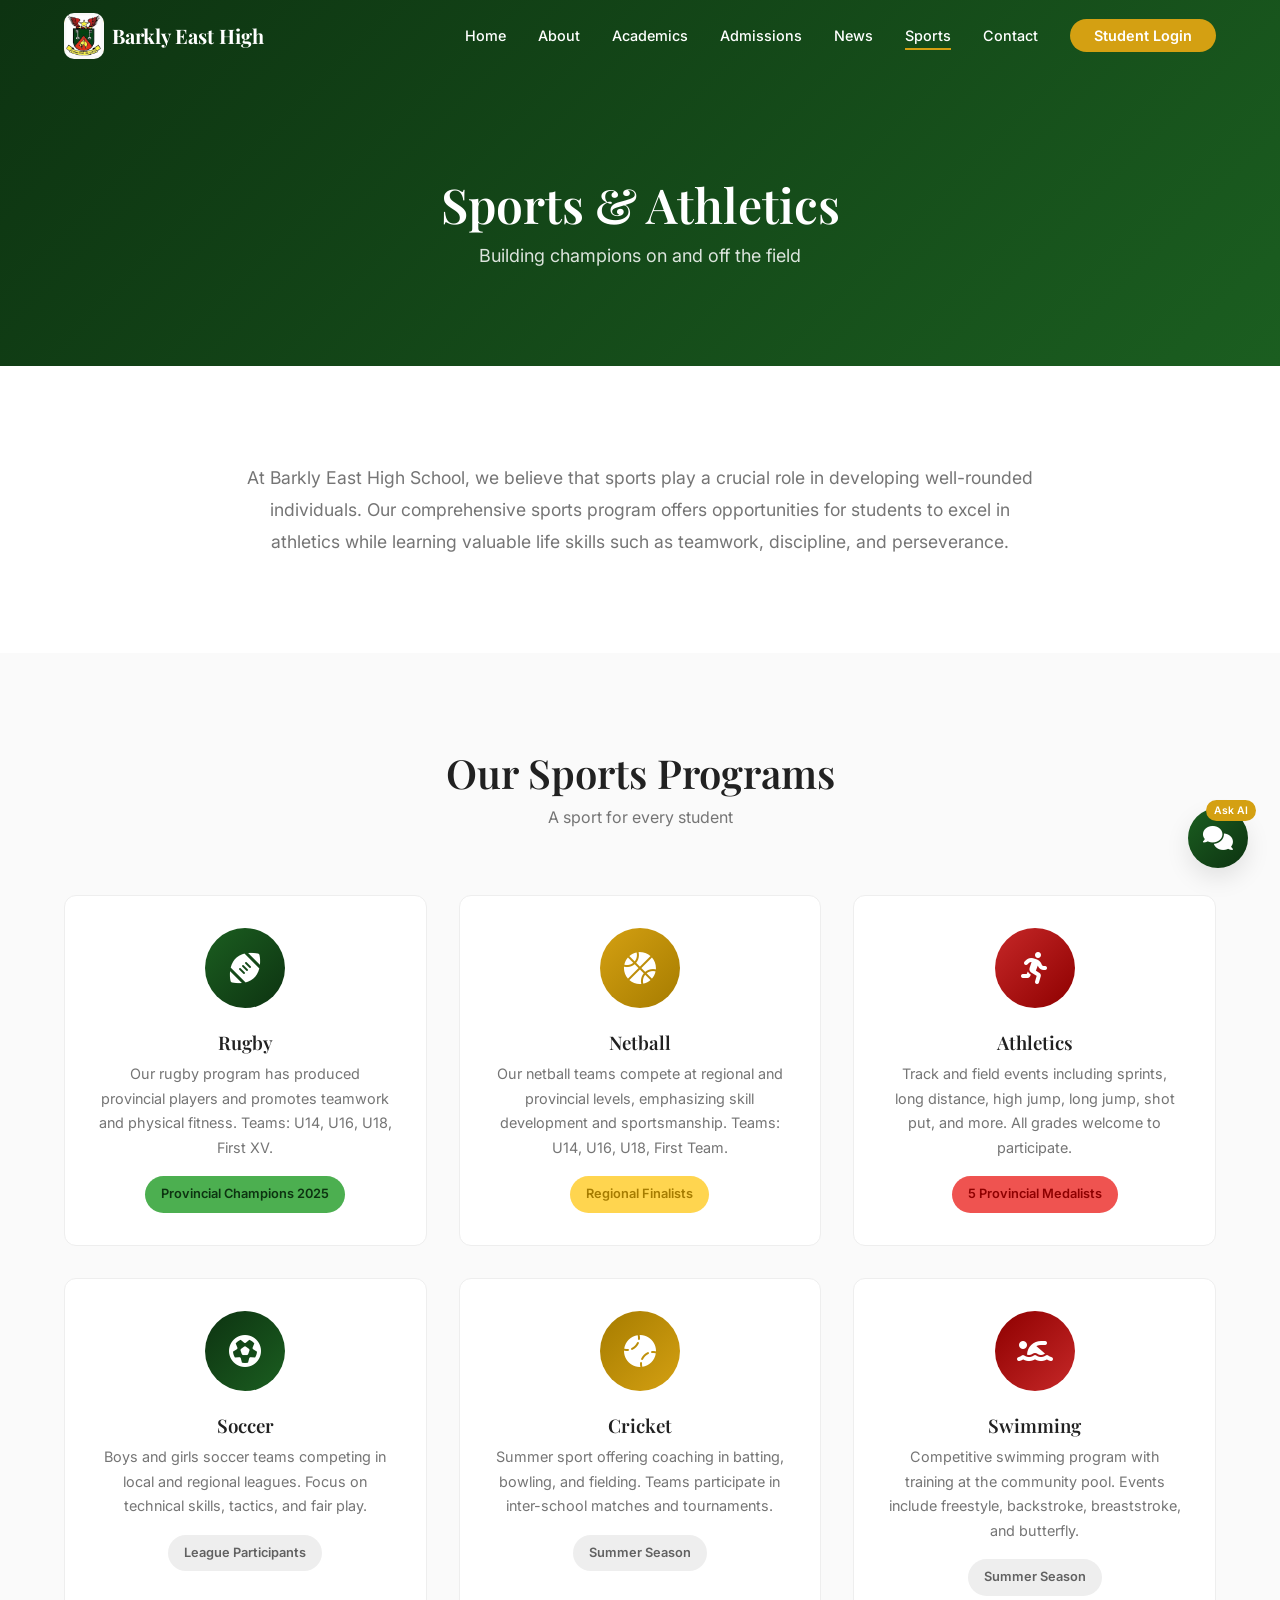
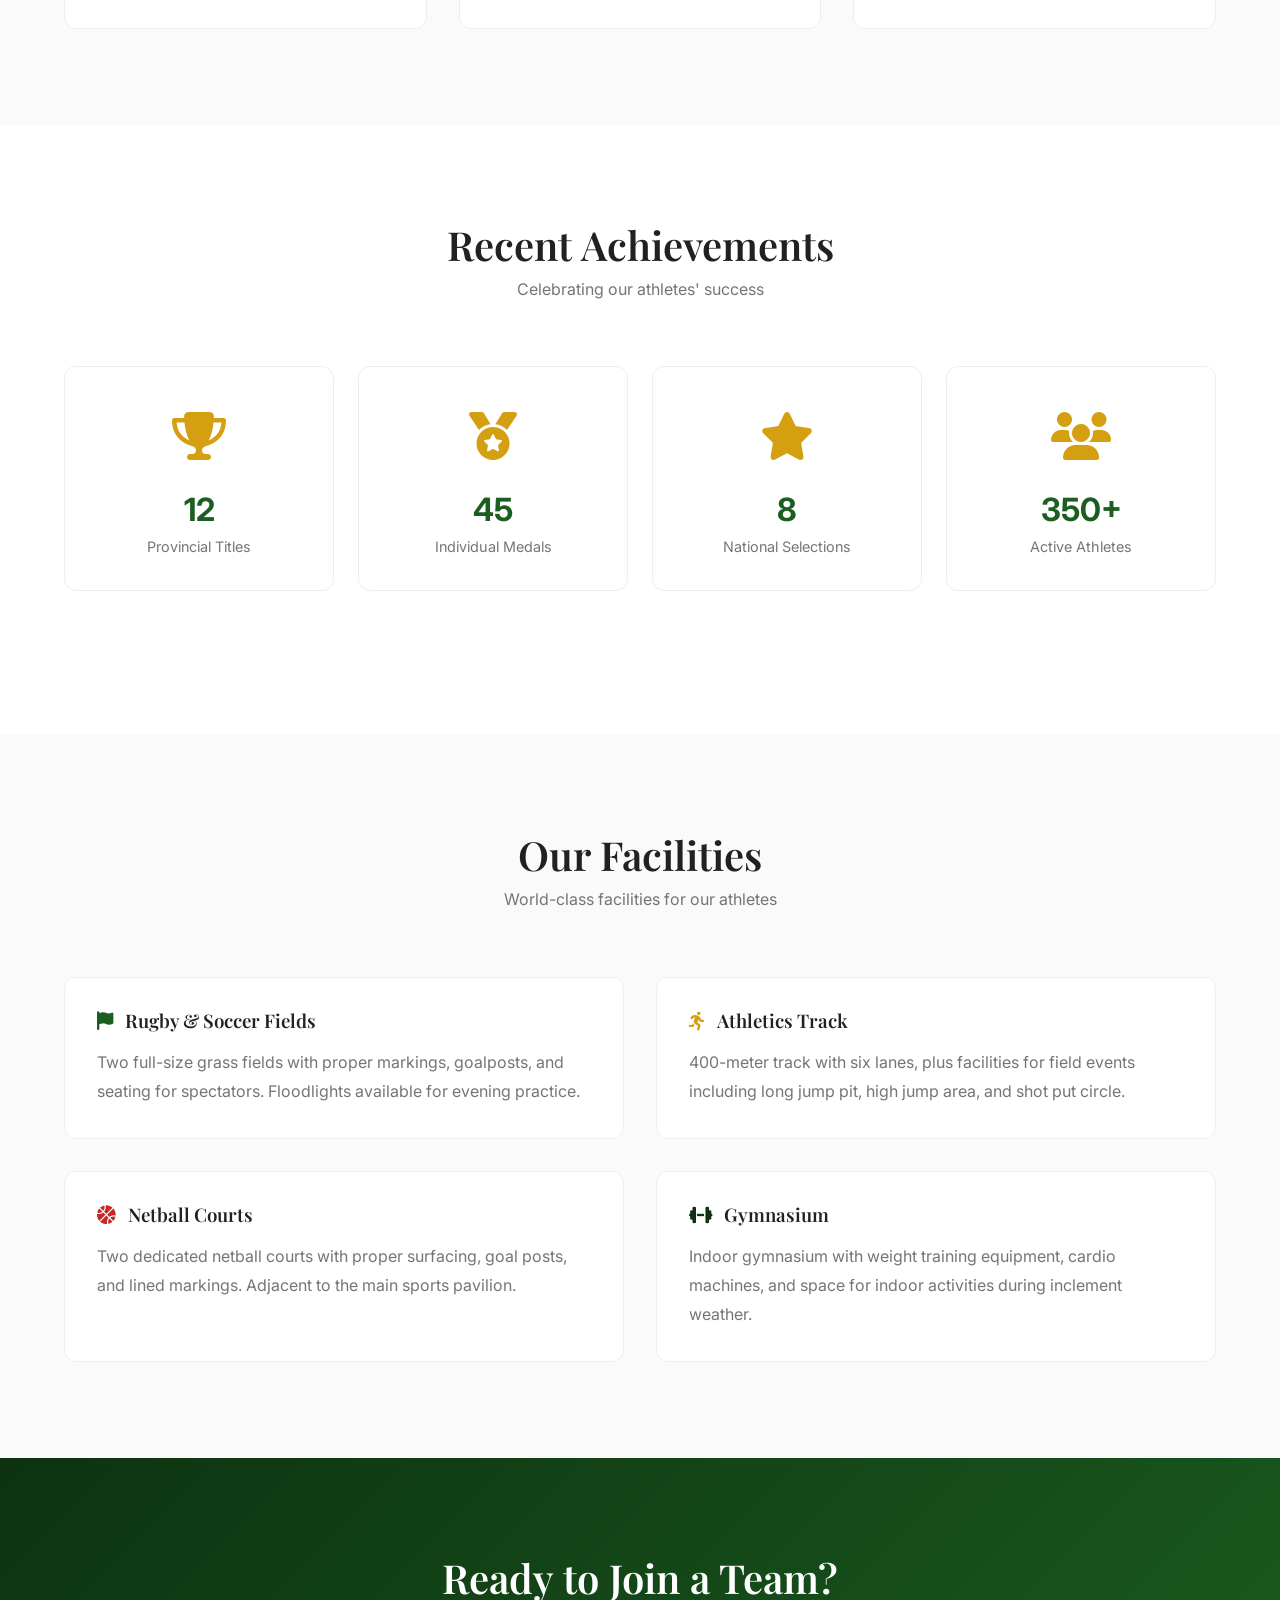
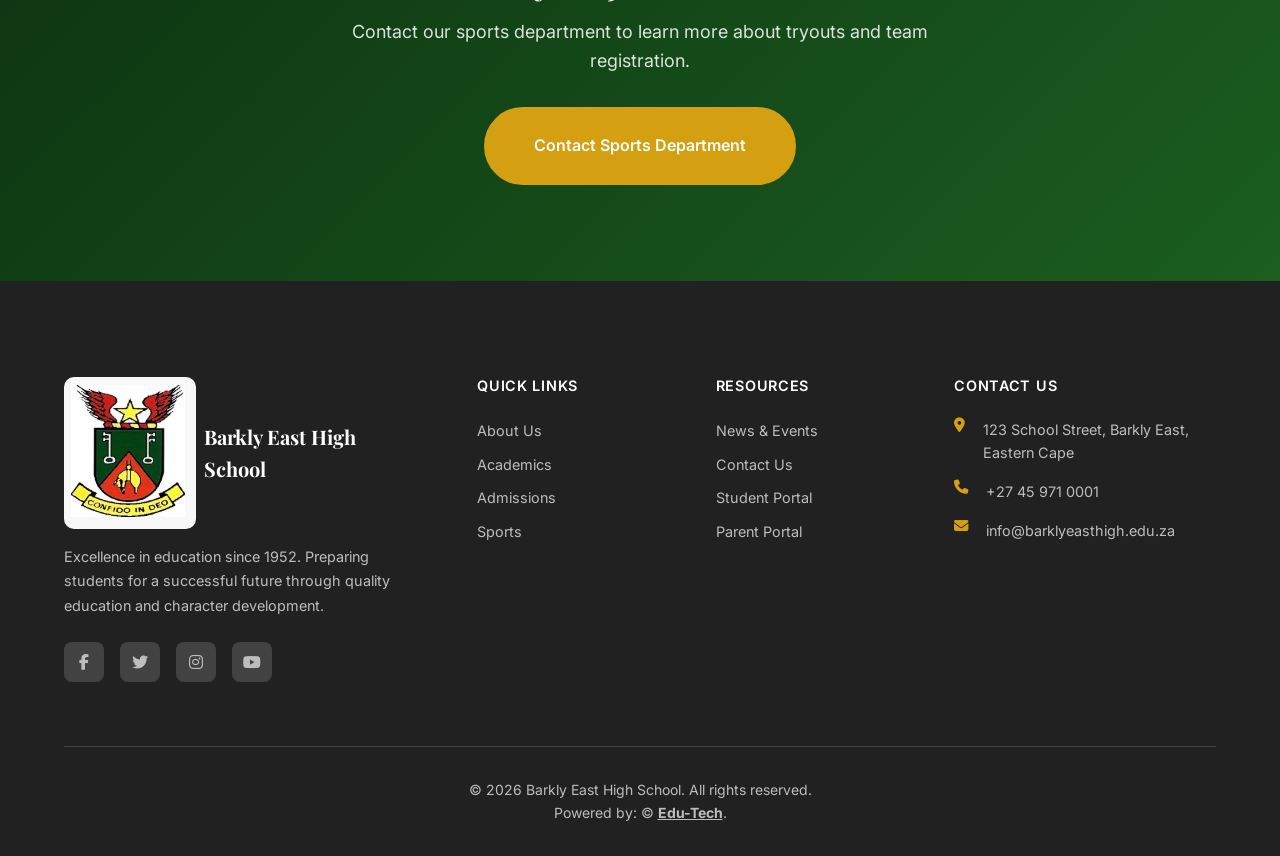
<file: sports.html>
<!DOCTYPE html>
<html lang="en">
<head>
    <meta charset="UTF-8">
    <meta name="viewport" content="width=device-width, initial-scale=1.0">
    <title>Sports - Barkly East High School</title>
    <link rel="icon" type="image/png" href="images/BEHS_logo.png">
    <link rel="preconnect" href="https://fonts.googleapis.com">
    <link rel="preconnect" href="https://fonts.gstatic.com" crossorigin>
    <link href="https://fonts.googleapis.com/css2?family=Playfair+Display:wght@400;600;700&family=Inter:wght@300;400;500;600&display=swap" rel="stylesheet">
    <link rel="stylesheet" href="https://cdnjs.cloudflare.com/ajax/libs/font-awesome/6.5.1/css/all.min.css">
    <link rel="stylesheet" href="style.css">
</head>
<body>
    <!-- Navigation -->
    <nav class="navbar scrolled" id="navbar">
        <div class="nav-container">
            <a href="index.html" class="nav-logo">
                <div class="logo-icon">
                    <img src="Images/BEHS_logo.png" alt="Barkly East High School Logo" class="barklyEastHighSchoolLogo">
                </div>
                <span class="logo-text">Barkly East High</span>
            </a>
            
            <button class="nav-toggle" id="navToggle" aria-label="Toggle navigation">
                <span></span>
                <span></span>
                <span></span>
            </button>
            
            <ul class="nav-menu" id="navMenu">
                <li><a href="index.html" class="nav-link">Home</a></li>
                <li><a href="about.html" class="nav-link">About</a></li>
                <li><a href="academics.html" class="nav-link">Academics</a></li>
                <li><a href="admissions.html" class="nav-link">Admissions</a></li>
                <li><a href="news.html" class="nav-link">News</a></li>
                <li><a href="sports.html" class="nav-link active">Sports</a></li>
                <li><a href="contact.html" class="nav-link">Contact</a></li>
                <li><a href="login.html" class="nav-link btn-login">Student Login</a></li>
            </ul>
        </div>
    </nav>

    <!-- Page Header -->
    <section class="page-header">
        <div class="container">
            <h1 data-testid="sports-page-title">Sports & Athletics</h1>
            <p>Building champions on and off the field</p>
        </div>
    </section>

    <!-- Sports Overview -->
    <section class="content-section">
        <div class="container">
            <div style="max-width: 800px; margin: 0 auto; text-align: center;">
                <p style="color: var(--gray-600); line-height: 1.8; font-size: 1.1rem;">
                    At Barkly East High School, we believe that sports play a crucial role in developing well-rounded individuals. Our comprehensive sports program offers opportunities for students to excel in athletics while learning valuable life skills such as teamwork, discipline, and perseverance.
                </p>
            </div>
        </div>
    </section>

    <!-- Sports Programs -->
    <section class="content-section alt">
        <div class="container">
            <div class="section-header">
                <h2 class="section-title">Our Sports Programs</h2>
                <p class="section-subtitle">A sport for every student</p>
            </div>
            
            <div style="display: grid; grid-template-columns: repeat(3, 1fr); gap: 2rem;">
                <!-- Rugby -->
                <div class="card" data-testid="sport-rugby" style="text-align: center;">
                    <div style="width: 80px; height: 80px; background: linear-gradient(135deg, var(--green-primary), var(--green-dark)); border-radius: 50%; display: flex; align-items: center; justify-content: center; margin: 0 auto 1.5rem; color: white; font-size: 2rem;">
                        <i class="fas fa-football-ball"></i>
                    </div>
                    <h3 style="margin-bottom: 0.5rem;">Rugby</h3>
                    <p style="color: var(--gray-600); font-size: 0.9rem; line-height: 1.7;">Our rugby program has produced provincial players and promotes teamwork and physical fitness. Teams: U14, U16, U18, First XV.</p>
                    <span style="display: inline-block; margin-top: 1rem; padding: 0.5rem 1rem; background: var(--green-light); color: var(--green-dark); border-radius: var(--radius-full); font-size: 0.8rem; font-weight: 600;">Provincial Champions 2025</span>
                </div>

                <!-- Netball -->
                <div class="card" data-testid="sport-netball" style="text-align: center;">
                    <div style="width: 80px; height: 80px; background: linear-gradient(135deg, var(--gold-primary), var(--gold-dark)); border-radius: 50%; display: flex; align-items: center; justify-content: center; margin: 0 auto 1.5rem; color: white; font-size: 2rem;">
                        <i class="fas fa-basketball-ball"></i>
                    </div>
                    <h3 style="margin-bottom: 0.5rem;">Netball</h3>
                    <p style="color: var(--gray-600); font-size: 0.9rem; line-height: 1.7;">Our netball teams compete at regional and provincial levels, emphasizing skill development and sportsmanship. Teams: U14, U16, U18, First Team.</p>
                    <span style="display: inline-block; margin-top: 1rem; padding: 0.5rem 1rem; background: var(--gold-light); color: var(--gold-dark); border-radius: var(--radius-full); font-size: 0.8rem; font-weight: 600;">Regional Finalists</span>
                </div>

                <!-- Athletics -->
                <div class="card" data-testid="sport-athletics" style="text-align: center;">
                    <div style="width: 80px; height: 80px; background: linear-gradient(135deg, var(--red-primary), var(--red-dark)); border-radius: 50%; display: flex; align-items: center; justify-content: center; margin: 0 auto 1.5rem; color: white; font-size: 2rem;">
                        <i class="fas fa-running"></i>
                    </div>
                    <h3 style="margin-bottom: 0.5rem;">Athletics</h3>
                    <p style="color: var(--gray-600); font-size: 0.9rem; line-height: 1.7;">Track and field events including sprints, long distance, high jump, long jump, shot put, and more. All grades welcome to participate.</p>
                    <span style="display: inline-block; margin-top: 1rem; padding: 0.5rem 1rem; background: var(--red-light); color: var(--red-dark); border-radius: var(--radius-full); font-size: 0.8rem; font-weight: 600;">5 Provincial Medalists</span>
                </div>

                <!-- Soccer -->
                <div class="card" data-testid="sport-soccer" style="text-align: center;">
                    <div style="width: 80px; height: 80px; background: linear-gradient(135deg, var(--green-dark), var(--green-primary)); border-radius: 50%; display: flex; align-items: center; justify-content: center; margin: 0 auto 1.5rem; color: white; font-size: 2rem;">
                        <i class="fas fa-futbol"></i>
                    </div>
                    <h3 style="margin-bottom: 0.5rem;">Soccer</h3>
                    <p style="color: var(--gray-600); font-size: 0.9rem; line-height: 1.7;">Boys and girls soccer teams competing in local and regional leagues. Focus on technical skills, tactics, and fair play.</p>
                    <span style="display: inline-block; margin-top: 1rem; padding: 0.5rem 1rem; background: var(--gray-200); color: var(--gray-700); border-radius: var(--radius-full); font-size: 0.8rem; font-weight: 600;">League Participants</span>
                </div>

                <!-- Cricket -->
                <div class="card" data-testid="sport-cricket" style="text-align: center;">
                    <div style="width: 80px; height: 80px; background: linear-gradient(135deg, var(--gold-dark), var(--gold-primary)); border-radius: 50%; display: flex; align-items: center; justify-content: center; margin: 0 auto 1.5rem; color: white; font-size: 2rem;">
                        <i class="fas fa-baseball-ball"></i>
                    </div>
                    <h3 style="margin-bottom: 0.5rem;">Cricket</h3>
                    <p style="color: var(--gray-600); font-size: 0.9rem; line-height: 1.7;">Summer sport offering coaching in batting, bowling, and fielding. Teams participate in inter-school matches and tournaments.</p>
                    <span style="display: inline-block; margin-top: 1rem; padding: 0.5rem 1rem; background: var(--gray-200); color: var(--gray-700); border-radius: var(--radius-full); font-size: 0.8rem; font-weight: 600;">Summer Season</span>
                </div>

                <!-- Swimming -->
                <div class="card" data-testid="sport-swimming" style="text-align: center;">
                    <div style="width: 80px; height: 80px; background: linear-gradient(135deg, var(--red-dark), var(--red-primary)); border-radius: 50%; display: flex; align-items: center; justify-content: center; margin: 0 auto 1.5rem; color: white; font-size: 2rem;">
                        <i class="fas fa-swimmer"></i>
                    </div>
                    <h3 style="margin-bottom: 0.5rem;">Swimming</h3>
                    <p style="color: var(--gray-600); font-size: 0.9rem; line-height: 1.7;">Competitive swimming program with training at the community pool. Events include freestyle, backstroke, breaststroke, and butterfly.</p>
                    <span style="display: inline-block; margin-top: 1rem; padding: 0.5rem 1rem; background: var(--gray-200); color: var(--gray-700); border-radius: var(--radius-full); font-size: 0.8rem; font-weight: 600;">Summer Season</span>
                </div>
            </div>
        </div>
    </section>

    <!-- Achievements -->
    <section class="content-section">
        <div class="container">
            <div class="section-header">
                <h2 class="section-title">Recent Achievements</h2>
                <p class="section-subtitle">Celebrating our athletes' success</p>
            </div>
            
            <div style="display: grid; grid-template-columns: repeat(4, 1fr); gap: 1.5rem; margin-bottom: 3rem;">
                <div class="card text-center" data-testid="achievement-1">
                    <div style="font-size: 3rem; color: var(--gold-primary); margin-bottom: 0.5rem;"><i class="fas fa-trophy"></i></div>
                    <div style="font-size: 2rem; font-weight: 700; color: var(--green-primary);">12</div>
                    <p style="color: var(--gray-600); font-size: 0.9rem;">Provincial Titles</p>
                </div>
                <div class="card text-center" data-testid="achievement-2">
                    <div style="font-size: 3rem; color: var(--gold-primary); margin-bottom: 0.5rem;"><i class="fas fa-medal"></i></div>
                    <div style="font-size: 2rem; font-weight: 700; color: var(--green-primary);">45</div>
                    <p style="color: var(--gray-600); font-size: 0.9rem;">Individual Medals</p>
                </div>
                <div class="card text-center" data-testid="achievement-3">
                    <div style="font-size: 3rem; color: var(--gold-primary); margin-bottom: 0.5rem;"><i class="fas fa-star"></i></div>
                    <div style="font-size: 2rem; font-weight: 700; color: var(--green-primary);">8</div>
                    <p style="color: var(--gray-600); font-size: 0.9rem;">National Selections</p>
                </div>
                <div class="card text-center" data-testid="achievement-4">
                    <div style="font-size: 3rem; color: var(--gold-primary); margin-bottom: 0.5rem;"><i class="fas fa-users"></i></div>
                    <div style="font-size: 2rem; font-weight: 700; color: var(--green-primary);">350+</div>
                    <p style="color: var(--gray-600); font-size: 0.9rem;">Active Athletes</p>
                </div>
            </div>
        </div>
    </section>

    <!-- Sports Facilities -->
    <section class="content-section alt">
        <div class="container">
            <div class="section-header">
                <h2 class="section-title">Our Facilities</h2>
                <p class="section-subtitle">World-class facilities for our athletes</p>
            </div>
            
            <div style="display: grid; grid-template-columns: repeat(2, 1fr); gap: 2rem;">
                <div class="card" data-testid="facility-1">
                    <h3 style="display: flex; align-items: center; gap: 0.75rem; margin-bottom: 1rem;">
                        <i class="fas fa-flag" style="color: var(--green-primary);"></i>
                        Rugby & Soccer Fields
                    </h3>
                    <p style="color: var(--gray-600); line-height: 1.8;">
                        Two full-size grass fields with proper markings, goalposts, and seating for spectators. Floodlights available for evening practice.
                    </p>
                </div>
                <div class="card" data-testid="facility-2">
                    <h3 style="display: flex; align-items: center; gap: 0.75rem; margin-bottom: 1rem;">
                        <i class="fas fa-running" style="color: var(--gold-primary);"></i>
                        Athletics Track
                    </h3>
                    <p style="color: var(--gray-600); line-height: 1.8;">
                        400-meter track with six lanes, plus facilities for field events including long jump pit, high jump area, and shot put circle.
                    </p>
                </div>
                <div class="card" data-testid="facility-3">
                    <h3 style="display: flex; align-items: center; gap: 0.75rem; margin-bottom: 1rem;">
                        <i class="fas fa-basketball-ball" style="color: var(--red-primary);"></i>
                        Netball Courts
                    </h3>
                    <p style="color: var(--gray-600); line-height: 1.8;">
                        Two dedicated netball courts with proper surfacing, goal posts, and lined markings. Adjacent to the main sports pavilion.
                    </p>
                </div>
                <div class="card" data-testid="facility-4">
                    <h3 style="display: flex; align-items: center; gap: 0.75rem; margin-bottom: 1rem;">
                        <i class="fas fa-dumbbell" style="color: var(--green-dark);"></i>
                        Gymnasium
                    </h3>
                    <p style="color: var(--gray-600); line-height: 1.8;">
                        Indoor gymnasium with weight training equipment, cardio machines, and space for indoor activities during inclement weather.
                    </p>
                </div>
            </div>
        </div>
    </section>

    <!-- Join Section -->
    <section class="cta-section">
        <div class="container">
            <div class="cta-content">
                <h2>Ready to Join a Team?</h2>
                <p>Contact our sports department to learn more about tryouts and team registration.</p>
                <a href="contact.html" class="btn btn-primary btn-lg" data-testid="sports-contact-btn">Contact Sports Department</a>
            </div>
        </div>
    </section>

    <!-- Footer -->
    <footer class="footer">
        <div class="container">
            <div class="footer-grid">
                <div class="footer-brand">
                    <a href="index.html" class="footer-logo">
                        <img src="Images/BEHS_logo.png" alt="Barkly East High School Logo" class="barklyEastHighSchoolLogo">
                        <span>Barkly East High School</span>
                    </a>
                    <p>Excellence in education since 1952. Preparing students for a successful future through quality education and character development.</p>
                    <div class="social-links">
                        <a href="#" aria-label="Facebook"><i class="fab fa-facebook-f"></i></a>
                        <a href="#" aria-label="Twitter"><i class="fab fa-twitter"></i></a>
                        <a href="#" aria-label="Instagram"><i class="fab fa-instagram"></i></a>
                        <a href="#" aria-label="YouTube"><i class="fab fa-youtube"></i></a>
                    </div>
                </div>
                <div class="footer-links">
                    <h4>Quick Links</h4>
                    <ul>
                        <li><a href="about.html">About Us</a></li>
                        <li><a href="academics.html">Academics</a></li>
                        <li><a href="admissions.html">Admissions</a></li>
                        <li><a href="sports.html">Sports</a></li>
                    </ul>
                </div>
                <div class="footer-links">
                    <h4>Resources</h4>
                    <ul>
                        <li><a href="news.html">News & Events</a></li>
                        <li><a href="contact.html">Contact Us</a></li>
                        <li><a href="login.html">Student Portal</a></li>
                        <li><a href="parent-portal.html">Parent Portal</a></li>
                    </ul>
                </div>
                <div class="footer-contact">
                    <h4>Contact Us</h4>
                    <ul>
                        <li><i class="fas fa-map-marker-alt"></i> 123 School Street, Barkly East, Eastern Cape</li>
                        <li><i class="fas fa-phone"></i> +27 45 971 0001</li>
                        <li><i class="fas fa-envelope"></i> info@barklyeasthigh.edu.za</li>
                    </ul>
                </div>
            </div>
            <div class="footer-bottom">
                <p>&copy; 2026 Barkly East High School. All rights reserved.</p>
                <p>Powered by: &copy; <a href="https://romeooemor.github.io/Edu-Tech/"><b><u>Edu-Tech</u></b></a>.</p>
            </div>
        </div>
    </footer>

    <!-- Chatbot Widget -->
    <div class="chatbot-widget" id="chatbotWidget" data-testid="chatbot-widget">
        <button class="chatbot-toggle" id="chatbotToggle" data-testid="chatbot-toggle">
            <i class="fas fa-comments"></i>
            <span class="chatbot-badge">Ask AI</span>
        </button>
        <div class="chatbot-container" id="chatbotContainer">
            <div class="chatbot-header">
                <div class="chatbot-header-info">
                    <i class="fas fa-robot"></i>
                    <span>School Assistant</span>
                </div>
                <button class="chatbot-close" id="chatbotClose" data-testid="chatbot-close">
                    <i class="fas fa-times"></i>
                </button>
            </div>
            <div class="chatbot-messages" id="chatbotMessages" data-testid="chatbot-messages">
                <div class="chat-message bot">
                    <div class="message-content">
                        <p>Hello! I'm your school assistant. How can I help you today?</p>
                    </div>
                </div>
            </div>
            <div class="chatbot-input-container">
                <input type="text" id="chatbotInput" class="chatbot-input" placeholder="Type your question..." data-testid="chatbot-input">
                <button id="chatbotSend" class="chatbot-send" data-testid="chatbot-send">
                    <i class="fas fa-paper-plane"></i>
                </button>
            </div>
        </div>
    </div>

    <script src="script.js"></script>
    <style>
        @media (max-width: 968px) {
            [style*="grid-template-columns: repeat(4"] { grid-template-columns: repeat(2, 1fr) !important; }
            [style*="grid-template-columns: repeat(3"] { grid-template-columns: repeat(2, 1fr) !important; }
        }
        @media (max-width: 576px) {
            [style*="grid-template-columns: repeat"] { grid-template-columns: 1fr !important; }
        }
    </style>
</body>
</html>
</file>
<file: style.css>
/* ========================================
   Barkly East High School - Main Stylesheet
   Theme: Green, Gold, Red (Modern Minimalist)
   ======================================== */

/* CSS Variables */
:root {
    /* Primary Colors */
    --green-primary: #1B5E20;
    --green-dark: #0D3311;
    --green-light: #4CAF50;
    
    --gold-primary: #D4A012;
    --gold-dark: #A67C00;
    --gold-light: #FFD54F;
    
    --red-primary: #C62828;
    --red-dark: #8E0000;
    --red-light: #EF5350;
    
    /* Neutral Colors */
    --white: #FFFFFF;
    --off-white: #FAFAFA;
    --gray-100: #F5F5F5;
    --gray-200: #EEEEEE;
    --gray-300: #E0E0E0;
    --gray-400: #BDBDBD;
    --gray-500: #9E9E9E;
    --gray-600: #757575;
    --gray-700: #616161;
    --gray-800: #424242;
    --gray-900: #212121;
    --black: #0A0A0A;
    
    /* Typography */
    --font-heading: 'Playfair Display', Georgia, serif;
    --font-body: 'Inter', -apple-system, BlinkMacSystemFont, sans-serif;
    
    /* Spacing */
    --space-xs: 0.25rem;
    --space-sm: 0.5rem;
    --space-md: 1rem;
    --space-lg: 1.5rem;
    --space-xl: 2rem;
    --space-2xl: 3rem;
    --space-3xl: 4rem;
    --space-4xl: 6rem;
    
    /* Borders & Shadows */
    --radius-sm: 4px;
    --radius-md: 8px;
    --radius-lg: 12px;
    --radius-xl: 16px;
    --radius-full: 9999px;
    
    --shadow-sm: 0 1px 2px rgba(0, 0, 0, 0.05);
    --shadow-md: 0 4px 6px rgba(0, 0, 0, 0.07);
    --shadow-lg: 0 10px 25px rgba(0, 0, 0, 0.1);
    --shadow-xl: 0 20px 40px rgba(0, 0, 0, 0.15);
    
    /* Transitions */
    --transition-fast: 150ms ease;
    --transition-base: 250ms ease;
    --transition-slow: 350ms ease;
}

.barklyEastHighSchoolLogo{
  border-radius: 10px;
}

/* Reset & Base */
*, *::before, *::after {
    box-sizing: border-box;
    margin: 0;
    padding: 0;
}

html {
    scroll-behavior: smooth;
    font-size: 16px;
}

body {
    font-family: var(--font-body);
    font-weight: 400;
    line-height: 1.6;
    color: var(--gray-800);
    background-color: var(--white);
    -webkit-font-smoothing: antialiased;
    -moz-osx-font-smoothing: grayscale;
}

h1, h2, h3, h4, h5, h6 {
    font-family: var(--font-heading);
    font-weight: 600;
    line-height: 1.2;
    color: var(--gray-900);
}

a {
    color: inherit;
    text-decoration: none;
    transition: color var(--transition-fast);
}

img {
    max-width: 100%;
    height: auto;
    display: block;
}

ul, ol {
    list-style: none;
}

button {
    font-family: inherit;
    cursor: pointer;
    border: none;
    background: none;
}

input, textarea, select {
    font-family: inherit;
    font-size: inherit;
}

/* Container */
.container {
    width: 100%;
    max-width: 1200px;
    margin: 0 auto;
    padding: 0 var(--space-lg);
}

/* ========================================
   NAVIGATION
   ======================================== */
.navbar {
    position: fixed;
    top: 0;
    left: 0;
    right: 0;
    z-index: 1000;
    background: transparent;
    padding: var(--space-md) 0;
    transition: all var(--transition-base);
}

.navbar.scrolled {
    background: var(--white);
    box-shadow: var(--shadow-md);
    padding: var(--space-sm) 0;
}

.nav-container {
    display: flex;
    justify-content: space-between;
    align-items: center;
    max-width: 1200px;
    margin: 0 auto;
    padding: 0 var(--space-lg);
}

.nav-logo {
    display: flex;
    align-items: center;
    gap: var(--space-sm);
    font-family: var(--font-heading);
    font-weight: 700;
    font-size: 1.25rem;
    color: var(--white);
    transition: color var(--transition-fast);
}

.navbar.scrolled .nav-logo {
    color: var(--green-primary);
}

.logo-icon {
    width: 40px;
    height: 40px;
    display: flex;
    align-items: center;
    justify-content: center;
    background: var(--gold-primary);
    border-radius: var(--radius-md);
    color: var(--white);
    font-size: 1.25rem;
}

.nav-menu {
    display: flex;
    align-items: center;
    gap: var(--space-xl);
}

.nav-link {
    font-size: 0.9rem;
    font-weight: 500;
    color: var(--white);
    padding: var(--space-xs) 0;
    position: relative;
    transition: color var(--transition-fast);
}

.navbar.scrolled .nav-link {
    color: var(--gray-700);
}

.nav-link::after {
    content: '';
    position: absolute;
    bottom: -2px;
    left: 0;
    width: 0;
    height: 2px;
    background: var(--gold-primary);
    transition: width var(--transition-base);
}

.nav-link:hover::after,
.nav-link.active::after {
    width: 100%;
}

.nav-link:hover {
    color: var(--gold-primary);
}

.navbar.scrolled .nav-link:hover {
    color: var(--gold-primary);
}

.btn-login {
    background: var(--gold-primary);
    color: var(--white) !important;
    padding: var(--space-sm) var(--space-lg) !important;
    border-radius: var(--radius-full);
    font-weight: 600;
}

.btn-login:hover {
    background: var(--gold-dark);
}

.btn-login::after {
    display: none;
}

/* Mobile Navigation */
.nav-toggle {
    display: none;
    flex-direction: column;
    gap: 5px;
    padding: var(--space-sm);
    z-index: 1001;
}

.nav-toggle span {
    width: 24px;
    height: 2px;
    background: var(--white);
    transition: all var(--transition-base);
}

.navbar.scrolled .nav-toggle span {
    background: var(--gray-800);
}

@media (max-width: 968px) {
    .nav-toggle {
        display: flex;
    }
    
    .nav-menu {
        position: fixed;
        top: 0;
        right: -100%;
        width: 100%;
        max-width: 320px;
        height: 100vh;
        background: var(--white);
        flex-direction: column;
        justify-content: center;
        gap: var(--space-xl);
        padding: var(--space-2xl);
        box-shadow: var(--shadow-xl);
        transition: right var(--transition-base);
    }
    
    .nav-menu.active {
        right: 0;
    }
    
    .nav-link {
        color: var(--gray-800);
        font-size: 1.1rem;
    }
    
    .nav-toggle.active span:nth-child(1) {
        transform: rotate(45deg) translate(5px, 5px);
    }
    
    .nav-toggle.active span:nth-child(2) {
        opacity: 0;
    }
    
    .nav-toggle.active span:nth-child(3) {
        transform: rotate(-45deg) translate(5px, -5px);
    }
}

/* ========================================
   HERO SECTION
   ======================================== */
.hero {
    position: relative;
    min-height: 100vh;
    display: flex;
    align-items: center;
    justify-content: center;
    background: linear-gradient(135deg, var(--green-dark) 0%, var(--green-primary) 100%);
    overflow: hidden;
}

.hero::before {
    content: '';
    position: absolute;
    top: 0;
    left: 0;
    right: 0;
    bottom: 0;
    background: url("data:image/svg+xml,%3Csvg width='60' height='60' viewBox='0 0 60 60' xmlns='http://www.w3.org/2000/svg'%3E%3Cg fill='none' fill-rule='evenodd'%3E%3Cg fill='%23ffffff' fill-opacity='0.03'%3E%3Cpath d='M36 34v-4h-2v4h-4v2h4v4h2v-4h4v-2h-4zm0-30V0h-2v4h-4v2h4v4h2V6h4V4h-4zM6 34v-4H4v4H0v2h4v4h2v-4h4v-2H6zM6 4V0H4v4H0v2h4v4h2V6h4V4H6z'/%3E%3C/g%3E%3C/g%3E%3C/svg%3E");
    opacity: 0.5;
}

.hero-overlay {
    position: absolute;
    top: 0;
    left: 0;
    right: 0;
    bottom: 0;
    background: radial-gradient(ellipse at center, transparent 0%, rgba(0,0,0,0.3) 100%);
}

.hero-content {
    position: relative;
    z-index: 1;
    text-align: center;
    padding: var(--space-2xl);
    max-width: 800px;
}

.hero-title {
    font-size: clamp(2.5rem, 6vw, 4.5rem);
    color: var(--white);
    margin-bottom: var(--space-lg);
    letter-spacing: -0.02em;
    padding-top: 30px;
}

.hero-title .highlight {
    color: var(--gold-primary);
    display: block;
}

.hero-subtitle {
    font-size: clamp(1rem, 2.5vw, 1.25rem);
    color: var(--gold-light);
    font-weight: 500;
    margin-bottom: var(--space-md);
    letter-spacing: 0.1em;
    text-transform: uppercase;
}

.hero-description {
    font-size: clamp(1rem, 2vw, 1.125rem);
    color: rgba(255, 255, 255, 0.85);
    margin-bottom: var(--space-2xl);
    max-width: 600px;
    margin-left: auto;
    margin-right: auto;
}

.hero-buttons {
    display: flex;
    gap: var(--space-md);
    justify-content: center;
    flex-wrap: wrap;
}

.hero-scroll {
    position: absolute;
    bottom: var(--space-2xl);
    left: 50%;
    transform: translateX(-50%);
    display: flex;
    flex-direction: column;
    align-items: center;
    gap: var(--space-sm);
    color: rgba(255, 255, 255, 0.6);
    font-size: 0.875rem;
    animation: bounce 2s infinite;
}

@keyframes bounce {
    0%, 100% { transform: translateX(-50%) translateY(0); }
    50% { transform: translateX(-50%) translateY(10px); }
}

/* ========================================
   BUTTONS
   ======================================== */
.btn {
    display: inline-flex;
    align-items: center;
    justify-content: center;
    gap: var(--space-sm);
    padding: var(--space-md) var(--space-xl);
    font-size: 0.95rem;
    font-weight: 600;
    border-radius: var(--radius-full);
    transition: all var(--transition-base);
    cursor: pointer;
    border: 2px solid transparent;
}

.btn-primary {
    background: var(--gold-primary);
    color: var(--white);
    border-color: var(--gold-primary);
}

.btn-primary:hover {
    background: var(--gold-dark);
    border-color: var(--gold-dark);
    transform: translateY(-2px);
    box-shadow: var(--shadow-lg);
}

.btn-secondary {
    background: transparent;
    color: var(--white);
    border-color: rgba(255, 255, 255, 0.5);
}

.btn-secondary:hover {
    background: rgba(255, 255, 255, 0.1);
    border-color: var(--white);
}

.btn-outline {
    background: transparent;
    color: var(--green-primary);
    border-color: var(--green-primary);
}

.btn-outline:hover {
    background: var(--green-primary);
    color: var(--white);
}

.btn-lg {
    padding: var(--space-lg) var(--space-2xl);
    font-size: 1rem;
}

.btn-red {
    background: var(--red-primary);
    color: var(--white);
    border-color: var(--red-primary);
}

.btn-red:hover {
    background: var(--red-dark);
    border-color: var(--red-dark);
}

/* ========================================
   STATS SECTION
   ======================================== */
.stats {
    background: var(--gray-900);
    padding: var(--space-3xl) 0;
}

.stats-grid {
    display: grid;
    grid-template-columns: repeat(4, 1fr);
    gap: var(--space-xl);
}

.stat-item {
    text-align: center;
}

.stat-number {
    font-family: var(--font-heading);
    font-size: clamp(2rem, 4vw, 3rem);
    font-weight: 700;
    color: var(--gold-primary);
    margin-bottom: var(--space-xs);
}

.stat-label {
    font-size: 0.9rem;
    color: var(--gray-400);
    text-transform: uppercase;
    letter-spacing: 0.05em;
}

@media (max-width: 768px) {
    .stats-grid {
        grid-template-columns: repeat(2, 1fr);
        gap: var(--space-2xl);
    }
}

/* ========================================
   FEATURES SECTION
   ======================================== */
.features {
    padding: var(--space-4xl) 0;
    background: var(--off-white);
}

.section-header {
    text-align: center;
    margin-bottom: var(--space-3xl);
}

.section-title {
    font-size: clamp(1.75rem, 4vw, 2.5rem);
    color: var(--gray-900);
    margin-bottom: var(--space-sm);
}

.section-subtitle {
    font-size: 1rem;
    color: var(--gray-600);
}

.features-grid {
    display: grid;
    grid-template-columns: repeat(4, 1fr);
    gap: var(--space-xl);
}

.feature-card {
    background: var(--white);
    padding: var(--space-2xl);
    border-radius: var(--radius-lg);
    text-align: center;
    transition: all var(--transition-base);
    border: 1px solid var(--gray-200);
}

.feature-card:hover {
    transform: translateY(-8px);
    box-shadow: var(--shadow-lg);
    border-color: transparent;
}

.feature-icon {
    width: 64px;
    height: 64px;
    margin: 0 auto var(--space-lg);
    display: flex;
    align-items: center;
    justify-content: center;
    background: linear-gradient(135deg, var(--green-light) 0%, var(--green-primary) 100%);
    border-radius: var(--radius-lg);
    color: var(--white);
    font-size: 1.5rem;
}

.feature-card:nth-child(2) .feature-icon {
    background: linear-gradient(135deg, var(--gold-light) 0%, var(--gold-primary) 100%);
}

.feature-card:nth-child(3) .feature-icon {
    background: linear-gradient(135deg, var(--red-light) 0%, var(--red-primary) 100%);
}

.feature-card:nth-child(4) .feature-icon {
    background: linear-gradient(135deg, var(--green-primary) 0%, var(--green-dark) 100%);
}

.feature-card h3 {
    font-size: 1.125rem;
    margin-bottom: var(--space-sm);
    color: var(--gray-900);
}

.feature-card p {
    font-size: 0.9rem;
    color: var(--gray-600);
    line-height: 1.7;
}

@media (max-width: 968px) {
    .features-grid {
        grid-template-columns: repeat(2, 1fr);
    }
}

@media (max-width: 576px) {
    .features-grid {
        grid-template-columns: 1fr;
    }
}

/* ========================================
   NEWS PREVIEW SECTION
   ======================================== */
.news-preview {
    padding: var(--space-4xl) 0;
    background: var(--white);
}

.news-grid {
    display: grid;
    grid-template-columns: repeat(3, 1fr);
    gap: var(--space-xl);
    margin-bottom: var(--space-2xl);
}

.news-card {
    background: var(--white);
    border-radius: var(--radius-lg);
    overflow: hidden;
    border: 1px solid var(--gray-200);
    transition: all var(--transition-base);
}

.news-card:hover {
    transform: translateY(-4px);
    box-shadow: var(--shadow-lg);
    border-color: transparent;
}

.news-image {
    height: 160px;
    background: linear-gradient(135deg, var(--green-primary) 0%, var(--green-dark) 100%);
    display: flex;
    align-items: center;
    justify-content: center;
    color: var(--white);
    font-size: 3rem;
}

.news-card:nth-child(2) .news-image {
    background: linear-gradient(135deg, var(--gold-primary) 0%, var(--gold-dark) 100%);
}

.news-card:nth-child(3) .news-image {
    background: linear-gradient(135deg, var(--red-primary) 0%, var(--red-dark) 100%);
}

.news-content {
    padding: var(--space-lg);
}

.news-date {
    font-size: 0.8rem;
    color: var(--gold-primary);
    font-weight: 500;
    text-transform: uppercase;
    letter-spacing: 0.05em;
}

.news-content h3 {
    font-size: 1.1rem;
    margin: var(--space-sm) 0;
    color: var(--gray-900);
    line-height: 1.4;
}

.news-content p {
    font-size: 0.9rem;
    color: var(--gray-600);
    margin-bottom: var(--space-md);
    line-height: 1.6;
}

.news-link {
    display: inline-flex;
    align-items: center;
    gap: var(--space-xs);
    font-size: 0.875rem;
    font-weight: 600;
    color: var(--green-primary);
    transition: gap var(--transition-fast);
}

.news-link:hover {
    gap: var(--space-sm);
    color: var(--gold-primary);
}

.section-cta {
    text-align: center;
}

@media (max-width: 968px) {
    .news-grid {
        grid-template-columns: repeat(2, 1fr);
    }
}

@media (max-width: 576px) {
    .news-grid {
        grid-template-columns: 1fr;
    }
}

/* ========================================
   CTA SECTION
   ======================================== */
.cta-section {
    background: linear-gradient(135deg, var(--green-dark) 0%, var(--green-primary) 100%);
    padding: var(--space-4xl) 0;
    text-align: center;
}

.cta-content h2 {
    font-size: clamp(1.75rem, 4vw, 2.5rem);
    color: var(--white);
    margin-bottom: var(--space-md);
}

.cta-content p {
    font-size: 1.125rem;
    color: rgba(255, 255, 255, 0.85);
    margin-bottom: var(--space-xl);
    max-width: 600px;
    margin-left: auto;
    margin-right: auto;
}

/* ========================================
   FOOTER
   ======================================== */
.footer {
    background: var(--gray-900);
    color: var(--gray-400);
    padding: var(--space-4xl) 0 var(--space-xl);
}

.footer-grid {
    display: grid;
    grid-template-columns: 2fr 1fr 1fr 1.5fr;
    gap: var(--space-3xl);
    margin-bottom: var(--space-3xl);
}

.footer-logo {
    display: inline-flex;
    align-items: center;
    gap: var(--space-sm);
    font-family: var(--font-heading);
    font-size: 1.25rem;
    font-weight: 700;
    color: var(--white);
    margin-bottom: var(--space-md);
}

.footer-logo i {
    color: var(--gold-primary);
}

.footer-brand p {
    font-size: 0.9rem;
    line-height: 1.7;
    margin-bottom: var(--space-lg);
}

.social-links {
    display: flex;
    gap: var(--space-md);
}

.social-links a {
    width: 40px;
    height: 40px;
    display: flex;
    align-items: center;
    justify-content: center;
    background: var(--gray-800);
    border-radius: var(--radius-md);
    color: var(--gray-400);
    transition: all var(--transition-fast);
}

.social-links a:hover {
    background: var(--gold-primary);
    color: var(--white);
    transform: translateY(-2px);
}

.footer-links h4,
.footer-contact h4 {
    font-family: var(--font-body);
    font-size: 0.9rem;
    font-weight: 600;
    color: var(--white);
    text-transform: uppercase;
    letter-spacing: 0.05em;
    margin-bottom: var(--space-lg);
}

.footer-links ul {
    display: flex;
    flex-direction: column;
    gap: var(--space-sm);
}

.footer-links a {
    font-size: 0.9rem;
    transition: color var(--transition-fast);
}

.footer-links a:hover {
    color: var(--gold-primary);
}

.footer-contact ul {
    display: flex;
    flex-direction: column;
    gap: var(--space-md);
}

.footer-contact li {
    display: flex;
    gap: var(--space-md);
    font-size: 0.9rem;
}

.footer-contact i {
    color: var(--gold-primary);
    width: 16px;
}

.footer-bottom {
    padding-top: var(--space-xl);
    border-top: 1px solid var(--gray-800);
    text-align: center;
    font-size: 0.875rem;
}

@media (max-width: 968px) {
    .footer-grid {
        grid-template-columns: repeat(2, 1fr);
    }
}

@media (max-width: 576px) {
    .footer-grid {
        grid-template-columns: 1fr;
        gap: var(--space-2xl);
    }
}

/* ========================================
   CHATBOT WIDGET
   ======================================== */
.chatbot-widget {
    position: fixed;
    bottom: var(--space-xl);
    right: var(--space-xl);
    z-index: 999;
}

.chatbot-toggle {
    width: 60px;
    height: 60px;
    border-radius: 50%;
    background: linear-gradient(135deg, var(--green-primary) 0%, var(--green-dark) 100%);
    color: var(--white);
    font-size: 1.5rem;
    display: flex;
    align-items: center;
    justify-content: center;
    box-shadow: var(--shadow-lg);
    transition: all var(--transition-base);
    position: relative;
}

.chatbot-toggle:hover {
    transform: scale(1.1);
    box-shadow: var(--shadow-xl);
}

.chatbot-badge {
    position: absolute;
    top: -8px;
    right: -8px;
    background: var(--gold-primary);
    color: var(--white);
    font-size: 0.65rem;
    font-weight: 600;
    padding: 4px 8px;
    border-radius: var(--radius-full);
}

.chatbot-container {
    position: absolute;
    bottom: 80px;
    right: 0;
    width: 360px;
    height: 480px;
    background: var(--white);
    border-radius: var(--radius-xl);
    box-shadow: var(--shadow-xl);
    display: none;
    flex-direction: column;
    overflow: hidden;
    animation: slideUp 0.3s ease;
}

.chatbot-container.active {
    display: flex;
}

@keyframes slideUp {
    from {
        opacity: 0;
        transform: translateY(20px);
    }
    to {
        opacity: 1;
        transform: translateY(0);
    }
}

.chatbot-header {
    background: linear-gradient(135deg, var(--green-primary) 0%, var(--green-dark) 100%);
    color: var(--white);
    padding: var(--space-md) var(--space-lg);
    display: flex;
    justify-content: space-between;
    align-items: center;
}

.chatbot-header-info {
    display: flex;
    align-items: center;
    gap: var(--space-sm);
    font-weight: 600;
}

.chatbot-close {
    width: 32px;
    height: 32px;
    display: flex;
    align-items: center;
    justify-content: center;
    border-radius: 50%;
    color: var(--white);
    transition: background var(--transition-fast);
}

.chatbot-close:hover {
    background: rgba(255, 255, 255, 0.2);
}

.chatbot-messages {
    flex: 1;
    overflow-y: auto;
    padding: var(--space-lg);
    display: flex;
    flex-direction: column;
    gap: var(--space-md);
}

.chat-message {
    max-width: 85%;
}

.chat-message.bot {
    align-self: flex-start;
}

.chat-message.user {
    align-self: flex-end;
}

.message-content {
    padding: var(--space-md);
    border-radius: var(--radius-lg);
    font-size: 0.9rem;
    line-height: 1.5;
}

.chat-message.bot .message-content {
    background: var(--gray-100);
    color: var(--gray-800);
    border-bottom-left-radius: var(--radius-sm);
}

.chat-message.user .message-content {
    background: linear-gradient(135deg, var(--green-primary) 0%, var(--green-dark) 100%);
    color: var(--white);
    border-bottom-right-radius: var(--radius-sm);
}

.chatbot-input-container {
    display: flex;
    gap: var(--space-sm);
    padding: var(--space-md);
    border-top: 1px solid var(--gray-200);
}

.chatbot-input {
    flex: 1;
    padding: var(--space-md);
    border: 1px solid var(--gray-300);
    border-radius: var(--radius-full);
    outline: none;
    transition: border-color var(--transition-fast);
}

.chatbot-input:focus {
    border-color: var(--green-primary);
}

.chatbot-send {
    width: 44px;
    height: 44px;
    background: var(--gold-primary);
    color: var(--white);
    border-radius: 50%;
    display: flex;
    align-items: center;
    justify-content: center;
    transition: all var(--transition-fast);
}

.chatbot-send:hover {
    background: var(--gold-dark);
    transform: scale(1.05);
}

@media (max-width: 576px) {
    .chatbot-widget {
        bottom: var(--space-md);
        right: var(--space-md);
    }
    
    .chatbot-container {
        width: calc(100vw - var(--space-2xl));
        max-width: 360px;
        height: 400px;
        right: -8px;
    }
}

/* ========================================
   PAGE SPECIFIC STYLES
   ======================================== */

/* Page Header */
.page-header {
    background: linear-gradient(135deg, var(--green-dark) 0%, var(--green-primary) 100%);
    padding: calc(80px + var(--space-4xl)) 0 var(--space-4xl);
    text-align: center;
}

.page-header h1 {
    font-size: clamp(2rem, 5vw, 3rem);
    color: var(--white);
    margin-bottom: var(--space-sm);
}

.page-header p {
    font-size: 1.125rem;
    color: rgba(255, 255, 255, 0.85);
}

/* Content Section */
.content-section {
    padding: var(--space-4xl) 0;
}

.content-section.alt {
    background: var(--off-white);
}

/* Forms */
.form-group {
    margin-bottom: var(--space-lg);
}

.form-label {
    display: block;
    font-size: 0.9rem;
    font-weight: 500;
    color: var(--gray-700);
    margin-bottom: var(--space-sm);
}

.form-input,
.form-textarea,
.form-select {
    width: 100%;
    padding: var(--space-md);
    border: 1px solid var(--gray-300);
    border-radius: var(--radius-md);
    font-size: 1rem;
    transition: all var(--transition-fast);
    background: var(--white);
}

.form-input:focus,
.form-textarea:focus,
.form-select:focus {
    outline: none;
    border-color: var(--green-primary);
    box-shadow: 0 0 0 3px rgba(27, 94, 32, 0.1);
}

.form-textarea {
    resize: vertical;
    min-height: 120px;
}

/* Cards */
.card {
    background: var(--white);
    border-radius: var(--radius-lg);
    padding: var(--space-xl);
    border: 1px solid var(--gray-200);
    transition: all var(--transition-base);
}

.card:hover {
    box-shadow: var(--shadow-lg);
    border-color: transparent;
}

/* Tables */
.table-container {
    overflow-x: auto;
}

.data-table {
    width: 100%;
    border-collapse: collapse;
}

.data-table th,
.data-table td {
    padding: var(--space-md);
    text-align: left;
    border-bottom: 1px solid var(--gray-200);
}

.data-table th {
    background: var(--gray-100);
    font-weight: 600;
    color: var(--gray-700);
    font-size: 0.875rem;
    text-transform: uppercase;
    letter-spacing: 0.05em;
}

.data-table tr:hover {
    background: var(--gray-50);
}

/* Loading */
.loading {
    display: flex;
    align-items: center;
    justify-content: center;
    gap: var(--space-sm);
    color: var(--gray-500);
}

.loading::after {
    content: '';
    width: 20px;
    height: 20px;
    border: 2px solid var(--gray-300);
    border-top-color: var(--green-primary);
    border-radius: 50%;
    animation: spin 0.8s linear infinite;
}

@keyframes spin {
    to { transform: rotate(360deg); }
}

/* Utility Classes */
.text-center { text-align: center; }
.text-left { text-align: left; }
.text-right { text-align: right; }

.mt-1 { margin-top: var(--space-md); }
.mt-2 { margin-top: var(--space-xl); }
.mt-3 { margin-top: var(--space-2xl); }
.mb-1 { margin-bottom: var(--space-md); }
.mb-2 { margin-bottom: var(--space-xl); }
.mb-3 { margin-bottom: var(--space-2xl); }

.grid-2 {
    display: grid;
    grid-template-columns: repeat(2, 1fr);
    gap: var(--space-xl);
}

.grid-3 {
    display: grid;
    grid-template-columns: repeat(3, 1fr);
    gap: var(--space-xl);
}

@media (max-width: 768px) {
    .grid-2, .grid-3 {
        grid-template-columns: 1fr;
    }
}
</file>
